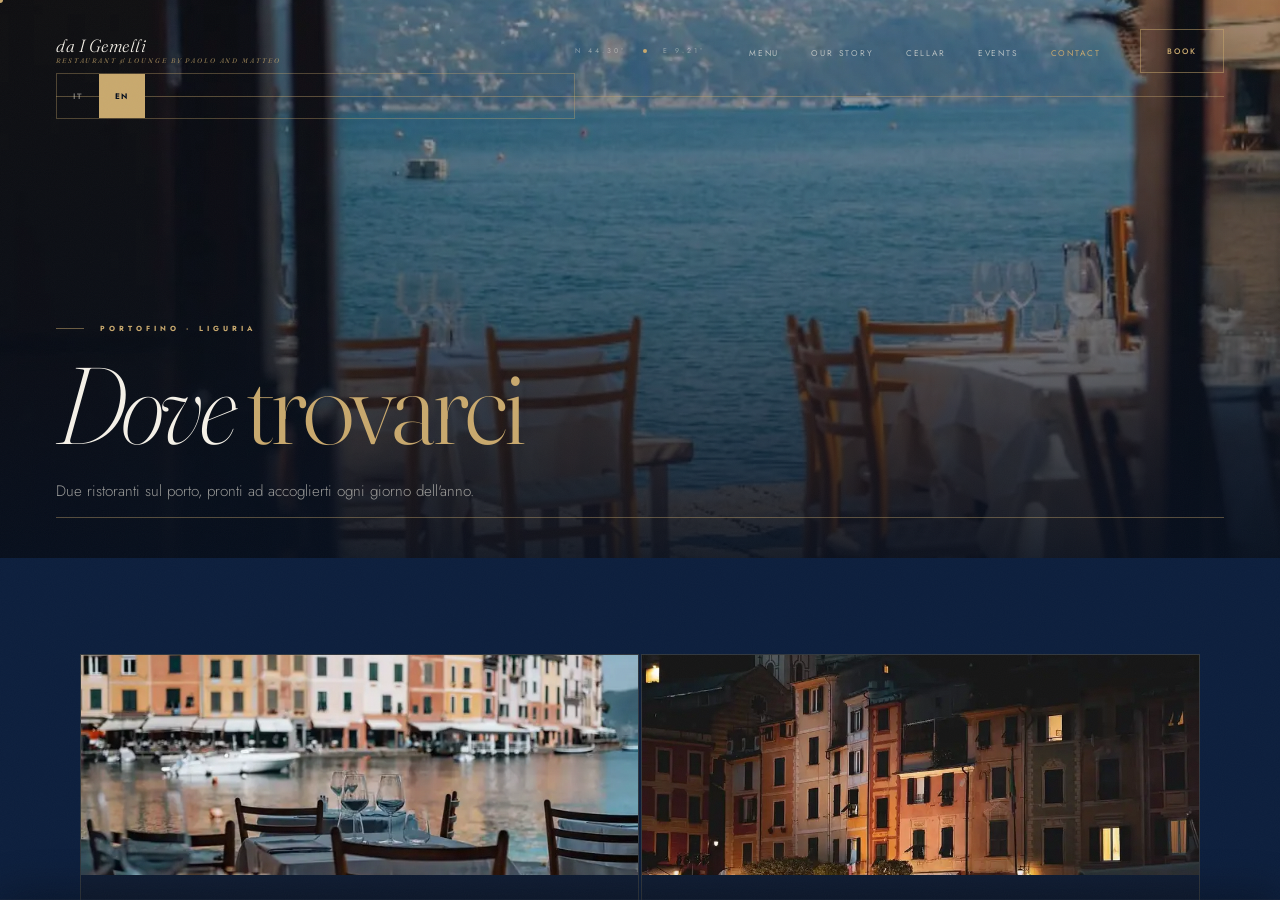
<file: contact.html>
<!DOCTYPE html>
<html lang="en">
<head>
<meta charset="UTF-8"/>
<meta name="viewport" content="width=device-width,initial-scale=1"/>
<meta name="description" content="EN-Dove trovare da I Gemelli a Portofino. Due sedi, orari, telefono, WhatsApp e Google Maps."/>
<meta name="theme-color" content="#07101f"/>
<meta property="og:title" content="Contact & How to Find Us | da I Gemelli · Portofino"/>
<meta property="og:description" content="Dove trovare da I Gemelli a Portofino. Due sedi, orari, telefono, WhatsApp e Google Maps."/>
<title>Contact | Contact & How to Find Us | da I Gemelli · Portofino</title>
<link rel="preconnect" href="https://fonts.googleapis.com"/>
<link rel="preconnect" href="https://fonts.gstatic.com" crossorigin/>
<link rel="preload" as="style" href="https://fonts.googleapis.com/css2?family=Fraunces:ital,opsz,wght@0,9..144,200;0,9..144,300;1,9..144,200;1,9..144,300&family=Jost:wght@300;400;500&display=swap" onload="this.onload=null;this.rel='stylesheet'"/>
<noscript><link rel="stylesheet" href="https://fonts.googleapis.com/css2?family=Fraunces:ital,opsz,wght@0,9..144,200;0,9..144,300;1,9..144,200;1,9..144,300&family=Jost:wght@300;400;500&display=swap"/></noscript>
<link rel="stylesheet" href="../style.css?v=1"/>


<script type="application/ld+json">
{
  "@context":"https://schema.org",
  "@graph":[
    {
      "@type":"Restaurant",
      "@id":"https://daigemelli.com/#molo",
      "name":"da I Gemelli Molo",
      "alternateName":"da I Gemelli",
      "description":"Ristorante di pesce e lounge bar a Portofino dal 1850. Otto generazioni della famiglia Giovannini. Cucina di mare, crudi, oyster bar e cantina vini d'eccellenza.",
      "url":"https://daigemelli.com",
      "telephone":"+390185269089",
      "email":"info@daigemelli.com",
      "image":"https://daigemelli.com/assets/hero.jpg",
      "servesCuisine":["Italian","Seafood","Ligurian","Mediterranean"],
      "priceRange":"€€€€",
      "currenciesAccepted":"EUR",
      "paymentAccepted":"Cash, Credit Card",
      "foundingDate":"1850",
      "address":{
        "@type":"PostalAddress",
        "streetAddress":"Molo Umberto 1-5",
        "addressLocality":"Portofino",
        "addressRegion":"GE",
        "postalCode":"16034",
        "addressCountry":"IT"
      },
      "geo":{
        "@type":"GeoCoordinates",
        "latitude":44.3036,
        "longitude":9.2111
      },
      "openingHoursSpecification":[
        {"@type":"OpeningHoursSpecification","dayOfWeek":["Monday","Wednesday","Thursday","Friday","Saturday","Sunday"],"opens":"12:00","closes":"15:00"},
        {"@type":"OpeningHoursSpecification","dayOfWeek":["Monday","Wednesday","Thursday","Friday","Saturday","Sunday"],"opens":"19:00","closes":"23:00"}
      ],
      "hasMenu":"https://www.daigemelli.com/_files/ugd/67f7ff_ebb62bb31aa44353ab1e8b3e9f1c8681.pdf",
      "sameAs":[
        "https://www.instagram.com/ristorantedaigemelli/",
        "https://www.facebook.com/DaIGemelliPortofino"
      ],
      "parentOrganization":{
        "@type":"Organization",
        "name":"da I Gemelli",
        "foundingDate":"1850",
        "founder":[
          {"@type":"Person","name":"Paolo Giovannini"},
          {"@type":"Person","name":"Matteo Giovannini"}
        ]
      }
    },
    {
      "@type":"Restaurant",
      "@id":"https://daigemelli.com/#marconi",
      "name":"da I Gemelli",
      "description":"Ristorante di pesce e lounge bar a Portofino. Cucina di mare sul porto.",
      "url":"https://daigemelli.com",
      "telephone":"+390185269257",
      "email":"info@daigemelli.com",
      "servesCuisine":["Italian","Seafood","Ligurian"],
      "priceRange":"€€€€",
      "address":{
        "@type":"PostalAddress",
        "streetAddress":"Calata Marconi 7",
        "addressLocality":"Portofino",
        "addressRegion":"GE",
        "postalCode":"16034",
        "addressCountry":"IT"
      },
      "geo":{
        "@type":"GeoCoordinates",
        "latitude":44.3034,
        "longitude":9.2108
      },
      "openingHoursSpecification":[
        {"@type":"OpeningHoursSpecification","dayOfWeek":["Monday","Tuesday","Wednesday","Friday","Saturday","Sunday"],"opens":"12:00","closes":"15:00"},
        {"@type":"OpeningHoursSpecification","dayOfWeek":["Monday","Tuesday","Wednesday","Friday","Saturday","Sunday"],"opens":"19:00","closes":"23:00"}
      ]
    },
    {
      "@type":"WebSite",
      "@id":"https://daigemelli.com/#website",
      "url":"https://daigemelli.com",
      "name":"da I Gemelli · Portofino",
      "inLanguage":["it","en"],
      "description":"Ristorante di pesce e lounge bar a Portofino dal 1850."
    }
  ]
}
</script>
<link rel="alternate" hreflang="en" href="https://daigemelli.com/contatti"/>
<link rel="alternate" hreflang="en" href="https://daigemelli.com/en/contact"/>
<link rel="alternate" hreflang="x-default" href="https://daigemelli.com/contatti"/>
<link rel="icon" type="image/svg+xml" href="../favicon.svg"/>
<link rel="icon" type="image/png" sizes="32x32" href="../favicon-32x32.png"/>
<link rel="icon" type="image/png" sizes="16x16" href="../favicon-16x16.png"/>
<link rel="apple-touch-icon" sizes="180x180" href="../apple-touch-icon.png"/>
<link rel="manifest" href="../site.webmanifest"/>
<meta name="theme-color" content="#07101f"/>
<link rel="canonical" href="https://daigemelli.com/en/contact"/>
</head>
<body class="">
<a class="skip" href="#main">Skip to content</a>

<nav class="nav" aria-label="Principale">
  <a class="nav__brand" href="../index.html" aria-label="da I Gemelli Portofino">
    <div class="nav__brand-name" style="font-family:var(--serif);font-size:1.1rem;font-weight:300;font-style:italic;color:var(--cream);letter-spacing:.03em;font-variation-settings:'opsz' 60">da I Gemelli</div>
    <div class="nav__brand-sub">Restaurant &amp; Lounge by Paolo and Matteo</div>
  </a>
  <div class="nav__center">
    <div class="nav__coord">
      <span>N 44.30°</span><span class="dot"></span><span>E 9.21°</span>
    </div>
  </div>
  <div class="nav__right">
    <ul class="nav__links"><li><a href="menu.html" class="">Menu</a></li><li><a href="our-story.html" class="">Our Story</a></li><li><a href="cellar.html" class="">Cellar</a></li><li><a href="events.html" class="">Events</a></li><li><a href="contact.html" class="active">Contact</a></li></ul>
    <a class="nav__cta" href="https://www.daigemelli.com/prenotazioni" target="_blank" rel="noopener"><span>Book</span></a>
    <button class="burger" aria-label="Menu" aria-expanded="false"><span></span><span></span><span></span></button>
  </div>


<div class="lang-toggle">
      <a href="../index.html" class="lang-btn" hreflang="it">IT</a>
      <span class="lang-btn active">EN</span>
    </div>
</nav>
<div class="mmenu" id="mmenu" role="dialog" aria-modal="true" aria-label="Menu mobile">
  <ul class="mmenu__nav"><li><a href="menu.html">Menu</a></li><li><a href="our-story.html">Our Story</a></li><li><a href="cellar.html">Cellar</a></li><li><a href="events.html">Events</a></li><li><a href="contact.html">Contact</a></li></ul>
    <div class="mmenu__lang">
    <a href="../index.html" class="mmenu__lang-btn">IT</a>
    <span class="mmenu__lang-btn active">EN</span>
  </div>
  <div class="mmenu__cta-wrap">
    <a class="mmenu__cta" href="https://www.daigemelli.com/prenotazioni" target="_blank" rel="noopener">Book a Table</a>
  </div>
  <div class="mmenu__social">
    <a href="https://www.instagram.com/ristorantedaigemelli/" target="_blank" rel="noopener" aria-label="Instagram"><svg viewBox="0 0 24 24" fill="none" stroke="currentColor" stroke-width="1.5" stroke-linecap="round" stroke-linejoin="round"><rect x="3" y="3" width="18" height="18" rx="5"/><path d="M16 11.37A4 4 0 1 1 12.63 8 4 4 0 0 1 16 11.37z"/><circle cx="17.5" cy="6.5" r=".6" fill="currentColor"/></svg></a>
    <a href="https://www.facebook.com/DaIGemelliPortofino" target="_blank" rel="noopener" aria-label="Facebook"><svg viewBox="0 0 24 24" fill="none" stroke="currentColor" stroke-width="1.5" stroke-linecap="round" stroke-linejoin="round"><path d="M18 2h-3a5 5 0 0 0-5 5v3H7v4h3v8h4v-8h3l1-4h-4V7a1 1 0 0 1 1-1h3z"/></svg></a>
  </div>
</div>
<main id="main">
<div class="page-hero">
  <div class="page-hero__bg"><img src="[data-uri]" alt="Terrazza da I Gemelli con vista mare" class="" loading="eager"/></div>
  <div class="page-hero__veil"></div>
  <div class="page-hero__frame-t"></div>
  <div class="page-hero__frame-b"></div>
  <div class="page-hero__content">
    <p class="page-hero__tag"><span class="hline"></span> Portofino · Liguria</p>
    <h1 class="page-hero__h1">Dove <em>trovarci</em></h1>
    <p class="page-hero__sub">Due ristoranti sul porto, pronti ad accoglierti ogni giorno dell'anno.</p>
  </div>
</div>


<!-- Location cards -->
<section style="background:var(--bg1);padding:6rem 0 0">
  <div class="wrap">
    <div class="contatti-locations">
      <div class="c-loc-card reveal">
        <div class="c-loc-card__img"><img src="[data-uri]" alt="Tavoli da I Gemelli Molo" class="" loading="lazy"/></div>
        <div class="c-loc-card__body">
          <p class="c-loc-card__tag">Sede I</p>
          <h2 class="c-loc-card__name">da I Gemelli Molo</h2>
          <address class="c-loc-card__addr">Molo Umberto 1-5 · 16034 Portofino (GE)</address>
          <div class="c-loc-card__info">
            <div class="c-loc-info"><span class="c-loc-info__label">Telefono</span><a href="tel:+390185269089" class="c-loc-info__val">+39 0185 269089</a></div>
            <div class="c-loc-info"><span class="c-loc-info__label">Giorno di chiusura</span><span class="c-loc-info__val" style="color:var(--terra)">Martedì</span></div>
            <div class="c-loc-info"><span class="c-loc-info__label">Pranzo</span><span class="c-loc-info__val">12:00 – 15:00</span></div>
            <div class="c-loc-info"><span class="c-loc-info__label">Cena</span><span class="c-loc-info__val">19:00 – 23:00</span></div>
          </div>
          <a href="https://maps.google.com/?q=Molo+Umberto+1-5+Portofino" target="_blank" rel="noopener" class="c-loc-card__map">Apri in Google Maps →</a>
        </div>
      </div>
      <div class="c-loc-card reveal d1">
        <div class="c-loc-card__img"><img src="[data-uri]" alt="Portofino by night" class="" loading="lazy"/></div>
        <div class="c-loc-card__body">
          <p class="c-loc-card__tag">Sede II</p>
          <h2 class="c-loc-card__name">da I Gemelli</h2>
          <address class="c-loc-card__addr">Calata Marconi 7 · 16034 Portofino (GE)</address>
          <div class="c-loc-card__info">
            <div class="c-loc-info"><span class="c-loc-info__label">Telefono</span><a href="tel:+390185269257" class="c-loc-info__val">+39 0185 269257</a></div>
            <div class="c-loc-info"><span class="c-loc-info__label">Giorno di chiusura</span><span class="c-loc-info__val" style="color:var(--terra)">Giovedì</span></div>
            <div class="c-loc-info"><span class="c-loc-info__label">Pranzo</span><span class="c-loc-info__val">12:00 – 15:00</span></div>
            <div class="c-loc-info"><span class="c-loc-info__label">Cena</span><span class="c-loc-info__val">19:00 – 23:00</span></div>
          </div>
          <a href="https://maps.google.com/?q=Calata+Marconi+7+Portofino" target="_blank" rel="noopener" class="c-loc-card__map">Apri in Google Maps →</a>
        </div>
      </div>
    </div>
  </div>
</section>

<!-- Contact bar -->
<section class="c-contact-bar">
  <div class="wrap">
    <div class="c-contact-bar__grid">
      <div class="c-contact-item reveal">
        <p class="c-contact-item__label">WhatsApp</p>
        <p class="c-contact-item__desc">Prenota, info sul Loft o eventi privati. Risposta entro poche ore.</p>
        <a class="btn btn--wa" href="https://wa.me/393335297759?text=Ciao%2C%20vorrei%20informazioni%20su%20da%20I%20Gemelli" target="_blank" rel="noopener">
          <span><svg viewBox="0 0 24 24" fill="currentColor" aria-hidden="true"><path d="M17.472 14.382c-.297-.149-1.758-.867-2.03-.967-.273-.099-.471-.148-.67.15-.197.297-.767.966-.94 1.164-.173.199-.347.223-.644.075-.297-.15-1.255-.463-2.39-1.475-.883-.788-1.48-1.761-1.653-2.059-.173-.297-.018-.458.13-.606.134-.133.298-.347.446-.52.149-.174.198-.298.298-.497.099-.198.05-.371-.025-.52-.075-.149-.669-1.612-.916-2.207-.242-.579-.487-.5-.669-.51-.173-.008-.371-.01-.57-.01-.198 0-.52.074-.792.372-.272.297-1.04 1.016-1.04 2.479 0 1.462 1.065 2.875 1.213 3.074.149.198 2.096 3.2 5.077 4.487.709.306 1.262.489 1.694.625.712.227 1.36.195 1.871.118.571-.085 1.758-.719 2.006-1.413.248-.694.248-1.289.173-1.413-.074-.124-.272-.198-.57-.347m-5.421 7.403h-.004a9.87 9.87 0 0 1-5.031-1.378l-.361-.214-3.741.982.998-3.648-.235-.374a9.86 9.86 0 0 1-1.51-5.26c.001-5.45 4.436-9.884 9.888-9.884 2.64 0 5.122 1.03 6.988 2.898a9.825 9.825 0 0 1 2.893 6.994c-.003 5.45-4.437 9.884-9.885 9.884m8.413-18.297A11.815 11.815 0 0 0 12.05 0C5.495 0 .16 5.335.157 11.892c0 2.096.547 4.142 1.588 5.945L.057 24l6.305-1.654a11.882 11.882 0 0 0 5.683 1.448h.005c6.554 0 11.89-5.335 11.893-11.893a11.821 11.821 0 0 0-3.48-8.413Z"/></svg> Scrivici</span>
        </a>
        <p style="font-size:.7rem;color:rgba(245,241,232,.3);margin-top:.8rem">+39 333 529 7759</p>
      </div>
      <div class="c-contact-item reveal d1" style="border-left:1px solid var(--line);border-right:1px solid var(--line)">
        <p class="c-contact-item__label">Email</p>
        <p class="c-contact-item__desc">Preventivi eventi, richieste formali e collaborazioni.</p>
        <a href="mailto:info@daigemelli.com" class="btn btn--outline"><span>info@daigemelli.com</span></a>
      </div>
      <div class="c-contact-item reveal d2">
        <p class="c-contact-item__label">Social</p>
        <p class="c-contact-item__desc">Seguici per piatti del giorno, eventi e vita sul porto.</p>
        <div style="display:flex;gap:.8rem;flex-wrap:wrap;margin-top:1.2rem">
          <a href="https://www.instagram.com/ristorantedaigemelli/" target="_blank" rel="noopener" class="c-social-btn"><svg viewBox="0 0 24 24" fill="none" stroke="currentColor" stroke-width="1.5" stroke-linecap="round" stroke-linejoin="round"><rect x="3" y="3" width="18" height="18" rx="5"/><path d="M16 11.37A4 4 0 1 1 12.63 8 4 4 0 0 1 16 11.37z"/><circle cx="17.5" cy="6.5" r=".6" fill="currentColor"/></svg> Instagram</a>
          <a href="https://www.facebook.com/DaIGemelliPortofino" target="_blank" rel="noopener" class="c-social-btn"><svg viewBox="0 0 24 24" fill="none" stroke="currentColor" stroke-width="1.5" stroke-linecap="round" stroke-linejoin="round"><path d="M18 2h-3a5 5 0 0 0-5 5v3H7v4h3v8h4v-8h3l1-4h-4V7a1 1 0 0 1 1-1h3z"/></svg> Facebook</a>
        </div>
      </div>
    </div>
  </div>
</section>

<!-- Come arrivare -->
<section style="background:var(--bg2);padding:6rem 0;border-top:1px solid var(--line)">
  <div class="wrap">
    <p class="sec-tag reveal" style="justify-content:center"><span class="hline"></span> Come arrivare <span class="hline"></span></p>
    <h2 class="sec-h light reveal d1" style="text-align:center;margin-bottom:3rem">Raggiungici a <em>Portofino</em></h2>
    <div class="c-arrive-grid">
      <div class="c-arrive-item reveal"><p class="c-arrive-icon">⚓</p><p class="c-arrive-title">In Barca</p><p class="c-arrive-desc">Il ristorante è a pochi metri dall'approdo del Molo. Banchine per ormeggio disponibili nel porto.</p></div>
      <div class="c-arrive-item reveal d1"><p class="c-arrive-icon">🚗</p><p class="c-arrive-title">In Auto</p><p class="c-arrive-desc">Parcheggio a Santa Margherita Ligure. Da lì navetta o taxi-boat per Portofino (10 min).</p></div>
      <div class="c-arrive-item reveal d2"><p class="c-arrive-icon">🚢</p><p class="c-arrive-title">In Traghetto</p><p class="c-arrive-desc">Battelli da Rapallo, S. Margherita Ligure e Camogli. Arrivo diretto al porto.</p></div>
      <div class="c-arrive-item reveal d3"><p class="c-arrive-icon">🚂</p><p class="c-arrive-title">In Treno</p><p class="c-arrive-desc">Stazione Santa Margherita Ligure (Genova–La Spezia). Bus o taxi fino a Portofino (15 min).</p></div>
    </div>
  </div>
</section>

<div class="map-wrap">
  <iframe src="https://www.google.com/maps?q=Portofino+Molo+Umberto+Ristorante&output=embed&hl=it"
    loading="lazy" referrerpolicy="no-referrer-when-downgrade"
    title="da I Gemelli Portofino" aria-label="Mappa Portofino"></iframe>
</div>


<div class="fullbleed fullbleed--mid">
  <div class="fullbleed__img"><img src="[data-uri]" alt="Tavoli da I Gemelli con vista porto" class="" loading="lazy"/></div>
  <div class="fullbleed__veil" style="background:rgba(7,16,31,.7)"></div>
  <div class="fullbleed__content" style="display:flex;align-items:center;justify-content:center;height:100%;text-align:center">
    <div>
      <p class="sec-h light reveal" style="font-size:clamp(2rem,4.5vw,5rem)"><em>Ci vediamo</em><br/>a Portofino</p>
      <p class="reveal d1" style="margin-top:1.5rem">
        <a class="btn btn--gold" href="https://www.daigemelli.com/prenotazioni" target="_blank" rel="noopener"><span>Prenota il tuo tavolo</span></a>
      </p>
    </div>
  </div>
</div>
</main>
<footer class="footer" aria-label="Footer">
  <div class="wrap">
    <div class="footer__wordmark" aria-hidden="true">da I Gemelli</div>
    <div class="footer__grid">
      <div>
        <p class="footer__brand">da I Gemelli</p>
        <p class="footer__tag">Seafood restaurant and lounge bar on the port of Portofino. Eight generations of the Giovannini family since 1850.</p>
        <div class="footer__social">
          <a href="https://www.instagram.com/ristorantedaigemelli/" target="_blank" rel="noopener" aria-label="Instagram"><svg viewBox="0 0 24 24" fill="none" stroke="currentColor" stroke-width="1.5" stroke-linecap="round" stroke-linejoin="round"><rect x="3" y="3" width="18" height="18" rx="5"/><path d="M16 11.37A4 4 0 1 1 12.63 8 4 4 0 0 1 16 11.37z"/><circle cx="17.5" cy="6.5" r=".6" fill="currentColor"/></svg></a>
          <a href="https://www.facebook.com/DaIGemelliPortofino" target="_blank" rel="noopener" aria-label="Facebook"><svg viewBox="0 0 24 24" fill="none" stroke="currentColor" stroke-width="1.5" stroke-linecap="round" stroke-linejoin="round"><path d="M18 2h-3a5 5 0 0 0-5 5v3H7v4h3v8h4v-8h3l1-4h-4V7a1 1 0 0 1 1-1h3z"/></svg></a>
          <a href="https://wa.me/393335297759?text=Ciao%2C%20vorrei%20informazioni%20su%20da%20I%20Gemelli" target="_blank" rel="noopener" aria-label="WhatsApp" style="background:#25D366;border-color:#25D366;color:#fff"><svg viewBox="0 0 24 24" fill="currentColor" aria-hidden="true"><path d="M17.472 14.382c-.297-.149-1.758-.867-2.03-.967-.273-.099-.471-.148-.67.15-.197.297-.767.966-.94 1.164-.173.199-.347.223-.644.075-.297-.15-1.255-.463-2.39-1.475-.883-.788-1.48-1.761-1.653-2.059-.173-.297-.018-.458.13-.606.134-.133.298-.347.446-.52.149-.174.198-.298.298-.497.099-.198.05-.371-.025-.52-.075-.149-.669-1.612-.916-2.207-.242-.579-.487-.5-.669-.51-.173-.008-.371-.01-.57-.01-.198 0-.52.074-.792.372-.272.297-1.04 1.016-1.04 2.479 0 1.462 1.065 2.875 1.213 3.074.149.198 2.096 3.2 5.077 4.487.709.306 1.262.489 1.694.625.712.227 1.36.195 1.871.118.571-.085 1.758-.719 2.006-1.413.248-.694.248-1.289.173-1.413-.074-.124-.272-.198-.57-.347m-5.421 7.403h-.004a9.87 9.87 0 0 1-5.031-1.378l-.361-.214-3.741.982.998-3.648-.235-.374a9.86 9.86 0 0 1-1.51-5.26c.001-5.45 4.436-9.884 9.888-9.884 2.64 0 5.122 1.03 6.988 2.898a9.825 9.825 0 0 1 2.893 6.994c-.003 5.45-4.437 9.884-9.885 9.884m8.413-18.297A11.815 11.815 0 0 0 12.05 0C5.495 0 .16 5.335.157 11.892c0 2.096.547 4.142 1.588 5.945L.057 24l6.305-1.654a11.882 11.882 0 0 0 5.683 1.448h.005c6.554 0 11.89-5.335 11.893-11.893a11.821 11.821 0 0 0-3.48-8.413Z"/></svg></a>
        </div>
      </div>
      <div class="footer__col">
        <h4>da I Gemelli Molo</h4>
        <address>Molo Umberto 1-5<br/>16034 Portofino (GE)<br/><br/>
          <a href="tel:+390185269089">+39 0185 269089</a><br/>Closed Tuesday
        </address>
      </div>
      <div class="footer__col">
        <h4>da I Gemelli</h4>
        <address>Calata Marconi 7<br/>16034 Portofino (GE)<br/><br/>
          <a href="tel:+390185269257">+39 0185 269257</a><br/>Closed Thursday
        </address>
      </div>
      <div class="footer__col">
        <h4>Orari</h4>
        <p>Lunch: 12:00 – 15:00<br/>Dinner: 19:00 – 23:00</p>
        <h4 style="margin-top:1.5rem">Contact</h4>
        <p><a href="mailto:info@daigemelli.com">info@daigemelli.com</a><br/>
        <a href="https://wa.me/393335297759?text=Ciao%2C%20vorrei%20informazioni%20su%20da%20I%20Gemelli">WhatsApp</a></p>
      </div>
    </div>
    <div class="footer__bottom">
      <p class="footer__copy">&copy; MMXXVI da I Gemelli · Portofino</p>
      <p class="footer__piva">Giovannini Matteo &amp; C. snc · VAT IT00179550991</p>
    </div>
  </div>
</footer>
<a class="wa-float" href="https://wa.me/393335297759?text=Ciao%2C%20vorrei%20informazioni%20su%20da%20I%20Gemelli" target="_blank" rel="noopener" aria-label="WhatsApp"><svg viewBox="0 0 24 24" fill="currentColor" aria-hidden="true"><path d="M17.472 14.382c-.297-.149-1.758-.867-2.03-.967-.273-.099-.471-.148-.67.15-.197.297-.767.966-.94 1.164-.173.199-.347.223-.644.075-.297-.15-1.255-.463-2.39-1.475-.883-.788-1.48-1.761-1.653-2.059-.173-.297-.018-.458.13-.606.134-.133.298-.347.446-.52.149-.174.198-.298.298-.497.099-.198.05-.371-.025-.52-.075-.149-.669-1.612-.916-2.207-.242-.579-.487-.5-.669-.51-.173-.008-.371-.01-.57-.01-.198 0-.52.074-.792.372-.272.297-1.04 1.016-1.04 2.479 0 1.462 1.065 2.875 1.213 3.074.149.198 2.096 3.2 5.077 4.487.709.306 1.262.489 1.694.625.712.227 1.36.195 1.871.118.571-.085 1.758-.719 2.006-1.413.248-.694.248-1.289.173-1.413-.074-.124-.272-.198-.57-.347m-5.421 7.403h-.004a9.87 9.87 0 0 1-5.031-1.378l-.361-.214-3.741.982.998-3.648-.235-.374a9.86 9.86 0 0 1-1.51-5.26c.001-5.45 4.436-9.884 9.888-9.884 2.64 0 5.122 1.03 6.988 2.898a9.825 9.825 0 0 1 2.893 6.994c-.003 5.45-4.437 9.884-9.885 9.884m8.413-18.297A11.815 11.815 0 0 0 12.05 0C5.495 0 .16 5.335.157 11.892c0 2.096.547 4.142 1.588 5.945L.057 24l6.305-1.654a11.882 11.882 0 0 0 5.683 1.448h.005c6.554 0 11.89-5.335 11.893-11.893a11.821 11.821 0 0 0-3.48-8.413Z"/></svg></a>
<script src="../main.js" defer></script>
<a class="mobile-cta-sticky" href="https://www.daigemelli.com/prenotazioni" target="_blank" rel="noopener" aria-label="Book a table">Book a Table</a>
</body>
</html>
</file>
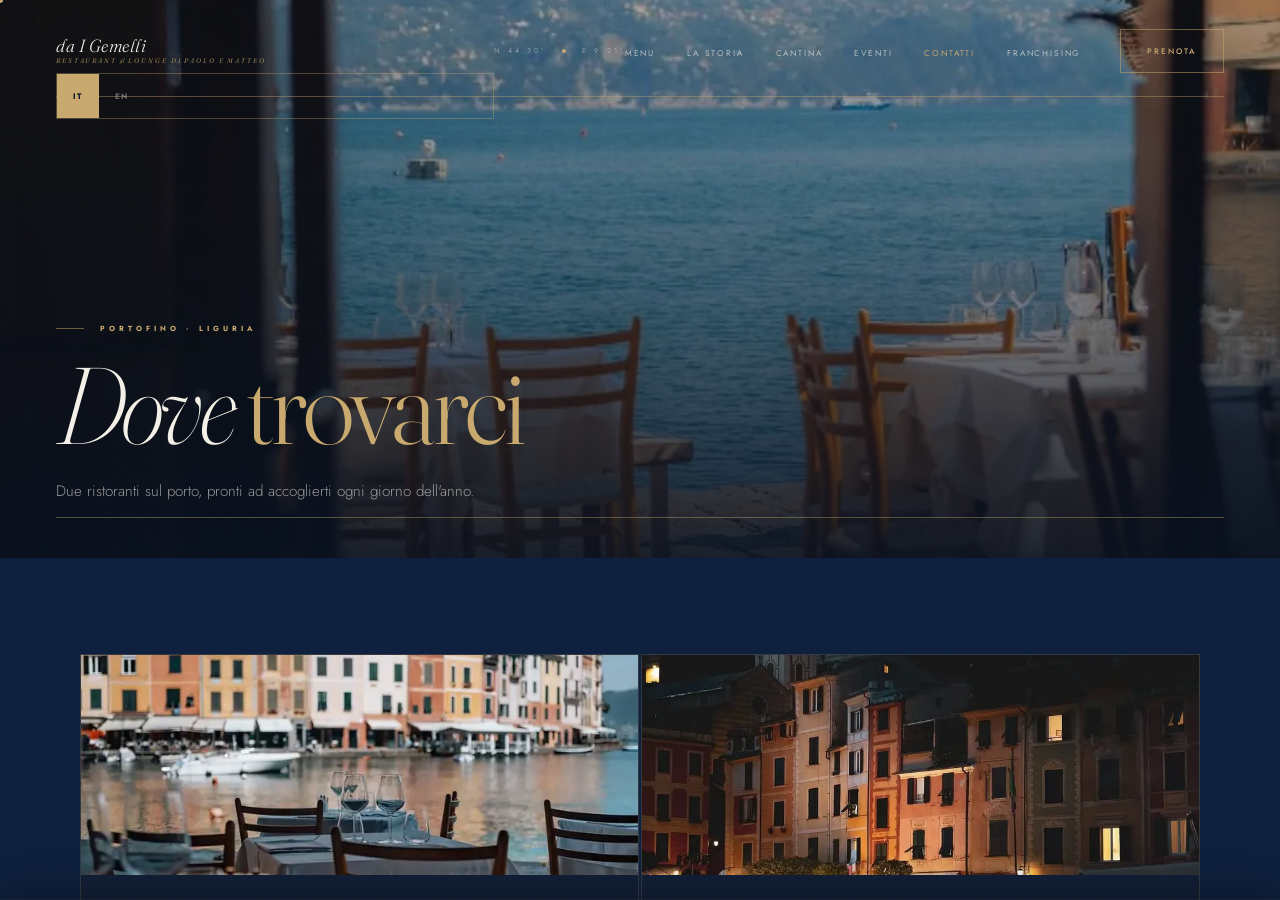
<file: contatti.html>
<!DOCTYPE html>
<html lang="it">
<head>
<meta charset="UTF-8"/>
<meta name="viewport" content="width=device-width,initial-scale=1"/>
<meta name="description" content="Dove trovare da I Gemelli a Portofino. Due sedi, orari, telefono, WhatsApp e Google Maps."/>
<meta name="theme-color" content="#07101f"/>
<meta property="og:title" content="Contatti & Dove Trovarci | da I Gemelli · Portofino"/>
<meta property="og:description" content="Dove trovare da I Gemelli a Portofino. Due sedi, orari, telefono, WhatsApp e Google Maps."/>
<title>Contatti & Dove Trovarci | da I Gemelli · Portofino</title>
<link rel="preconnect" href="https://fonts.googleapis.com"/>
<link rel="preconnect" href="https://fonts.gstatic.com" crossorigin/>
<link rel="preload" as="style" href="https://fonts.googleapis.com/css2?family=Fraunces:ital,opsz,wght@0,9..144,200;0,9..144,300;1,9..144,200;1,9..144,300&family=Jost:wght@300;400;500&display=swap" onload="this.onload=null;this.rel='stylesheet'"/>
<noscript><link rel="stylesheet" href="https://fonts.googleapis.com/css2?family=Fraunces:ital,opsz,wght@0,9..144,200;0,9..144,300;1,9..144,200;1,9..144,300&family=Jost:wght@300;400;500&display=swap"/></noscript>
<link rel="stylesheet" href="style.css?v=1"/>


<script type="application/ld+json">
{
  "@context":"https://schema.org",
  "@graph":[
    {
      "@type":"Restaurant",
      "@id":"https://daigemelli.com/#molo",
      "name":"da I Gemelli Molo",
      "alternateName":"da I Gemelli",
      "description":"Ristorante di pesce e lounge bar a Portofino dal 1850. Otto generazioni della famiglia Giovannini. Cucina di mare, crudi, oyster bar e cantina vini d'eccellenza.",
      "url":"https://daigemelli.com",
      "telephone":"+390185269089",
      "email":"info@daigemelli.com",
      "image":"https://daigemelli.com/assets/hero.jpg",
      "servesCuisine":["Italian","Seafood","Ligurian","Mediterranean"],
      "priceRange":"€€€€",
      "currenciesAccepted":"EUR",
      "paymentAccepted":"Cash, Credit Card",
      "foundingDate":"1850",
      "address":{
        "@type":"PostalAddress",
        "streetAddress":"Molo Umberto 1-5",
        "addressLocality":"Portofino",
        "addressRegion":"GE",
        "postalCode":"16034",
        "addressCountry":"IT"
      },
      "geo":{
        "@type":"GeoCoordinates",
        "latitude":44.3036,
        "longitude":9.2111
      },
      "openingHoursSpecification":[
        {"@type":"OpeningHoursSpecification","dayOfWeek":["Monday","Wednesday","Thursday","Friday","Saturday","Sunday"],"opens":"12:00","closes":"15:00"},
        {"@type":"OpeningHoursSpecification","dayOfWeek":["Monday","Wednesday","Thursday","Friday","Saturday","Sunday"],"opens":"19:00","closes":"23:00"}
      ],
      "hasMenu":"https://www.daigemelli.com/_files/ugd/67f7ff_ebb62bb31aa44353ab1e8b3e9f1c8681.pdf",
      "sameAs":[
        "https://www.instagram.com/ristorantedaigemelli/",
        "https://www.facebook.com/DaIGemelliPortofino"
      ],
      "parentOrganization":{
        "@type":"Organization",
        "name":"da I Gemelli",
        "foundingDate":"1850",
        "founder":[
          {"@type":"Person","name":"Paolo Giovannini"},
          {"@type":"Person","name":"Matteo Giovannini"}
        ]
      }
    },
    {
      "@type":"Restaurant",
      "@id":"https://daigemelli.com/#marconi",
      "name":"da I Gemelli",
      "description":"Ristorante di pesce e lounge bar a Portofino. Cucina di mare sul porto.",
      "url":"https://daigemelli.com",
      "telephone":"+390185269257",
      "email":"info@daigemelli.com",
      "servesCuisine":["Italian","Seafood","Ligurian"],
      "priceRange":"€€€€",
      "address":{
        "@type":"PostalAddress",
        "streetAddress":"Calata Marconi 7",
        "addressLocality":"Portofino",
        "addressRegion":"GE",
        "postalCode":"16034",
        "addressCountry":"IT"
      },
      "geo":{
        "@type":"GeoCoordinates",
        "latitude":44.3034,
        "longitude":9.2108
      },
      "openingHoursSpecification":[
        {"@type":"OpeningHoursSpecification","dayOfWeek":["Monday","Tuesday","Wednesday","Friday","Saturday","Sunday"],"opens":"12:00","closes":"15:00"},
        {"@type":"OpeningHoursSpecification","dayOfWeek":["Monday","Tuesday","Wednesday","Friday","Saturday","Sunday"],"opens":"19:00","closes":"23:00"}
      ]
    },
    {
      "@type":"WebSite",
      "@id":"https://daigemelli.com/#website",
      "url":"https://daigemelli.com",
      "name":"da I Gemelli · Portofino",
      "inLanguage":["it","en"],
      "description":"Ristorante di pesce e lounge bar a Portofino dal 1850."
    }
  ]
}
</script>
<link rel="alternate" hreflang="it" href="https://daigemelli.com/contatti"/>
<link rel="alternate" hreflang="en" href="https://daigemelli.com/en/contact"/>
<link rel="alternate" hreflang="x-default" href="https://daigemelli.com/contatti"/>
<link rel="icon" type="image/svg+xml" href="/favicon.svg"/>
<link rel="icon" type="image/png" sizes="32x32" href="/favicon-32x32.png"/>
<link rel="icon" type="image/png" sizes="16x16" href="/favicon-16x16.png"/>
<link rel="apple-touch-icon" sizes="180x180" href="/apple-touch-icon.png"/>
<link rel="manifest" href="/site.webmanifest"/>
<meta name="theme-color" content="#07101f"/>
<link rel="canonical" href="https://daigemelli.com/contatti"/>
</head>
<body class="">
<a class="skip" href="#main">Salta al contenuto</a>

<nav class="nav" aria-label="Principale">
  <a class="nav__brand" href="index.html" aria-label="da I Gemelli Portofino">
    <div class="nav__brand-name" style="font-family:var(--serif);font-size:1.1rem;font-weight:300;font-style:italic;color:var(--cream);letter-spacing:.03em;font-variation-settings:'opsz' 60">da I Gemelli</div>
    <div class="nav__brand-sub">Restaurant &amp; Lounge di Paolo e Matteo</div>
  </a>
  <div class="nav__center">
    <div class="nav__coord">
      <span>N 44.30°</span><span class="dot"></span><span>E 9.21°</span>
    </div>
  </div>
  <div class="nav__right">
    <ul class="nav__links"><li><a href="menu.html" class="">Menu</a></li><li><a href="storia.html" class="">La Storia</a></li><li><a href="cantina.html" class="">Cantina</a></li><li><a href="eventi.html" class="">Eventi</a></li><li><a href="contatti.html" class="active">Contatti</a></li><li><a href="franchising.html" class="">Franchising</a></li></ul>
    <a class="nav__cta" data-mag href="https://www.daigemelli.com/prenotazioni" target="_blank" rel="noopener"><span>Prenota</span></a>
    <button class="burger" aria-label="Menu" aria-expanded="false"><span></span><span></span><span></span></button>
  </div>


<div class="lang-toggle">
      <span class="lang-btn active">IT</span>
      <a href="en/contact.html" class="lang-btn" hreflang="en">EN</a>
    </div>
</nav>
<div class="mmenu" id="mmenu" role="dialog" aria-modal="true" aria-label="Menu mobile">
  <ul class="mmenu__nav"><li><a href="menu.html">Menu</a></li><li><a href="storia.html">La Storia</a></li><li><a href="cantina.html">Cantina</a></li><li><a href="eventi.html">Eventi</a></li><li><a href="contatti.html">Contatti</a></li>
      <li><a href="franchising.html">Franchising</a></li></ul>
    <div class="mmenu__lang">
    <span class="mmenu__lang-btn active">IT</span>
    <a href="en/index.html" class="mmenu__lang-btn">EN</a>
  </div>
  <div class="mmenu__cta-wrap">
    <a class="mmenu__cta" href="https://www.daigemelli.com/prenotazioni" target="_blank" rel="noopener">Prenota un Tavolo</a>
  </div>
  <div class="mmenu__social">
    <a href="https://www.instagram.com/ristorantedaigemelli/" target="_blank" rel="noopener" aria-label="Instagram"><svg viewBox="0 0 24 24" fill="none" stroke="currentColor" stroke-width="1.5" stroke-linecap="round" stroke-linejoin="round"><rect x="3" y="3" width="18" height="18" rx="5"/><path d="M16 11.37A4 4 0 1 1 12.63 8 4 4 0 0 1 16 11.37z"/><circle cx="17.5" cy="6.5" r=".6" fill="currentColor"/></svg></a>
    <a href="https://www.facebook.com/DaIGemelliPortofino" target="_blank" rel="noopener" aria-label="Facebook"><svg viewBox="0 0 24 24" fill="none" stroke="currentColor" stroke-width="1.5" stroke-linecap="round" stroke-linejoin="round"><path d="M18 2h-3a5 5 0 0 0-5 5v3H7v4h3v8h4v-8h3l1-4h-4V7a1 1 0 0 1 1-1h3z"/></svg></a>
  </div>
</div>
<main id="main">
<div class="page-hero">
  <div class="page-hero__bg"><img src="[data-uri]" alt="Terrazza da I Gemelli con vista mare" class="" loading="eager"/></div>
  <div class="page-hero__veil"></div>
  <div class="page-hero__frame-t"></div>
  <div class="page-hero__frame-b"></div>
  <div class="page-hero__content">
    <p class="page-hero__tag"><span class="hline"></span> Portofino · Liguria</p>
    <h1 class="page-hero__h1">Dove <em>trovarci</em></h1>
    <p class="page-hero__sub">Due ristoranti sul porto, pronti ad accoglierti ogni giorno dell'anno.</p>
  </div>
</div>


<!-- Location cards -->
<section style="background:var(--bg1);padding:6rem 0 0">
  <div class="wrap">
    <div class="contatti-locations">
      <div class="c-loc-card reveal">
        <div class="c-loc-card__img"><img src="[data-uri]" alt="Tavoli da I Gemelli Molo" class="" loading="lazy"/></div>
        <div class="c-loc-card__body">
          <p class="c-loc-card__tag">Sede I</p>
          <h2 class="c-loc-card__name">da I Gemelli Molo</h2>
          <address class="c-loc-card__addr">Molo Umberto 1-5 · 16034 Portofino (GE)</address>
          <div class="c-loc-card__info">
            <div class="c-loc-info"><span class="c-loc-info__label">Telefono</span><a href="tel:+390185269089" class="c-loc-info__val">+39 0185 269089</a></div>
            <div class="c-loc-info"><span class="c-loc-info__label">Giorno di chiusura</span><span class="c-loc-info__val" style="color:var(--terra)">Martedì</span></div>
            <div class="c-loc-info"><span class="c-loc-info__label">Pranzo</span><span class="c-loc-info__val">12:00 – 15:00</span></div>
            <div class="c-loc-info"><span class="c-loc-info__label">Cena</span><span class="c-loc-info__val">19:00 – 23:00</span></div>
          </div>
          <a href="https://maps.google.com/?q=Molo+Umberto+1-5+Portofino" target="_blank" rel="noopener" class="c-loc-card__map">Apri in Google Maps →</a>
        </div>
      </div>
      <div class="c-loc-card reveal d1">
        <div class="c-loc-card__img"><img src="[data-uri]" alt="Portofino di notte" class="" loading="lazy"/></div>
        <div class="c-loc-card__body">
          <p class="c-loc-card__tag">Sede II</p>
          <h2 class="c-loc-card__name">da I Gemelli</h2>
          <address class="c-loc-card__addr">Calata Marconi 7 · 16034 Portofino (GE)</address>
          <div class="c-loc-card__info">
            <div class="c-loc-info"><span class="c-loc-info__label">Telefono</span><a href="tel:+390185269257" class="c-loc-info__val">+39 0185 269257</a></div>
            <div class="c-loc-info"><span class="c-loc-info__label">Giorno di chiusura</span><span class="c-loc-info__val" style="color:var(--terra)">Giovedì</span></div>
            <div class="c-loc-info"><span class="c-loc-info__label">Pranzo</span><span class="c-loc-info__val">12:00 – 15:00</span></div>
            <div class="c-loc-info"><span class="c-loc-info__label">Cena</span><span class="c-loc-info__val">19:00 – 23:00</span></div>
          </div>
          <a href="https://maps.google.com/?q=Calata+Marconi+7+Portofino" target="_blank" rel="noopener" class="c-loc-card__map">Apri in Google Maps →</a>
        </div>
      </div>
    </div>
  </div>
</section>

<!-- Contact bar -->
<section class="c-contact-bar">
  <div class="wrap">
    <div class="c-contact-bar__grid">
      <div class="c-contact-item reveal">
        <p class="c-contact-item__label">WhatsApp</p>
        <p class="c-contact-item__desc">Prenota, info sul Loft o eventi privati. Risposta entro poche ore.</p>
        <a class="btn btn--wa" href="https://wa.me/393335297759?text=Ciao%2C%20vorrei%20informazioni%20su%20da%20I%20Gemelli" target="_blank" rel="noopener">
          <span><svg viewBox="0 0 24 24" fill="currentColor" aria-hidden="true"><path d="M17.472 14.382c-.297-.149-1.758-.867-2.03-.967-.273-.099-.471-.148-.67.15-.197.297-.767.966-.94 1.164-.173.199-.347.223-.644.075-.297-.15-1.255-.463-2.39-1.475-.883-.788-1.48-1.761-1.653-2.059-.173-.297-.018-.458.13-.606.134-.133.298-.347.446-.52.149-.174.198-.298.298-.497.099-.198.05-.371-.025-.52-.075-.149-.669-1.612-.916-2.207-.242-.579-.487-.5-.669-.51-.173-.008-.371-.01-.57-.01-.198 0-.52.074-.792.372-.272.297-1.04 1.016-1.04 2.479 0 1.462 1.065 2.875 1.213 3.074.149.198 2.096 3.2 5.077 4.487.709.306 1.262.489 1.694.625.712.227 1.36.195 1.871.118.571-.085 1.758-.719 2.006-1.413.248-.694.248-1.289.173-1.413-.074-.124-.272-.198-.57-.347m-5.421 7.403h-.004a9.87 9.87 0 0 1-5.031-1.378l-.361-.214-3.741.982.998-3.648-.235-.374a9.86 9.86 0 0 1-1.51-5.26c.001-5.45 4.436-9.884 9.888-9.884 2.64 0 5.122 1.03 6.988 2.898a9.825 9.825 0 0 1 2.893 6.994c-.003 5.45-4.437 9.884-9.885 9.884m8.413-18.297A11.815 11.815 0 0 0 12.05 0C5.495 0 .16 5.335.157 11.892c0 2.096.547 4.142 1.588 5.945L.057 24l6.305-1.654a11.882 11.882 0 0 0 5.683 1.448h.005c6.554 0 11.89-5.335 11.893-11.893a11.821 11.821 0 0 0-3.48-8.413Z"/></svg> Scrivici</span>
        </a>
        <p style="font-size:.7rem;color:rgba(245,241,232,.3);margin-top:.8rem">+39 333 529 7759</p>
      </div>
      <div class="c-contact-item reveal d1" style="border-left:1px solid var(--line);border-right:1px solid var(--line)">
        <p class="c-contact-item__label">Email</p>
        <p class="c-contact-item__desc">Preventivi eventi, richieste formali e collaborazioni.</p>
        <a href="mailto:info@daigemelli.com" class="btn btn--outline" data-mag><span>info@daigemelli.com</span></a>
      </div>
      <div class="c-contact-item reveal d2">
        <p class="c-contact-item__label">Social</p>
        <p class="c-contact-item__desc">Seguici per piatti del giorno, eventi e vita sul porto.</p>
        <div style="display:flex;gap:.8rem;flex-wrap:wrap;margin-top:1.2rem">
          <a href="https://www.instagram.com/ristorantedaigemelli/" target="_blank" rel="noopener" class="c-social-btn"><svg viewBox="0 0 24 24" fill="none" stroke="currentColor" stroke-width="1.5" stroke-linecap="round" stroke-linejoin="round"><rect x="3" y="3" width="18" height="18" rx="5"/><path d="M16 11.37A4 4 0 1 1 12.63 8 4 4 0 0 1 16 11.37z"/><circle cx="17.5" cy="6.5" r=".6" fill="currentColor"/></svg> Instagram</a>
          <a href="https://www.facebook.com/DaIGemelliPortofino" target="_blank" rel="noopener" class="c-social-btn"><svg viewBox="0 0 24 24" fill="none" stroke="currentColor" stroke-width="1.5" stroke-linecap="round" stroke-linejoin="round"><path d="M18 2h-3a5 5 0 0 0-5 5v3H7v4h3v8h4v-8h3l1-4h-4V7a1 1 0 0 1 1-1h3z"/></svg> Facebook</a>
        </div>
      </div>
    </div>
  </div>
</section>

<!-- Come arrivare -->
<section style="background:var(--bg2);padding:6rem 0;border-top:1px solid var(--line)">
  <div class="wrap">
    <p class="sec-tag reveal" style="justify-content:center"><span class="hline"></span> Come arrivare <span class="hline"></span></p>
    <h2 class="sec-h light reveal d1" style="text-align:center;margin-bottom:3rem">Raggiungici a <em>Portofino</em></h2>
    <div class="c-arrive-grid">
      <div class="c-arrive-item reveal"><p class="c-arrive-icon">⚓</p><p class="c-arrive-title">In Barca</p><p class="c-arrive-desc">Il ristorante è a pochi metri dall'approdo del Molo. Banchine per ormeggio disponibili nel porto.</p></div>
      <div class="c-arrive-item reveal d1"><p class="c-arrive-icon">🚗</p><p class="c-arrive-title">In Auto</p><p class="c-arrive-desc">Parcheggio a Santa Margherita Ligure. Da lì navetta o taxi-boat per Portofino (10 min).</p></div>
      <div class="c-arrive-item reveal d2"><p class="c-arrive-icon">🚢</p><p class="c-arrive-title">In Traghetto</p><p class="c-arrive-desc">Battelli da Rapallo, S. Margherita Ligure e Camogli. Arrivo diretto al porto.</p></div>
      <div class="c-arrive-item reveal d3"><p class="c-arrive-icon">🚂</p><p class="c-arrive-title">In Treno</p><p class="c-arrive-desc">Stazione Santa Margherita Ligure (Genova–La Spezia). Bus o taxi fino a Portofino (15 min).</p></div>
    </div>
  </div>
</section>

<div class="map-wrap">
  <iframe src="https://www.google.com/maps?q=Portofino+Molo+Umberto+Ristorante&output=embed&hl=it"
    loading="lazy" referrerpolicy="no-referrer-when-downgrade"
    title="da I Gemelli Portofino" aria-label="Mappa Portofino"></iframe>
</div>


<div class="fullbleed fullbleed--mid">
  <div class="fullbleed__img"><img src="[data-uri]" alt="Tavoli da I Gemelli con vista porto" class="" loading="lazy"/></div>
  <div class="fullbleed__veil" style="background:rgba(7,16,31,.7)"></div>
  <div class="fullbleed__content" style="display:flex;align-items:center;justify-content:center;height:100%;text-align:center">
    <div>
      <p class="sec-h light reveal" style="font-size:clamp(2rem,4.5vw,5rem)"><em>Ci vediamo</em><br/>a Portofino</p>
      <p class="reveal d1" style="margin-top:1.5rem">
        <a class="btn btn--gold" data-mag href="https://www.daigemelli.com/prenotazioni" target="_blank" rel="noopener"><span>Prenota il tuo tavolo</span></a>
      </p>
    </div>
  </div>
</div>
</main>
<footer class="footer" aria-label="Footer">
  <div class="wrap">
    <div class="footer__wordmark" aria-hidden="true">da I Gemelli</div>
    <div class="footer__grid">
      <div>
        <p class="footer__brand">da I Gemelli</p>
        <p class="footer__tag">Ristorante di pesce e lounge bar sul porto di Portofino. Otto generazioni della famiglia Giovannini dal 1850.</p>
        <div class="footer__social">
          <a href="https://www.instagram.com/ristorantedaigemelli/" target="_blank" rel="noopener" aria-label="Instagram"><svg viewBox="0 0 24 24" fill="none" stroke="currentColor" stroke-width="1.5" stroke-linecap="round" stroke-linejoin="round"><rect x="3" y="3" width="18" height="18" rx="5"/><path d="M16 11.37A4 4 0 1 1 12.63 8 4 4 0 0 1 16 11.37z"/><circle cx="17.5" cy="6.5" r=".6" fill="currentColor"/></svg></a>
          <a href="https://www.facebook.com/DaIGemelliPortofino" target="_blank" rel="noopener" aria-label="Facebook"><svg viewBox="0 0 24 24" fill="none" stroke="currentColor" stroke-width="1.5" stroke-linecap="round" stroke-linejoin="round"><path d="M18 2h-3a5 5 0 0 0-5 5v3H7v4h3v8h4v-8h3l1-4h-4V7a1 1 0 0 1 1-1h3z"/></svg></a>
          <a href="https://wa.me/393335297759?text=Ciao%2C%20vorrei%20informazioni%20su%20da%20I%20Gemelli" target="_blank" rel="noopener" aria-label="WhatsApp" style="background:#25D366;border-color:#25D366;color:#fff"><svg viewBox="0 0 24 24" fill="currentColor" aria-hidden="true"><path d="M17.472 14.382c-.297-.149-1.758-.867-2.03-.967-.273-.099-.471-.148-.67.15-.197.297-.767.966-.94 1.164-.173.199-.347.223-.644.075-.297-.15-1.255-.463-2.39-1.475-.883-.788-1.48-1.761-1.653-2.059-.173-.297-.018-.458.13-.606.134-.133.298-.347.446-.52.149-.174.198-.298.298-.497.099-.198.05-.371-.025-.52-.075-.149-.669-1.612-.916-2.207-.242-.579-.487-.5-.669-.51-.173-.008-.371-.01-.57-.01-.198 0-.52.074-.792.372-.272.297-1.04 1.016-1.04 2.479 0 1.462 1.065 2.875 1.213 3.074.149.198 2.096 3.2 5.077 4.487.709.306 1.262.489 1.694.625.712.227 1.36.195 1.871.118.571-.085 1.758-.719 2.006-1.413.248-.694.248-1.289.173-1.413-.074-.124-.272-.198-.57-.347m-5.421 7.403h-.004a9.87 9.87 0 0 1-5.031-1.378l-.361-.214-3.741.982.998-3.648-.235-.374a9.86 9.86 0 0 1-1.51-5.26c.001-5.45 4.436-9.884 9.888-9.884 2.64 0 5.122 1.03 6.988 2.898a9.825 9.825 0 0 1 2.893 6.994c-.003 5.45-4.437 9.884-9.885 9.884m8.413-18.297A11.815 11.815 0 0 0 12.05 0C5.495 0 .16 5.335.157 11.892c0 2.096.547 4.142 1.588 5.945L.057 24l6.305-1.654a11.882 11.882 0 0 0 5.683 1.448h.005c6.554 0 11.89-5.335 11.893-11.893a11.821 11.821 0 0 0-3.48-8.413Z"/></svg></a>
        </div>
      </div>
      <div class="footer__col">
        <h4>da I Gemelli Molo</h4>
        <address>Molo Umberto 1-5<br/>16034 Portofino (GE)<br/><br/>
          <a href="tel:+390185269089">+39 0185 269089</a><br/>Chiuso il Martedì
        </address>
      </div>
      <div class="footer__col">
        <h4>da I Gemelli</h4>
        <address>Calata Marconi 7<br/>16034 Portofino (GE)<br/><br/>
          <a href="tel:+390185269257">+39 0185 269257</a><br/>Chiuso il Giovedì
        </address>
      </div>
      <div class="footer__col">
        <h4>Orari</h4>
        <p>Pranzo: 12:00 – 15:00<br/>Cena: 19:00 – 23:00</p>
        <h4 style="margin-top:1.5rem">Contatti</h4>
        <p><a href="mailto:info@daigemelli.com">info@daigemelli.com</a><br/>
        <a href="https://wa.me/393335297759?text=Ciao%2C%20vorrei%20informazioni%20su%20da%20I%20Gemelli">WhatsApp</a></p>
      </div>
    </div>
    <div class="footer__bottom">
      <p class="footer__copy">&copy; MMXXVI da I Gemelli · Portofino</p>
      <p class="footer__piva">Giovannini Matteo &amp; C. snc · P.IVA 00179550991</p>
    </div>
  </div>
</footer>
<a class="wa-float" href="https://wa.me/393335297759?text=Ciao%2C%20vorrei%20informazioni%20su%20da%20I%20Gemelli" target="_blank" rel="noopener" aria-label="WhatsApp"><svg viewBox="0 0 24 24" fill="currentColor" aria-hidden="true"><path d="M17.472 14.382c-.297-.149-1.758-.867-2.03-.967-.273-.099-.471-.148-.67.15-.197.297-.767.966-.94 1.164-.173.199-.347.223-.644.075-.297-.15-1.255-.463-2.39-1.475-.883-.788-1.48-1.761-1.653-2.059-.173-.297-.018-.458.13-.606.134-.133.298-.347.446-.52.149-.174.198-.298.298-.497.099-.198.05-.371-.025-.52-.075-.149-.669-1.612-.916-2.207-.242-.579-.487-.5-.669-.51-.173-.008-.371-.01-.57-.01-.198 0-.52.074-.792.372-.272.297-1.04 1.016-1.04 2.479 0 1.462 1.065 2.875 1.213 3.074.149.198 2.096 3.2 5.077 4.487.709.306 1.262.489 1.694.625.712.227 1.36.195 1.871.118.571-.085 1.758-.719 2.006-1.413.248-.694.248-1.289.173-1.413-.074-.124-.272-.198-.57-.347m-5.421 7.403h-.004a9.87 9.87 0 0 1-5.031-1.378l-.361-.214-3.741.982.998-3.648-.235-.374a9.86 9.86 0 0 1-1.51-5.26c.001-5.45 4.436-9.884 9.888-9.884 2.64 0 5.122 1.03 6.988 2.898a9.825 9.825 0 0 1 2.893 6.994c-.003 5.45-4.437 9.884-9.885 9.884m8.413-18.297A11.815 11.815 0 0 0 12.05 0C5.495 0 .16 5.335.157 11.892c0 2.096.547 4.142 1.588 5.945L.057 24l6.305-1.654a11.882 11.882 0 0 0 5.683 1.448h.005c6.554 0 11.89-5.335 11.893-11.893a11.821 11.821 0 0 0-3.48-8.413Z"/></svg></a>
<script src="main.js" defer></script>
<a class="mobile-cta-sticky" href="https://www.daigemelli.com/prenotazioni" target="_blank" rel="noopener" aria-label="Prenota un tavolo">Prenota un Tavolo</a>
</body>
</html>
</file>
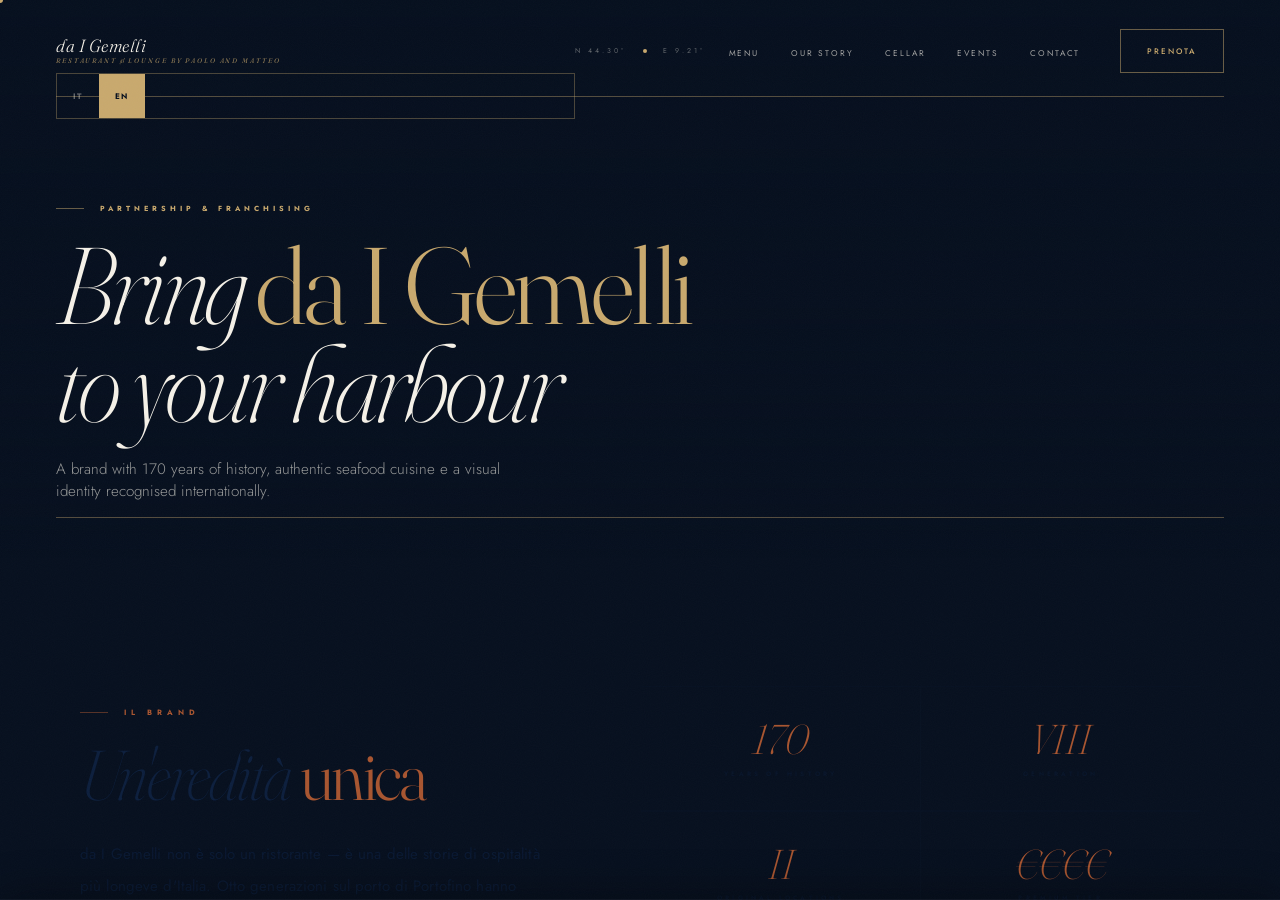
<file: franchising.html>
<!DOCTYPE html>
<html lang="en">
<head>
<meta charset="UTF-8"/>
<meta name="viewport" content="width=device-width,initial-scale=1"/>
<meta name="description" content="Partnership e franchising da I Gemelli: porta 170 anni di storia gastronomica di Portofino in nuove destinazioni di eccellenza."/>
<link rel="alternate" hreflang="en" href="https://daigemelli.com/franchising"/>
<title>Franchising | da I Gemelli · Portofino</title>
<link rel="preconnect" href="https://fonts.googleapis.com"/>
<link rel="preconnect" href="https://fonts.gstatic.com" crossorigin/>
<link rel="preload" as="style" href="https://fonts.googleapis.com/css2?family=Fraunces:ital,opsz,wght@0,9..144,200;0,9..144,300;1,9..144,200;1,9..144,300&family=Jost:wght@300;400;500;700&display=swap" onload="this.onload=null;this.rel='stylesheet'"/>
<noscript><link rel="stylesheet" href="https://fonts.googleapis.com/css2?family=Fraunces:ital,opsz,wght@0,9..144,200;1,9..144,200;1,9..144,300&family=Jost:wght@400;500;700&display=swap"/></noscript>
<link rel="stylesheet" href="../style.css?v=1"/>
<script type="application/ld+json">{"@context":"https://schema.org","@type":"WebPage","name":"Franchising da I Gemelli · Portofino","url":"https://daigemelli.com/franchising","description":"Partnership e franchising con da I Gemelli: porta l'autenticità di Portofino in nuove destinazioni di eccellenza."}</script>
<link rel="icon" type="image/svg+xml" href="/favicon.svg"/>
<link rel="icon" type="image/png" sizes="32x32" href="/favicon-32x32.png"/>
<link rel="icon" type="image/png" sizes="16x16" href="/favicon-16x16.png"/>
<link rel="apple-touch-icon" sizes="180x180" href="/apple-touch-icon.png"/>
<link rel="manifest" href="/site.webmanifest"/>
<meta name="theme-color" content="#07101f"/>
<link rel="canonical" href="https://daigemelli.com/franchising"/>
</head>
<body>
<nav class="nav" aria-label="Principale">
  <a class="nav__brand" href="../index.html" aria-label="da I Gemelli Portofino">
    <div style="font-family:var(--serif);font-size:1.1rem;font-weight:300;font-style:italic;color:var(--cream);letter-spacing:.03em;font-variation-settings:'opsz' 60">da I Gemelli</div>
    <div style="font-size:.42rem;font-weight:400;letter-spacing:.28em;text-transform:uppercase;color:rgba(201,169,110,.75);margin-top:.25rem">Restaurant &amp; Lounge by Paolo and Matteo</div>
  </a>
  <div class="nav__center">
    <div class="nav__coord" style="font-size:.44rem;letter-spacing:.44em;color:rgba(245,241,232,.38);display:flex;align-items:center;gap:1rem;justify-content:center">
      <span>N 44.30°</span><span style="width:4px;height:4px;border-radius:50%;background:var(--gold)"></span><span>E 9.21°</span>
    </div>
  </div>
  <div class="nav__right">
    <ul class="nav__links">
      <li><a href="menu.html">Menu</a></li>
      <li><a href="our-story.html">Our Story</a></li>
      <li><a href="cellar.html">Cellar</a></li>
      
      <li><a href="events.html">Events</a></li>
      <li><a href="contact.html">Contact</a></li>
    </ul>
    
    <a class="nav__cta" data-mag href="https://www.daigemelli.com/prenotazioni" target="_blank" rel="noopener"><span>Prenota</span></a>
    <button class="burger" aria-label="Menu" aria-expanded="false"><span></span><span></span><span></span></button>
  </div>
<div class="lang-toggle"><a href="../index.html" class="lang-btn" hreflang="it">IT</a><span class="lang-btn active">EN</span></div>
</nav>

<main id="main">

<div class="page-hero franc-hero">
  <div class="page-hero__bg" style="background:linear-gradient(135deg,var(--deep) 0%,var(--bg1) 60%,var(--bg3) 100%)"></div>
  <div class="page-hero__veil"></div>
  <div class="page-hero__frame-t"></div>
  <div class="page-hero__frame-b"></div>
  <div class="page-hero__content">
    <p class="page-hero__tag"><span class="hline"></span> Partnership &amp; Franchising</p>
    <h1 class="page-hero__h1">Bring <em>da I Gemelli</em><br/>to your harbour</h1>
    <p class="page-hero__sub">A brand with 170 years of history, authentic seafood cuisine e a visual identity recognised internationally.</p>
  </div>
</div>

<section class="franc-intro">
  <div class="wrap">
    <div class="split" style="grid-template-columns:1fr 1.2fr;gap:6rem;align-items:center">
      <div class="reveal">
        <p class="sec-tag terra"><span class="hline"></span> Il Brand</p>
        <h2 class="sec-h dark">Un'eredità<em class="t"> unica</em></h2>
        <p class="sec-body dark">da I Gemelli non è solo un ristorante — è una delle storie di ospitalità più longeve d'Italia. Otto generazioni sul porto di Portofino hanno costruito un brand riconosciuto da una clientela internazionale esigente: viaggiatori, appassionati di gastronomia, amanti del Mediterraneo.</p>
        <p class="sec-body dark" style="margin-top:1rem">La nostra proposta di franchising permette a partner selezionati di portare questa eredità in nuove destinazioni d'eccellenza, mantenendo intatti i valori fondanti: autenticità, qualità della materia prima, servizio raffinato.</p>
      </div>
      <div class="reveal d1">
        <div class="stats-row" style="border-color:rgba(13,31,61,.12)">
          <div class="stat" style="border-color:rgba(13,31,61,.12)">
            <p class="stat__n" style="color:var(--terra)">170</p>
            <p class="stat__l" style="color:rgba(13,31,61,.4)">Years of history</p>
          </div>
          <div class="stat" style="border-color:rgba(13,31,61,.12)">
            <p class="stat__n" style="color:var(--terra)">VIII</p>
            <p class="stat__l" style="color:rgba(13,31,61,.4)">Generation</p>
          </div>
        </div>
        <div class="stats-row" style="border-color:rgba(13,31,61,.12);margin-top:0">
          <div class="stat" style="border-color:rgba(13,31,61,.12)">
            <p class="stat__n" style="color:var(--terra)">II</p>
            <p class="stat__l" style="color:rgba(13,31,61,.4)">Original locations</p>
          </div>
          <div class="stat" style="border-color:rgba(13,31,61,.12)">
            <p class="stat__n" style="color:var(--terra)">€€€€</p>
            <p class="stat__l" style="color:rgba(13,31,61,.4)">Premium tier</p>
          </div>
        </div>
        <p class="pull-quote" style="border-color:var(--terra);color:var(--ink);margin-top:2rem">"L'autenticità non si replica — si tramanda. Cerchiamo partner che condividano questa filosofia."</p>
        <p style="font-size:.6rem;color:rgba(13,31,61,.35);font-style:italic">— Paolo &amp; Matteo Giovannini</p>
      </div>
    </div>
  </div>
</section>

<section class="franc-cards">
  <div class="wrap">
    <p class="sec-tag reveal" style="justify-content:center"><span class="hline"></span> What we offer <span class="hline"></span></p>
    <h2 class="sec-h light reveal d1" style="text-align:center;margin-bottom:.5rem">The <em>complete</em> package</h2>
    <div class="franc-grid">
      <div class="franc-card reveal">
        <p class="franc-card__n">I</p>
        <p class="franc-card__title">Brand &amp; Identity</p>
        <p class="franc-card__desc">Licence to use the da I Gemelli brand, complete visual identity manual, artistic direction and design supervision.</p>
      </div>
      <div class="franc-card reveal d1">
        <p class="franc-card__n">II</p>
        <p class="franc-card__title">Recipes &amp; Know-how</p>
        <p class="franc-card__desc">Access to the Giovannini family recipe archive, chef training in Portofino, selection and qualification of local suppliers.</p>
      </div>
      <div class="franc-card reveal d2">
        <p class="franc-card__n">III</p>
        <p class="franc-card__title">Staff Training</p>
        <p class="franc-card__desc">Comprehensive training programme for front and back of house. Service standards, wine cellar management, brand hospitality protocols.</p>
      </div>
      <div class="franc-card reveal">
        <p class="franc-card__n">IV</p>
        <p class="franc-card__title">Operational Support</p>
        <p class="franc-card__desc">Continuous support during the first six months of opening. Periodic visits by Paolo or Matteo to maintain quality standards.</p>
      </div>
      <div class="franc-card reveal d1">
        <p class="franc-card__n">V</p>
        <p class="franc-card__title">Cellar &amp; Suppliers</p>
        <p class="franc-card__desc">Access to the preferred supplier network: cantina vini, produttori di pesce fresco certificato, olio ligure DOP, pasta artigianale.</p>
      </div>
      <div class="franc-card reveal d2">
        <p class="franc-card__n">VI</p>
        <p class="franc-card__title">Marketing &amp; PR</p>
        <p class="franc-card__desc">Inclusion on the official website, support for local communications, access to photographic materials and the complete brand kit.</p>
      </div>
    </div>
  </div>
</section>

<section class="franc-process">
  <div class="wrap">
    <p class="sec-tag reveal" style="justify-content:center"><span class="hline"></span> How to begin <span class="hline"></span></p>
    <h2 class="sec-h light reveal d1" style="text-align:center;margin-bottom:1rem">The <em>process</em></h2>
    <div class="franc-steps">
      <div class="franc-step reveal">
        <p class="franc-step__n">01</p>
        <p class="franc-step__title">Application</p>
        <p class="franc-step__desc">Send a confidential presentation: location concept, target city, hospitality experience.</p>
      </div>
      <div class="franc-step reveal d1">
        <p class="franc-step__n">02</p>
        <p class="franc-step__title">Assessment</p>
        <p class="franc-step__desc">Paolo and Matteo review the application. First confidential meeting in Portofino or at the proposed location.</p>
      </div>
      <div class="franc-step reveal d2">
        <p class="franc-step__n">03</p>
        <p class="franc-step__title">Agreement</p>
        <p class="franc-step__desc">Defining the terms of partnership, exclusivity area, agreement duration and development plan.</p>
      </div>
      <div class="franc-step reveal d3">
        <p class="franc-step__n">04</p>
        <p class="franc-step__title">Opening</p>
        <p class="franc-step__desc">Staff training in Portofino, design and setup supervision, support during opening and first months.</p>
      </div>
    </div>
  </div>
</section>

<section class="franc-cta">
  <div class="wrap">
    <p class="sec-tag reveal" style="justify-content:center"><span class="hline"></span> Contatto riservato <span class="hline"></span></p>
    <h2 class="sec-h light reveal d1" style="margin-bottom:1.5rem">Get in touch <em>confidentially</em></h2>
    <p class="sec-body light reveal d2" style="text-align:center;max-width:52ch;margin:0 auto 2.5rem">Le candidature sono valutate con la massima riservatezza. Accettiamo un numero limitato di partner per garantire la qualità del brand.</p>
    <div class="reveal d3" style="display:flex;gap:1rem;justify-content:center;flex-wrap:wrap">
      <a class="btn btn--gold" data-mag href="mailto:info@daigemelli.com?subject=Franchising%20da%20I%20Gemelli"><span>Scrivi via email</span></a>
      <a class="btn btn--wa" href="https://wa.me/393335297759?text=Ciao%2C%20vorrei%20informazioni%20su%20da%20I%20Gemelli&text=Ciao%2C%20vorrei%20informazioni%20riservate%20sul%20franchising%20da%20I%20Gemelli" target="_blank" rel="noopener"><span><svg viewBox="0 0 24 24" fill="currentColor" aria-hidden="true"><path d="M17.472 14.382c-.297-.149-1.758-.867-2.03-.967-.273-.099-.471-.148-.67.15-.197.297-.767.966-.94 1.164-.173.199-.347.223-.644.075-.297-.15-1.255-.463-2.39-1.475-.883-.788-1.48-1.761-1.653-2.059-.173-.297-.018-.458.13-.606.134-.133.298-.347.446-.52.149-.174.198-.298.298-.497.099-.198.05-.371-.025-.52-.075-.149-.669-1.612-.916-2.207-.242-.579-.487-.5-.669-.51-.173-.008-.371-.01-.57-.01-.198 0-.52.074-.792.372-.272.297-1.04 1.016-1.04 2.479 0 1.462 1.065 2.875 1.213 3.074.149.198 2.096 3.2 5.077 4.487.709.306 1.262.489 1.694.625.712.227 1.36.195 1.871.118.571-.085 1.758-.719 2.006-1.413.248-.694.248-1.289.173-1.413-.074-.124-.272-.198-.57-.347m-5.421 7.403h-.004a9.87 9.87 0 0 1-5.031-1.378l-.361-.214-3.741.982.998-3.648-.235-.374a9.86 9.86 0 0 1-1.51-5.26c.001-5.45 4.436-9.884 9.888-9.884 2.64 0 5.122 1.03 6.988 2.898a9.825 9.825 0 0 1 2.893 6.994c-.003 5.45-4.437 9.884-9.885 9.884m8.413-18.297A11.815 11.815 0 0 0 12.05 0C5.495 0 .16 5.335.157 11.892c0 2.096.547 4.142 1.588 5.945L.057 24l6.305-1.654a11.882 11.882 0 0 0 5.683 1.448h.005c6.554 0 11.89-5.335 11.893-11.893a11.821 11.821 0 0 0-3.48-8.413Z"/></svg> WhatsApp riservato</span></a>
    </div>
    <p class="franc-disclaimer reveal d4">da I Gemelli reserves the right to select partners based on quality criteria, brand value alignment and location potential. Not all applications are accepted.</p>
  </div>
</section>

</main>

<footer class="footer" aria-label="Footer">
  <div class="wrap">
    <div class="footer__wordmark" aria-hidden="true">da I Gemelli</div>
    <div class="footer__grid">
      <div>
        <p class="footer__brand">da I Gemelli</p>
        <p class="footer__tag">Seafood restaurant and lounge bar on the port of Portofino. Eight generations of the Giovannini family since 1850.</p>
      </div>
      <div class="footer__col"><h4>Contact</h4><address>
        <a href="tel:+390185269089">+39 0185 269089</a><br/>
        <a href="mailto:info@daigemelli.com">info@daigemelli.com</a>
      </address></div>
      <div class="footer__col"><h4>Pagine</h4><p>
        <a href="../index.html">Home</a><br/>
        <a href="menu.html">Il Menu</a><br/>
        <a href="cellar.html">Cellar</a><br/>
        <a href="events.html">Private Events</a>
      </p></div>
      <div class="footer__col"><h4>Legal</h4><p>
        Giovannini Matteo &amp; C. snc<br/>P.IVA 00179550991<br/>
        16034 Portofino (GE)
      </p></div>
    </div>
    <div class="footer__bottom">
      <p class="footer__copy">&copy; MMXXVI da I Gemelli · Portofino</p>
      <p class="footer__piva">Edizione MMXXVI</p>
    </div>
  </div>
</footer>

<a class="wa-float" href="https://wa.me/393335297759?text=Ciao%2C%20vorrei%20informazioni%20su%20da%20I%20Gemelli" target="_blank" rel="noopener" aria-label="WhatsApp"><svg viewBox="0 0 24 24" fill="currentColor" aria-hidden="true"><path d="M17.472 14.382c-.297-.149-1.758-.867-2.03-.967-.273-.099-.471-.148-.67.15-.197.297-.767.966-.94 1.164-.173.199-.347.223-.644.075-.297-.15-1.255-.463-2.39-1.475-.883-.788-1.48-1.761-1.653-2.059-.173-.297-.018-.458.13-.606.134-.133.298-.347.446-.52.149-.174.198-.298.298-.497.099-.198.05-.371-.025-.52-.075-.149-.669-1.612-.916-2.207-.242-.579-.487-.5-.669-.51-.173-.008-.371-.01-.57-.01-.198 0-.52.074-.792.372-.272.297-1.04 1.016-1.04 2.479 0 1.462 1.065 2.875 1.213 3.074.149.198 2.096 3.2 5.077 4.487.709.306 1.262.489 1.694.625.712.227 1.36.195 1.871.118.571-.085 1.758-.719 2.006-1.413.248-.694.248-1.289.173-1.413-.074-.124-.272-.198-.57-.347m-5.421 7.403h-.004a9.87 9.87 0 0 1-5.031-1.378l-.361-.214-3.741.982.998-3.648-.235-.374a9.86 9.86 0 0 1-1.51-5.26c.001-5.45 4.436-9.884 9.888-9.884 2.64 0 5.122 1.03 6.988 2.898a9.825 9.825 0 0 1 2.893 6.994c-.003 5.45-4.437 9.884-9.885 9.884m8.413-18.297A11.815 11.815 0 0 0 12.05 0C5.495 0 .16 5.335.157 11.892c0 2.096.547 4.142 1.588 5.945L.057 24l6.305-1.654a11.882 11.882 0 0 0 5.683 1.448h.005c6.554 0 11.89-5.335 11.893-11.893a11.821 11.821 0 0 0-3.48-8.413Z"/></svg></a>
<script src="../main.js" defer></script>
<a class="mobile-cta-sticky" href="https://www.daigemelli.com/prenotazioni" target="_blank" rel="noopener" aria-label="Prenota un tavolo">Book a Table</a>
</body>
</html>
</file>
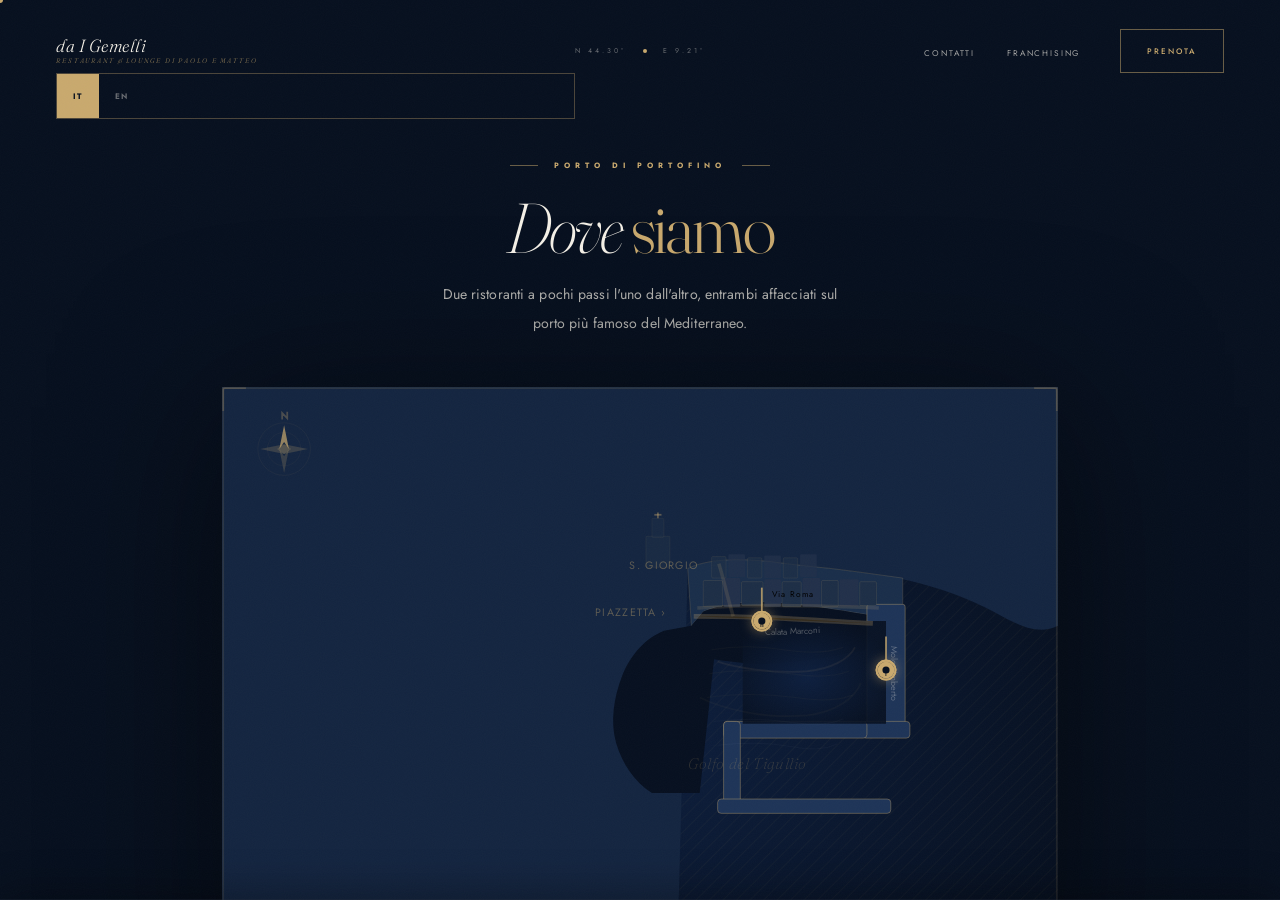
<file: mappa.html>
<!DOCTYPE html>
<html lang="it">
<head>
<meta charset="UTF-8"/>
<meta name="viewport" content="width=device-width,initial-scale=1"/>
<title>Come trovarci — da I Gemelli · Portofino</title>
<meta name="description" content="Mappa interattiva di Portofino con la posizione dei due ristoranti da I Gemelli sul porto."/>
<link rel="preconnect" href="https://fonts.googleapis.com"/>
<link rel="preconnect" href="https://fonts.gstatic.com" crossorigin/>
<link rel="preload" as="style" href="https://fonts.googleapis.com/css2?family=Fraunces:ital,opsz,wght@0,9..144,200;1,9..144,200;1,9..144,300&family=Jost:wght@400;500&display=swap" onload="this.onload=null;this.rel='stylesheet'"/>
<noscript><link rel="stylesheet" href="https://fonts.googleapis.com/css2?family=Fraunces:ital,opsz,wght@0,9..144,200;1,9..144,200;1,9..144,300&family=Jost:wght@400;500&display=swap"/></noscript>
<link rel="stylesheet" href="style.css?v=1"/>
<style>
/* Map page */
.map-page{background:var(--bg);min-height:100svh;padding-top:5rem}
.map-page__hero{padding:5rem 0 3rem;text-align:center}
.map-wrapper{
  max-width:900px;margin:0 auto;padding:0 2rem 6rem;
}
/* SVG Container */
.porto-map{
  width:100%;max-width:860px;margin:0 auto;
  position:relative;overflow:visible;
  filter:drop-shadow(0 20px 80px rgba(0,0,0,.5));
}
.porto-map svg{width:100%;height:auto;display:block}

/* Map elements */
.map-water{fill:#071020}
.map-sea{fill:#0a1830}
.map-land{fill:#142540}
.map-quay{fill:#1a2e4a;stroke:#c9a96e;stroke-width:.5;stroke-opacity:.3}
.map-molo{fill:#1e3458;stroke:#c9a96e;stroke-width:.8;stroke-opacity:.4}
.map-building{fill:#1d2e46;stroke:#c9a96e;stroke-width:.4;stroke-opacity:.25}
.map-building--warm{fill:#22304a}
.map-road{stroke:rgba(201,169,110,.15);stroke-width:3;fill:none}
.map-road--main{stroke:rgba(201,169,110,.25);stroke-width:4}
.map-contour{fill:none;stroke:rgba(201,169,110,.08);stroke-width:1.5}
.map-label{
  font-family:'Jost',sans-serif;font-size:9px;font-weight:400;
  letter-spacing:.12em;text-transform:uppercase;
  fill:rgba(201,169,110,.4);
}
.map-label--sm{font-size:7px;letter-spacing:.1em}
.map-label--street{font-size:7.5px;fill:rgba(245,241,232,.3)}
.map-water-label{
  font-family:'Fraunces',serif;font-size:13px;font-weight:200;
  font-style:italic;fill:rgba(201,169,110,.2);letter-spacing:.04em;
}
.map-compass{fill:none;stroke:rgba(201,169,110,.3);stroke-width:.8}
.map-compass text{font-size:7px;fill:rgba(201,169,110,.5);font-family:'Jost',sans-serif;font-weight:500;letter-spacing:.1em}

/* Restaurant pins */
.pin-group{cursor:pointer}
.pin-pulse{
  fill:none;stroke:var(--gold);stroke-width:1.5;
  transform-origin:center;transform-box:fill-box;
  animation:pinPulse 2.5s ease-out infinite;
}
.pin-pulse:nth-child(2){animation-delay:.6s}
@keyframes pinPulse{
  0%{r:8;opacity:.6}100%{r:22;opacity:0}
}
.pin-dot{
  fill:var(--gold);
  filter:drop-shadow(0 0 6px rgba(201,169,110,.8));
  transition:r .3s;
}
.pin-group:hover .pin-dot{r:9}
.pin-group:hover .pin-pulse{stroke:var(--gold2)}

/* Tooltip card */
.map-tooltip{
  position:absolute;
  background:var(--bg1);
  border:1px solid var(--line);
  padding:1.4rem 1.6rem;
  pointer-events:none;
  opacity:0;transform:translateY(6px);
  transition:opacity .3s,transform .3s;
  width:240px;z-index:10;
  box-shadow:0 12px 40px rgba(0,0,0,.4);
}
.map-tooltip.visible{opacity:1;transform:none}
.map-tooltip__name{
  font-family:'Fraunces',serif;font-size:1.1rem;font-weight:200;
  font-style:italic;color:var(--cream);margin-bottom:.5rem;
  font-variation-settings:"opsz" 60;
}
.map-tooltip__addr{font-size:.7rem;color:rgba(245,241,232,.55);line-height:1.8;margin-bottom:.8rem}
.map-tooltip__tel{font-size:.75rem;color:var(--gold);display:block;margin-bottom:.4rem}
.map-tooltip__closed{font-size:.44rem;font-weight:500;letter-spacing:.3em;text-transform:uppercase;color:var(--terra)}
.map-tooltip__tag{font-size:.42rem;font-weight:500;letter-spacing:.38em;text-transform:uppercase;color:var(--gold);margin-bottom:.5rem}

/* Legend */
.map-legend{
  display:flex;gap:2.5rem;justify-content:center;flex-wrap:wrap;
  margin-top:2rem;padding-top:1.5rem;border-top:1px solid var(--line);
}
.map-legend-item{display:flex;align-items:center;gap:.7rem;
  font-size:.5rem;font-weight:500;letter-spacing:.28em;text-transform:uppercase;
  color:rgba(245,241,232,.6)}
.map-legend-dot{width:10px;height:10px;border-radius:50%;background:var(--gold);
  box-shadow:0 0 8px rgba(201,169,110,.5)}

/* CTA buttons below map */
.map-actions{display:flex;gap:1rem;justify-content:center;flex-wrap:wrap;margin-top:3rem}

@media(max-width:640px){
  .map-tooltip{width:200px;padding:1rem 1.2rem}
  .map-page__hero{padding:4rem 0 2rem}
  .map-wrapper{padding:0 1rem 4rem}
}
</style>
<link rel="icon" type="image/svg+xml" href="/favicon.svg"/>
<link rel="icon" type="image/png" sizes="32x32" href="/favicon-32x32.png"/>
<link rel="icon" type="image/png" sizes="16x16" href="/favicon-16x16.png"/>
<link rel="apple-touch-icon" sizes="180x180" href="/apple-touch-icon.png"/>
<link rel="manifest" href="/site.webmanifest"/>
<meta name="theme-color" content="#07101f"/>
<link rel="canonical" href="https://daigemelli.com/mappa"/>
</head>
<body>
<nav class="nav">
  <a class="nav__brand" href="index.html" aria-label="da I Gemelli Portofino" style="font-family:var(--serif);font-size:1.1rem;font-weight:300;font-style:italic;color:var(--cream);font-variation-settings:'opsz' 60">
    da I Gemelli
    <div style="font-size:.42rem;letter-spacing:.28em;text-transform:uppercase;color:rgba(201,169,110,.75);margin-top:.25rem">Restaurant &amp; Lounge di Paolo e Matteo</div>
  </a>
  <div class="nav__center">
    <div class="nav__coord" style="font-size:.44rem;letter-spacing:.44em;color:rgba(245,241,232,.4);display:flex;align-items:center;gap:1rem;justify-content:center">
      <span>N 44.30°</span><span class="dot" style="width:4px;height:4px;border-radius:50%;background:var(--gold);flex-shrink:0"></span><span>E 9.21°</span>
    </div>
  </div>
  <div class="nav__right">
    <ul class="nav__links">
      <li><a href="contatti.html">Contatti</a></li>
      <li><a href="franchising.html">Franchising</a></li>
    </ul>
    <a class="nav__cta" data-mag href="https://www.daigemelli.com/prenotazioni" target="_blank" rel="noopener"><span>Prenota</span></a>
    <button class="burger" aria-label="Menu"><span></span><span></span><span></span></button>
  </div>
<div class="lang-toggle">
      <span class="lang-btn active">IT</span>
      <a href="en/index.html" class="lang-btn" hreflang="en">EN</a>
    </div>
</nav>

<main class="map-page" id="main">
  <div class="map-page__hero">
    <p class="sec-tag reveal" style="justify-content:center"><span class="hline"></span> Porto di Portofino <span class="hline"></span></p>
    <h1 class="sec-h light reveal d1">Dove <em>siamo</em></h1>
    <p class="sec-body light reveal d2" style="text-align:center;max-width:50ch;margin:1rem auto 0;font-size:.88rem">
      Due ristoranti a pochi passi l'uno dall'altro, entrambi affacciati sul porto più famoso del Mediterraneo.
    </p>
  </div>

  <div class="map-wrapper">
    <!-- Tooltip 1 -->
    <div class="map-tooltip" id="tt1" role="tooltip">
      <p class="map-tooltip__tag">Sede I</p>
      <p class="map-tooltip__name">da I Gemelli Molo</p>
      <p class="map-tooltip__addr">Molo Umberto 1-5<br/>16034 Portofino (GE)</p>
      <a href="tel:+390185269089" class="map-tooltip__tel">+39 0185 269089</a>
      <p class="map-tooltip__closed">Chiuso il Martedì</p>
    </div>
    <!-- Tooltip 2 -->
    <div class="map-tooltip" id="tt2" role="tooltip">
      <p class="map-tooltip__tag">Sede II</p>
      <p class="map-tooltip__name">da I Gemelli</p>
      <p class="map-tooltip__addr">Calata Marconi 7<br/>16034 Portofino (GE)</p>
      <a href="tel:+390185269257" class="map-tooltip__tel">+39 0185 269257</a>
      <p class="map-tooltip__closed">Chiuso il Giovedì</p>
    </div>

    <!-- ══════════ SVG MAP ══════════ -->
    <div class="porto-map">
      <svg viewBox="0 0 700 520" xmlns="http://www.w3.org/2000/svg"
           role="img" aria-label="Mappa del porto di Portofino con i due ristoranti da I Gemelli">

        <defs>
          <!-- Water gradient -->
          <radialGradient id="waterGrad" cx="45%" cy="55%" r="60%">
            <stop offset="0%" stop-color="#0e2040"/>
            <stop offset="100%" stop-color="#071020"/>
          </radialGradient>
          <!-- Land gradient -->
          <linearGradient id="landGrad" x1="0" y1="0" x2="0" y2="1">
            <stop offset="0%" stop-color="#182f4d"/>
            <stop offset="100%" stop-color="#0f2035"/>
          </linearGradient>
          <!-- Pin glow filter -->
          <filter id="pinGlow" x="-50%" y="-50%" width="200%" height="200%">
            <feGaussianBlur stdDeviation="3" result="blur"/>
            <feComposite in="SourceGraphic" in2="blur" operator="over"/>
          </filter>
          <!-- Subtle inner shadow on water -->
          <filter id="innerShadow">
            <feGaussianBlur stdDeviation="4"/>
          </filter>
          <!-- Gold line pattern -->
          <pattern id="hatchGold" patternUnits="userSpaceOnUse" width="8" height="8" patternTransform="rotate(45)">
            <line x1="0" y1="0" x2="0" y2="8" stroke="rgba(201,169,110,0.06)" stroke-width="1"/>
          </pattern>
        </defs>

        <!-- ── Sea background ── -->
        <rect width="700" height="520" fill="url(#waterGrad)"/>
        <!-- Hatch overlay on sea -->
        <rect width="700" height="520" fill="url(#hatchGold)"/>

        <!-- ── Portofino peninsula / land mass ── -->
        <!-- Main land mass (simplified Portofino promontory shape) -->
        <path class="map-land" d="
          M0,0 L700,0 L700,200
          C680,210 660,195 640,185
          C620,175 600,168 575,162
          C555,158 535,155 510,152
          C490,150 472,148 458,146
          C445,145 432,144 420,145
          C408,146 398,148 390,152
          L380,520 L0,520 Z
        "/>

        <!-- ── Harbor quay / waterfront (Calata Marconi area) ── -->
        <path class="map-quay" d="
          M390,152 C398,148 408,146 420,145
          C432,144 445,145 458,146
          C472,148 490,150 510,152
          C535,155 555,158 570,160
          L570,195 C548,192 525,188 505,185
          C482,182 462,180 445,180
          C428,181 415,183 403,188
          L393,200 Z
        "/>

        <!-- ── The harbor bay water ── -->
        <path class="map-water" d="
          M393,200 L403,188 C415,183 428,181 445,180
          C462,180 482,182 505,185
          C525,188 548,192 570,195
          L570,210 C558,215 540,220 520,224
          C500,228 478,230 458,232
          C440,232 425,230 412,228
          L400,340 L360,340
          C345,330 335,315 330,298
          C325,280 328,260 335,242
          C342,224 355,210 370,204
          Z
        " fill="url(#waterGrad)"/>

        <!-- ── Molo Umberto (the pier) ── -->
        <!-- Pier base (land connection) -->
        <rect class="map-molo" x="540" y="182" width="32" height="110" rx="2"/>
        <!-- Pier extension going south -->
        <rect class="map-molo" x="536" y="280" width="40" height="14" rx="3"/>
        <!-- Pier arm going west -->
        <rect class="map-molo" x="420" y="280" width="120" height="14" rx="3"/>
        <!-- Pier arm going south from west end -->
        <rect class="map-molo" x="420" y="280" width="14" height="70" rx="3"/>
        <!-- Pier cap -->
        <rect class="map-molo" x="415" y="345" width="145" height="12" rx="3"/>
        <!-- Inner harbor water (between molo arms) -->
        <path fill="url(#waterGrad)" d="M436,196 L556,196 L556,282 L436,282 Z" opacity=".9"/>

        <!-- ── Waterfront buildings (Piazzetta area — north shore) ── -->
        <!-- Row of colorful facades along Calata Marconi -->
        <rect class="map-building" x="403" y="162" width="16" height="22" rx="1"/>
        <rect class="map-building--warm" x="420" y="160" width="14" height="24" rx="1"/>
        <rect class="map-building" x="435" y="163" width="18" height="20" rx="1"/>
        <rect class="map-building--warm" x="454" y="161" width="14" height="23" rx="1"/>
        <rect class="map-building" x="469" y="163" width="16" height="21" rx="1"/>
        <rect class="map-building--warm" x="486" y="160" width="15" height="24" rx="1"/>
        <rect class="map-building" x="502" y="162" width="14" height="22" rx="1"/>
        <rect class="map-building--warm" x="517" y="161" width="16" height="23" rx="1"/>
        <rect class="map-building" x="534" y="163" width="14" height="20" rx="1"/>
        <!-- Second row back -->
        <rect class="map-building" x="410" y="142" width="12" height="18" rx="1" opacity=".7"/>
        <rect class="map-building--warm" x="424" y="140" width="14" height="19" rx="1" opacity=".7"/>
        <rect class="map-building" x="440" y="143" width="12" height="17" rx="1" opacity=".7"/>
        <rect class="map-building--warm" x="454" y="141" width="14" height="19" rx="1" opacity=".7"/>
        <rect class="map-building" x="470" y="143" width="12" height="17" rx="1" opacity=".7"/>
        <rect class="map-building--warm" x="484" y="140" width="14" height="19" rx="1" opacity=".7"/>

        <!-- Chiesa di San Giorgio (on the hill, schematized) -->
        <rect class="map-building" x="355" y="125" width="20" height="26" rx="1" opacity=".6"/>
        <!-- Bell tower -->
        <rect class="map-building" x="360" y="110" width="10" height="16" rx="1" opacity=".5"/>
        <!-- Church cross -->
        <line x1="365" y1="105" x2="365" y2="110" stroke="rgba(201,169,110,0.4)" stroke-width="1.5"/>
        <line x1="362" y1="107" x2="368" y2="107" stroke="rgba(201,169,110,0.4)" stroke-width="1.5"/>

        <!-- ── Roads ── -->
        <!-- Calata Marconi (main waterfront) -->
        <path class="map-road--main" d="M395,192 C410,192 430,192 455,193 C480,194 510,196 545,198"/>
        <!-- Via Roma (behind buildings) -->
        <path class="map-road" d="M398,185 C415,184 440,183 465,183 C490,183 520,184 550,185"/>
        <!-- Salita to piazzetta -->
        <path class="map-road" d="M428,192 C426,185 424,178 422,170 C420,162 418,154 416,148"/>

        <!-- ── Sea depth contour lines ── -->
        <path class="map-contour" d="M415,230 C430,235 460,240 490,238 C510,236 525,228 530,218"/>
        <path class="map-contour" d="M400,260 C420,270 455,278 490,275 C515,272 530,260 535,248" opacity=".5"/>

        <!-- ── Water shimmer ── -->
        <path fill="none" stroke="rgba(201,169,110,.04)" stroke-width="1"
              d="M410,220 Q440,215 470,220 Q500,225 520,218"/>
        <path fill="none" stroke="rgba(201,169,110,.04)" stroke-width="1"
              d="M408,240 Q440,235 475,240 Q505,245 525,238"/>
        <path fill="none" stroke="rgba(201,169,110,.04)" stroke-width="1"
              d="M406,260 Q440,255 480,260 Q510,265 528,258"/>
        <path fill="none" stroke="rgba(245,241,232,.03)" stroke-width=".8"
              d="M412,280 Q445,276 478,281 Q505,285 520,278"/>
        <path fill="none" stroke="rgba(245,241,232,.03)" stroke-width=".8"
              d="M415,300 Q448,296 476,301 Q500,306 515,299"/>

        <!-- ── Labels ── -->
        <!-- Water label -->
        <text class="map-water-label" x="440" y="320" text-anchor="middle">Golfo del Tigullio</text>
        <!-- Calata Marconi -->
        <text class="map-label--street" x="478" y="207" text-anchor="middle"
              transform="rotate(-2,478,207)">Calata Marconi</text>
        <!-- Molo Umberto -->
        <text class="map-label--street" x="560" y="240" text-anchor="middle"
              transform="rotate(90,560,240)">Molo Umberto</text>
        <!-- Via Roma -->
        <text class="map-label--sm" x="478" y="176" text-anchor="middle">Via Roma</text>
        <!-- Piazzetta direction -->
        <text class="map-label" x="372" y="192" text-anchor="end" font-size="7">Piazzetta ›</text>
        <!-- Church label -->
        <text class="map-label" x="370" y="152" text-anchor="middle" font-size="6.5">S. Giorgio</text>

        <!-- ── Compass rose ── -->
        <g transform="translate(52,52)">
          <circle r="22" class="map-compass" stroke-opacity=".2"/>
          <circle r="14" class="map-compass" stroke-opacity=".15"/>
          <!-- N arrow -->
          <path d="M0,-20 L-4,0 L0,-6 L4,0 Z" fill="rgba(201,169,110,.7)"/>
          <path d="M0,20 L-4,0 L0,6 L4,0 Z" fill="rgba(201,169,110,.2)"/>
          <path d="M-20,0 L0,-4 L6,0 L0,4 Z" fill="rgba(201,169,110,.2)"/>
          <path d="M20,0 L0,-4 L-6,0 L0,4 Z" fill="rgba(201,169,110,.2)"/>
          <text class="map-compass" text-anchor="middle" y="-25" font-size="8" fill="rgba(201,169,110,.8)" stroke="none">N</text>
        </g>

        <!-- ── Scale bar ── -->
        <g transform="translate(580,472)">
          <line x1="0" y1="0" x2="80" y2="0" stroke="rgba(201,169,110,.3)" stroke-width="1"/>
          <line x1="0" y1="-4" x2="0" y2="4" stroke="rgba(201,169,110,.3)" stroke-width="1"/>
          <line x1="80" y1="-4" x2="80" y2="4" stroke="rgba(201,169,110,.3)" stroke-width="1"/>
          <text x="40" y="-8" text-anchor="middle" class="map-label" font-size="6">100 m</text>
        </g>

        <!-- ══════════ RESTAURANT PINS ══════════ -->

        <!-- PIN 1: da I Gemelli Molo (Molo Umberto 1-5) -->
        <!-- Position: at the connection of the molo to land, ~(556, 240) -->
        <g class="pin-group" id="pin1" role="button" aria-label="da I Gemelli Molo — Molo Umberto 1-5"
           tabindex="0" transform="translate(556,237)">
          <!-- Pulse rings -->
          <circle class="pin-pulse" r="8"/>
          <circle class="pin-pulse" r="8" style="animation-delay:.6s"/>
          <!-- Stem -->
          <line x1="0" y1="-6" x2="0" y2="-28" stroke="var(--gold)" stroke-width="1.5" opacity=".8"/>
          <!-- Dot -->
          <circle class="pin-dot" r="7" filter="url(#pinGlow)"/>
          <!-- Inner dot -->
          <circle r="3" fill="var(--bg)"/>
          <!-- Number label -->
          <text y="5" text-anchor="middle" font-size="5.5" font-weight="500"
                fill="var(--bg)" font-family="'Jost',sans-serif">I</text>
        </g>

        <!-- PIN 2: da I Gemelli Calata Marconi 7 -->
        <!-- Position: on the waterfront promenade ~(452,196) -->
        <g class="pin-group" id="pin2" role="button" aria-label="da I Gemelli — Calata Marconi 7"
           tabindex="0" transform="translate(452,196)">
          <!-- Pulse rings -->
          <circle class="pin-pulse" r="8" style="animation-delay:.4s"/>
          <circle class="pin-pulse" r="8" style="animation-delay:1s"/>
          <!-- Stem -->
          <line x1="0" y1="-6" x2="0" y2="-28" stroke="var(--gold)" stroke-width="1.5" opacity=".8"/>
          <!-- Dot -->
          <circle class="pin-dot" r="7" filter="url(#pinGlow)"/>
          <!-- Inner dot -->
          <circle r="3" fill="var(--bg)"/>
          <!-- Number label -->
          <text y="5" text-anchor="middle" font-size="5.5" font-weight="500"
                fill="var(--bg)" font-family="'Jost',sans-serif">II</text>
        </g>

        <!-- ── Border frame ── -->
        <rect x="1" y="1" width="698" height="518" rx="2"
              fill="none" stroke="rgba(201,169,110,.12)" stroke-width="1.5"/>
        <!-- Corner markers -->
        <path d="M1,20 L1,1 L20,1" fill="none" stroke="rgba(201,169,110,.25)" stroke-width="1.5"/>
        <path d="M680,1 L699,1 L699,20" fill="none" stroke="rgba(201,169,110,.25)" stroke-width="1.5"/>
        <path d="M1,500 L1,519 L20,519" fill="none" stroke="rgba(201,169,110,.25)" stroke-width="1.5"/>
        <path d="M680,519 L699,519 L699,500" fill="none" stroke="rgba(201,169,110,.25)" stroke-width="1.5"/>
      </svg>
    </div><!-- .porto-map -->

    <!-- Legend -->
    <div class="map-legend">
      <div class="map-legend-item">
        <span class="map-legend-dot"></span>
        I — da I Gemelli Molo · Molo Umberto 1-5
      </div>
      <div class="map-legend-item">
        <span class="map-legend-dot"></span>
        II — da I Gemelli · Calata Marconi 7
      </div>
    </div>

    <!-- CTA -->
    <div class="map-actions">
      <a class="btn btn--gold" data-mag href="https://maps.google.com/?q=da+I+Gemelli+Portofino+Molo+Umberto" target="_blank" rel="noopener">
        <span>Apri Molo in Maps</span>
      </a>
      <a class="btn btn--outline" data-mag href="https://maps.google.com/?q=Calata+Marconi+7+Portofino" target="_blank" rel="noopener">
        <span>Apri Calata Marconi</span>
      </a>
      <a class="btn btn--wa" href="https://wa.me/393335297759" target="_blank" rel="noopener">
        <span>Scrivi su WhatsApp</span>
      </a>
    </div>
  </div><!-- .map-wrapper -->
</main>

<script src="main.js" defer></script>
<script>
// Tooltip interaction
const pins = [
  {pin:'pin1', tt:'tt1'},
  {pin:'pin2', tt:'tt2'},
];

function showTooltip(pinEl, ttEl){
  const svg = document.querySelector('.porto-map svg');
  const svgRect = svg.getBoundingClientRect();
  const wrapper = document.querySelector('.map-wrapper');
  const wRect = wrapper.getBoundingClientRect();

  const pt = svg.createSVGPoint();
  const ctm = pinEl.getScreenCTM();
  const tx = parseFloat(pinEl.getAttribute('transform').split('translate(')[1]);
  const ty = parseFloat(pinEl.getAttribute('transform').split(',')[1]);
  pt.x = tx; pt.y = ty;
  const screenPt = pt.matrixTransform(ctm);

  const relX = screenPt.x - wRect.left;
  const relY = screenPt.y - wRect.top;

  ttEl.style.left = Math.min(relX - 20, wRect.width - 260) + 'px';
  ttEl.style.top  = (relY - ttEl.offsetHeight - 50) + 'px';
  ttEl.classList.add('visible');
}

pins.forEach(({pin, tt}) => {
  const pinEl = document.getElementById(pin);
  const ttEl  = document.getElementById(tt);
  if(!pinEl || !ttEl) return;

  pinEl.addEventListener('mouseenter', () => showTooltip(pinEl, ttEl));
  pinEl.addEventListener('focus',      () => showTooltip(pinEl, ttEl));
  pinEl.addEventListener('mouseleave', () => ttEl.classList.remove('visible'));
  pinEl.addEventListener('blur',       () => ttEl.classList.remove('visible'));
  pinEl.addEventListener('click', () => ttEl.classList.toggle('visible'));
});

// Close tooltips on outside click
document.addEventListener('click', e => {
  if(!e.target.closest('.pin-group')){
    document.querySelectorAll('.map-tooltip').forEach(t => t.classList.remove('visible'));
  }
});
</script>
<a class="mobile-cta-sticky" href="https://www.daigemelli.com/prenotazioni" target="_blank" rel="noopener" aria-label="Prenota un tavolo">Prenota un Tavolo</a>
</body>
</html>
</file>
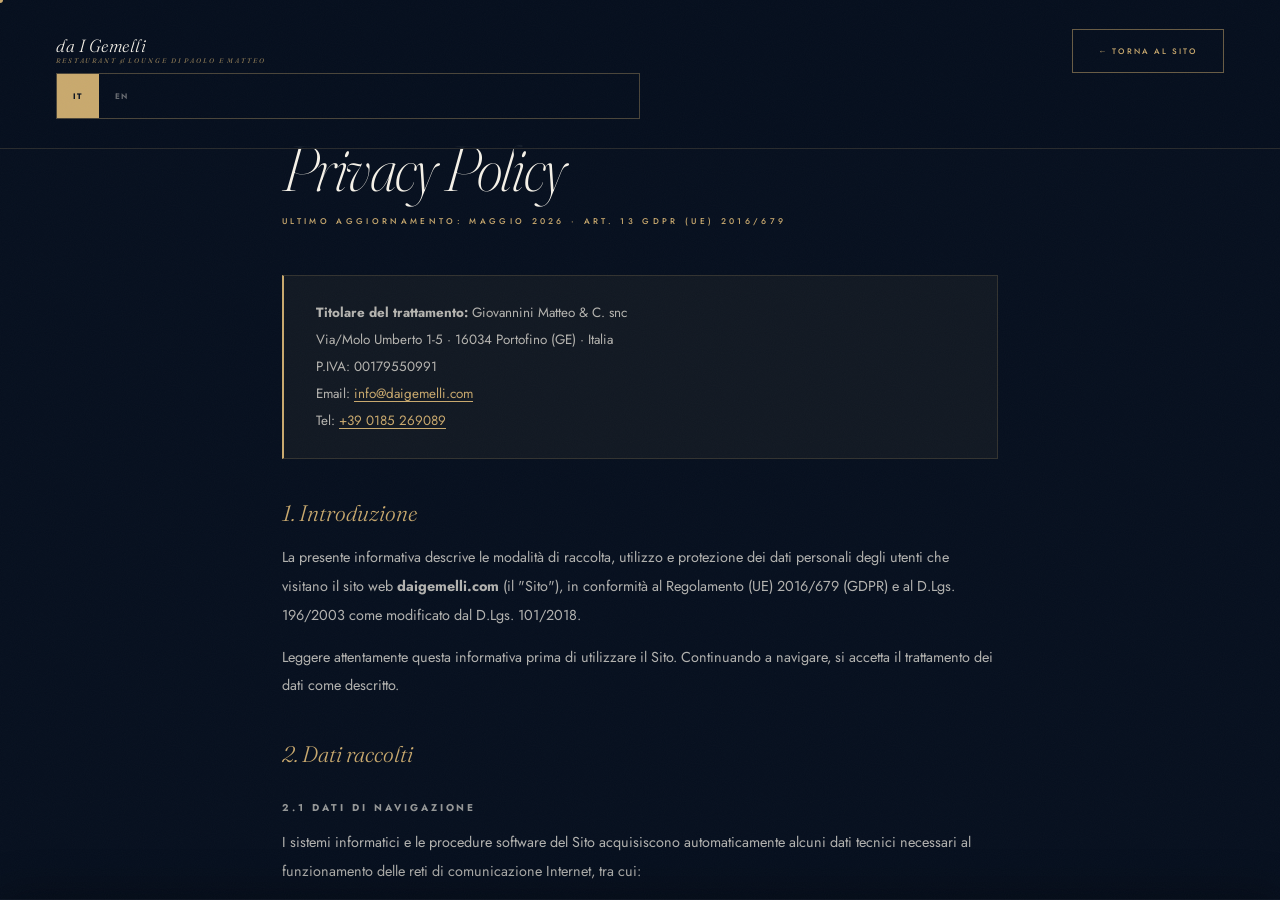
<file: privacy.html>
<!DOCTYPE html>
<html lang="it">
<head>
<meta charset="UTF-8"/>
<meta name="viewport" content="width=device-width,initial-scale=1"/>
<meta name="description" content="Informativa sulla privacy e sul trattamento dei dati personali del sito daigemelli.com — Giovannini Matteo & C. snc · Portofino"/>
<meta name="robots" content="noindex"/>
<title>Privacy Policy | da I Gemelli · Portofino</title>
<link rel="icon" type="image/svg+xml" href="/favicon.svg"/>
<link rel="icon" type="image/png" sizes="32x32" href="/favicon-32x32.png"/>
<link rel="apple-touch-icon" sizes="180x180" href="/apple-touch-icon.png"/>
<link rel="manifest" href="/site.webmanifest"/>
<meta name="theme-color" content="#07101f"/>
<link rel="preconnect" href="https://fonts.googleapis.com"/>
<link rel="preconnect" href="https://fonts.gstatic.com" crossorigin/>
<link rel="preload" as="style" href="https://fonts.googleapis.com/css2?family=Fraunces:ital,opsz,wght@0,9..144,200;1,9..144,200;1,9..144,300&family=Jost:wght@400;500;700&display=swap" onload="this.onload=null;this.rel='stylesheet'"/>
<noscript><link rel="stylesheet" href="https://fonts.googleapis.com/css2?family=Fraunces:ital,opsz,wght@1,9..144,200;1,9..144,300&family=Jost:wght@400;500&display=swap"/></noscript>
<link rel="stylesheet" href="style.css?v=1"/>
<style>
.privacy-page{max-width:780px;margin:0 auto;padding:8rem 2rem 6rem;color:var(--cream)}
.privacy-page h1{font-family:var(--serif);font-size:clamp(2.5rem,5vw,4rem);font-weight:200;
  font-style:italic;color:var(--cream);letter-spacing:-.025em;
  font-variation-settings:"opsz" 144;margin-bottom:.5rem}
.privacy-page .update{font-size:.52rem;font-weight:500;letter-spacing:.4em;
  text-transform:uppercase;color:var(--gold);margin-bottom:3rem;display:block}
.privacy-page h2{font-family:var(--serif);font-size:1.4rem;font-weight:300;font-style:italic;
  color:var(--gold);margin:2.5rem 0 1rem;font-variation-settings:"opsz" 60}
.privacy-page h3{font-size:.62rem;font-weight:700;letter-spacing:.3em;text-transform:uppercase;
  color:rgba(245,241,232,.6);margin:2rem 0 .8rem}
.privacy-page p,.privacy-page li{font-size:.9rem;line-height:2;
  color:rgba(245,241,232,.72);margin-bottom:.8rem}
.privacy-page ul{padding-left:1.5rem;margin-bottom:1rem}
.privacy-page li{margin-bottom:.4rem}
.privacy-page a{color:var(--gold);text-decoration:underline;
  text-underline-offset:3px;transition:color .3s}
.privacy-page a:hover{color:var(--gold-bright)}
.privacy-page .box{background:rgba(201,169,110,.06);border:1px solid var(--line);
  padding:1.5rem 2rem;margin:2rem 0;border-left:2px solid var(--gold)}
.privacy-page .box p{margin:0;font-size:.84rem}
hr{border:none;border-top:1px solid var(--line);margin:2.5rem 0}
</style>
<link rel="canonical" href="https://daigemelli.com/privacy"/>
</head>
<body style="background:var(--bg)">
<nav class="nav" style="border-bottom:1px solid var(--line);background:rgba(7,16,31,.95)">
  <a class="nav__brand" href="index.html" aria-label="da I Gemelli Portofino">
    <div style="font-family:var(--serif);font-size:1.1rem;font-weight:300;font-style:italic;color:var(--cream);letter-spacing:.03em;font-variation-settings:'opsz' 60">da I Gemelli</div>
    <div style="font-size:.42rem;font-weight:400;letter-spacing:.28em;text-transform:uppercase;color:rgba(201,169,110,.75);margin-top:.25rem">Restaurant &amp; Lounge di Paolo e Matteo</div>
  </a>
  <div></div>
  <div class="nav__right">
    <a class="nav__cta" data-mag href="index.html"><span>← Torna al sito</span></a>
  </div>
<div class="lang-toggle">
      <span class="lang-btn active">IT</span>
      <a href="en/index.html" class="lang-btn" hreflang="en">EN</a>
    </div>
</nav>

<main id="main">
<div class="privacy-page">

  <h1>Privacy Policy</h1>
  <span class="update">Ultimo aggiornamento: Maggio 2026 · Art. 13 GDPR (UE) 2016/679</span>

  <div class="box">
    <p><strong>Titolare del trattamento:</strong> Giovannini Matteo &amp; C. snc<br/>
    Via/Molo Umberto 1-5 · 16034 Portofino (GE) · Italia<br/>
    P.IVA: 00179550991<br/>
    Email: <a href="mailto:info@daigemelli.com">info@daigemelli.com</a><br/>
    Tel: <a href="tel:+390185269089">+39 0185 269089</a></p>
  </div>

  <h2>1. Introduzione</h2>
  <p>La presente informativa descrive le modalità di raccolta, utilizzo e protezione dei dati personali degli utenti che visitano il sito web <strong>daigemelli.com</strong> (il "Sito"), in conformità al Regolamento (UE) 2016/679 (GDPR) e al D.Lgs. 196/2003 come modificato dal D.Lgs. 101/2018.</p>
  <p>Leggere attentamente questa informativa prima di utilizzare il Sito. Continuando a navigare, si accetta il trattamento dei dati come descritto.</p>

  <h2>2. Dati raccolti</h2>
  <h3>2.1 Dati di navigazione</h3>
  <p>I sistemi informatici e le procedure software del Sito acquisiscono automaticamente alcuni dati tecnici necessari al funzionamento delle reti di comunicazione Internet, tra cui:</p>
  <ul>
    <li>Indirizzi IP o nomi a dominio dei dispositivi utilizzati</li>
    <li>URI (Uniform Resource Identifier) delle risorse richieste</li>
    <li>Orario della richiesta</li>
    <li>Metodo di invio della richiesta al server</li>
    <li>Dimensione del file ottenuto in risposta</li>
    <li>Codice numerico indicante lo stato della risposta del server</li>
    <li>Paese di provenienza, browser e sistema operativo</li>
  </ul>
  <p>Questi dati, necessari per la fruizione dei servizi web, sono conservati per il tempo strettamente necessario e non vengono utilizzati per identificare gli utenti.</p>

  <h3>2.2 Dati forniti volontariamente dall'utente</h3>
  <p>La trasmissione volontaria di dati personali attraverso il Sito (compilazione di form, invio di email, contatto via WhatsApp) comporta la raccolta dei dati forniti dall'utente, che saranno utilizzati esclusivamente per rispondere alla richiesta.</p>

  <h2>3. Finalità e basi giuridiche del trattamento</h2>
  <p>I dati personali sono trattati per le seguenti finalità:</p>
  <ul>
    <li><strong>Gestione delle prenotazioni</strong> — su base contrattuale (Art. 6(1)(b) GDPR): elaborazione e conferma delle prenotazioni di tavoli o eventi privati.</li>
    <li><strong>Risposta alle richieste di contatto</strong> — su base di legittimo interesse (Art. 6(1)(f) GDPR): rispondere a richieste di informazioni pervenute via email o WhatsApp.</li>
    <li><strong>Obblighi legali</strong> — su base di obbligo legale (Art. 6(1)(c) GDPR): adempimento di obblighi fiscali, contabili e amministrativi previsti dalla legge italiana.</li>
    <li><strong>Cookie tecnici</strong> — su base di legittimo interesse (Art. 6(1)(f) GDPR): garantire il corretto funzionamento del Sito.</li>
    <li><strong>Cookie analitici e di marketing</strong> — su base di consenso (Art. 6(1)(a) GDPR): analisi statistica delle visite, solo previo consenso esplicito dell'utente.</li>
  </ul>

  <h2>4. Cookie</h2>
  <p>Il Sito utilizza i seguenti tipi di cookie:</p>
  <h3>Cookie tecnici (sempre attivi)</h3>
  <p>Necessari per il funzionamento del Sito. Non richiedono consenso. Tra questi: cookie di sessione, preferenze lingua, consenso cookie (chiave <code>dg_cookie</code> in localStorage).</p>
  <h3>Cookie analitici (solo previo consenso)</h3>
  <p>Utilizzati per raccogliere informazioni aggregate sul comportamento degli utenti al fine di migliorare il Sito. Attivati solo se l'utente clicca "Accetta tutto" nel banner cookie.</p>
  <p>L'utente può in qualsiasi momento modificare le proprie preferenze eliminando i cookie dal browser o attraverso le impostazioni del Sito. Per informazioni sulla gestione dei cookie: <a href="https://www.garanteprivacy.it" target="_blank" rel="noopener">garanteprivacy.it</a>.</p>

  <h2>5. Conservazione dei dati</h2>
  <p>I dati sono conservati per il tempo strettamente necessario alle finalità per cui sono stati raccolti:</p>
  <ul>
    <li><strong>Dati di navigazione</strong>: max 30 giorni, salvo necessità investigative</li>
    <li><strong>Dati di contatto e prenotazione</strong>: max 2 anni dalla data dell'ultimo contatto</li>
    <li><strong>Dati fiscali e contabili</strong>: 10 anni, come previsto dalla normativa italiana</li>
  </ul>

  <h2>6. Condivisione dei dati con terze parti</h2>
  <p>I dati personali non vengono venduti né ceduti a terzi per finalità commerciali. Possono essere condivisi esclusivamente con:</p>
  <ul>
    <li><strong>Fornitori di servizi tecnici</strong>: hosting web (Vercel Inc.), gestione del dominio</li>
    <li><strong>Autorità competenti</strong>: su richiesta legittima delle autorità giudiziarie o di pubblica sicurezza</li>
    <li><strong>Servizi di prenotazione</strong>: la piattaforma di prenotazione online utilizzata dal Sito (soggetti a propria privacy policy)</li>
  </ul>
  <p>Vercel Inc. (USA) tratta dati ai sensi delle Standard Contractual Clauses approvate dalla Commissione Europea.</p>

  <h2>7. Diritti dell'interessato</h2>
  <p>Ai sensi degli artt. 15-22 GDPR, l'utente ha il diritto di:</p>
  <ul>
    <li><strong>Accesso</strong>: ottenere conferma del trattamento e copia dei dati (Art. 15)</li>
    <li><strong>Rettifica</strong>: richiedere la correzione di dati inesatti (Art. 16)</li>
    <li><strong>Cancellazione</strong>: richiedere la cancellazione dei dati ("diritto all'oblio") (Art. 17)</li>
    <li><strong>Limitazione</strong>: richiedere la limitazione del trattamento (Art. 18)</li>
    <li><strong>Portabilità</strong>: ricevere i propri dati in formato strutturato (Art. 20)</li>
    <li><strong>Opposizione</strong>: opporsi al trattamento basato su legittimo interesse (Art. 21)</li>
    <li><strong>Revoca del consenso</strong>: revocare in qualsiasi momento il consenso prestato (Art. 7)</li>
  </ul>
  <p>Per esercitare i propri diritti o per qualsiasi domanda relativa al trattamento dei dati personali, contattare il Titolare:</p>
  <div class="box">
    <p>📧 <a href="mailto:info@daigemelli.com">info@daigemelli.com</a><br/>
    📞 <a href="tel:+390185269089">+39 0185 269089</a><br/>
    📮 Giovannini Matteo &amp; C. snc · Molo Umberto 1-5 · 16034 Portofino (GE)</p>
  </div>
  <p>In caso di risposta insoddisfacente o di violazione del GDPR, l'utente ha il diritto di proporre reclamo al Garante per la Protezione dei Dati Personali:</p>
  <p><a href="https://www.garanteprivacy.it" target="_blank" rel="noopener">www.garanteprivacy.it</a> · Piazza di Monte Citorio 121, 00186 Roma</p>

  <h2>8. Sicurezza dei dati</h2>
  <p>Il Titolare adotta misure tecniche e organizzative adeguate a proteggere i dati personali da accessi non autorizzati, perdita, distruzione o divulgazione. Il Sito utilizza connessioni cifrate (HTTPS/TLS) per tutti i trasferimenti di dati.</p>

  <h2>9. Minori</h2>
  <p>Il Sito non è destinato a minori di 16 anni. Non viene raccolto alcun dato personale relativo a minori di propria iniziativa.</p>

  <h2>10. Modifiche alla presente informativa</h2>
  <p>Il Titolare si riserva il diritto di modificare la presente informativa in qualsiasi momento, dando adeguata pubblicità attraverso il Sito. Si invita a consultare regolarmente questa pagina. Le modifiche entrano in vigore dalla data di pubblicazione.</p>

  <hr/>
  <p style="font-size:.72rem;color:rgba(245,241,232,.3);text-align:center">
    Giovannini Matteo &amp; C. snc · P.IVA 00179550991 · 16034 Portofino (GE)<br/>
    Ultima revisione: Maggio 2026
  </p>

</div>
</main>
<script src="main.js" defer></script>
</body>
</html>
</file>
<file: style.css>
/* ═══════════════ LOADER SOFISTICATO ═══════════════ */
.loader{
  position:fixed;inset:0;z-index:10000;
  background:var(--bg);
  display:flex;align-items:center;justify-content:center;
  overflow:hidden;
}
/* Grain sul loader */
.loader::before{
  content:'';position:absolute;inset:-50%;z-index:1;pointer-events:none;
  opacity:.04;background-size:180px;
  background-image:url("data:image/svg+xml,%3Csvg viewBox='0 0 200 200' xmlns='http://www.w3.org/2000/svg'%3E%3Cfilter id='n'%3E%3CfeTurbulence type='fractalNoise' baseFrequency='.85' numOctaves='3' stitchTiles='stitch'/%3E%3C/filter%3E%3Crect width='100%25' height='100%25' filter='url(%23n)'/%3E%3C/svg%3E");
}
/* Pannelli split */
.loader__panel{
  position:absolute;left:0;right:0;z-index:4;background:var(--bg);
  transition:transform 1s var(--ease2);
}
.loader__panel--t{top:0;height:51%}
.loader__panel--b{bottom:0;height:51%}
.loader.done .loader__panel--t{transform:translateY(-100%)}
.loader.done .loader__panel--b{transform:translateY(100%)}
.loader.gone{display:none!important}
/* Scan line verticale */
.loader__scan{
  position:absolute;left:50%;top:0;z-index:2;
  width:1px;height:0;
  background:linear-gradient(to bottom,transparent,var(--gold),transparent);
  animation:scanDown .5s ease .05s forwards;
  pointer-events:none;
}
@keyframes scanDown{to{height:100vh}}
/* Costellazione sfondo */
.loader__const{
  position:absolute;color:rgba(201,169,110,.07);
  width:clamp(180px,28vw,320px);z-index:2;
  pointer-events:none;
  animation:fadeIn 1.2s ease .4s both;
}
/* Contenuto centrale */
.loader__content{
  position:relative;z-index:3;
  display:flex;flex-direction:column;
  align-items:center;text-align:center;
}
/* Testo principale — "da I" */
.loader__da{
  font-family:var(--serif);
  font-size:clamp(4rem,10vw,11rem);
  font-weight:200;font-style:italic;color:var(--cream);
  letter-spacing:-.025em;font-variation-settings:"opsz" 144;
  line-height:.88;margin-bottom:.6rem;
  clip-path:inset(0 0 105% 0);
  animation:lRevealUp .75s var(--ease) .85s forwards;
}
/* Linea centrale orizzontale */
.loader__hline{
  width:200px;height:1px;
  background:linear-gradient(to right,transparent,var(--gold),transparent);
  transform:scaleX(0);transform-origin:center;
  animation:lLineExp .7s var(--ease) .55s forwards;
}
/* Testo principale — "Gemelli" */
.loader__gem{
  font-family:var(--serif);
  font-size:clamp(4rem,10vw,11rem);
  font-weight:200;font-style:italic;color:var(--cream);
  letter-spacing:-.025em;font-variation-settings:"opsz" 144;
  line-height:.88;margin-top:.6rem;
  clip-path:inset(105% 0 0 0);
  animation:lRevealDown .75s var(--ease) 1.1s forwards;
}
/* Tag sotto */
.loader__tag{
  font-size:.46rem;font-weight:500;letter-spacing:.44em;
  text-transform:uppercase;color:var(--gold);
  margin-top:1.6rem;
  opacity:0;animation:fadeIn .7s ease 1.55s forwards;
}
/* Coordinate */
.loader__coord-ldr{
  font-size:.44rem;font-weight:400;letter-spacing:.44em;
  color:rgba(201,169,110,.4);margin-top:.5rem;
  opacity:0;animation:fadeIn .7s ease 1.8s forwards;
}
/* Linea decorativa finale che si espande prima dello split */
.loader__bar{
  position:absolute;bottom:0;left:50%;
  width:0;height:2px;background:var(--gold);opacity:.4;
  transform:translateX(-50%);
  animation:lBarExp .6s var(--ease) 2s forwards;
}
@keyframes lRevealUp{to{clip-path:inset(0 0 0 0)}}
@keyframes lRevealDown{to{clip-path:inset(0 0 0 0)}}
@keyframes lLineExp{to{transform:scaleX(1)}}
@keyframes lBarExp{to{width:100%}}


/* ── Reset ── */
*,*::before,*::after{box-sizing:border-box;margin:0;padding:0}
:root{
  --bg:#07101f;
  --bg1:#0d1f3d;
  --bg2:#111e35;
  --bg3:#162542;
  --cream:#f5f1e8;
  --cream2:#e8e2d0;
  --gold:#c9a96e;           /* standard — accenti, bordi */
  --gold-bright:#e8d49a;    /* hover, highlight, testo enfatizzato */
  --gold-deep:#8a6a30;      /* testo su sfondi chiari */
  --gold-whisper:rgba(201,169,110,.06); /* numeri grafici, texture */
  --gold-soft:rgba(201,169,110,.22);    /* bordi sottili, linee */
  /* backward compat */
  --gold2:#e8d49a;
  --gold3:#8a6a30;
  --terra:#a85530;
  --line:rgba(201,169,110,.18);
  --ease:cubic-bezier(.19,1,.22,1);
  --ease2:cubic-bezier(.86,0,.07,1);
  --serif:'Fraunces',Georgia,serif;
  --sans:'Jost',sans-serif;
}
html{font-size:16px;scroll-behavior:smooth;-webkit-text-size-adjust:100%}
body{background:var(--bg);color:var(--cream);font-family:var(--sans);font-weight:400;
  overflow-x:hidden;-webkit-font-smoothing:antialiased}
body.locked{overflow:hidden;height:100vh}
img{display:block;width:100%;height:100%;object-fit:cover}
a{text-decoration:none;color:inherit}
button{font-family:inherit;background:none;border:none;color:inherit;padding:0;cursor:pointer}
address{font-style:normal}
ul{list-style:none}
::selection{background:var(--gold);color:var(--bg)}

/* ── Grain ── */
body::before{content:'';position:fixed;inset:-50%;z-index:9000;pointer-events:none;
  opacity:.025;background-size:180px;
  background-image:url("data:image/svg+xml,%3Csvg viewBox='0 0 200 200' xmlns='http://www.w3.org/2000/svg'%3E%3Cfilter id='n'%3E%3CfeTurbulence type='fractalNoise' baseFrequency='.85' numOctaves='3' stitchTiles='stitch'/%3E%3C/filter%3E%3Crect width='100%25' height='100%25' filter='url(%23n)'/%3E%3C/svg%3E");
  animation:grain 9s steps(6) infinite}
@keyframes grain{0%,100%{transform:translate(0,0)}20%{transform:translate(-3%,-2%)}
  40%{transform:translate(3%,-4%)}60%{transform:translate(-2%,5%)}80%{transform:translate(4%,2%)}}

/* ── Skip / SR-only ── */
.skip{position:absolute;left:-9999px;top:-9999px;background:var(--gold);color:var(--bg);
  padding:.9rem 1.4rem;font-size:.54rem;font-weight:500;letter-spacing:.3em;
  text-transform:uppercase;z-index:99999}
.skip:focus{position:fixed;left:1rem;top:1rem}
.sr-only{position:absolute;width:1px;height:1px;padding:0;margin:-1px;
  overflow:hidden;clip:rect(0,0,0,0);white-space:nowrap;border:0}

/* ── Utility ── */
.hline{display:inline-block;width:28px;height:1px;background:currentColor;opacity:.5;vertical-align:middle}
.wrap{max-width:1280px;margin:0 auto;padding:0 5rem}
@media(max-width:860px){.wrap{padding:0 2rem}}
@media(max-width:540px){.wrap{padding:0 1.4rem}}
:focus{outline:none}
:focus-visible{outline:2px solid var(--gold2);outline-offset:4px}

/* ── Progress ── */
.prog{position:fixed;top:0;left:0;width:100%;height:2px;background:var(--gold);
  z-index:5000;transform:scaleX(0);transform-origin:left;transition:transform .1s linear}

/* ═══════════════ NAV ═══════════════ */
.nav{
  position:fixed;top:0;left:0;right:0;z-index:400;
  display:grid;grid-template-columns:1fr auto 1fr;align-items:center;
  padding:1.8rem 3.5rem;
  transition:background .6s var(--ease),padding .4s var(--ease),
    border-color .6s,backdrop-filter .6s;
  border-bottom:1px solid transparent;
}
.nav.scrolled{
  background:rgba(7,16,31,.9);padding:1rem 3.5rem;
  backdrop-filter:blur(24px) saturate(140%);
  -webkit-backdrop-filter:blur(24px) saturate(140%);
  border-bottom-color:var(--line);
}
.nav__brand{
  font-family:var(--serif);font-size:1.1rem;font-weight:300;font-style:italic;
  color:var(--cream);letter-spacing:.03em;font-variation-settings:"opsz" 60;
  line-height:1;
}
.nav__brand-sub{
  font-size:.42rem;font-weight:400;letter-spacing:.28em;text-transform:uppercase;
  color:rgba(201,169,110,.75);margin-top:.25rem;
  transition:opacity .3s,font-size .3s;overflow:hidden;
}
.nav.scrolled .nav__brand-sub{font-size:.36rem;opacity:.6}
.nav__center{text-align:center}
.nav__coord{
  font-size:.44rem;font-weight:400;letter-spacing:.44em;
  color:rgba(245,241,232,.45);display:flex;align-items:center;gap:1rem;
  justify-content:center;white-space:nowrap;
}
.nav__coord .dot{width:4px;height:4px;border-radius:50%;background:var(--gold);flex-shrink:0}
.nav.scrolled .nav__coord{opacity:0;pointer-events:none}
.nav__right{display:flex;align-items:center;justify-content:flex-end;gap:2.5rem}
.nav__links{display:flex;gap:2rem}
.nav__links a{
  position:relative;font-size:.52rem;font-weight:400;letter-spacing:.22em;
  text-transform:uppercase;padding-bottom:3px;white-space:nowrap;
  /* Wipe gold da sinistra a destra */
  background:linear-gradient(90deg,var(--gold) 50%,rgba(245,241,232,.65) 50%);
  background-size:200% 100%;background-position:100% 0;
  -webkit-background-clip:text;background-clip:text;
  -webkit-text-fill-color:transparent;
  transition:background-position .5s var(--ease);
}
.nav__links a:hover,.nav__links a.active{background-position:0 0}
/* Underline rimosso — il colore è già il segnale */
.nav__links a::after{display:none}
.nav__cta{
  position:relative;overflow:hidden;display:inline-flex;align-items:center;
  font-size:.5rem;font-weight:500;letter-spacing:.26em;text-transform:uppercase;
  color:var(--gold);padding:.8rem 1.6rem;border:1px solid rgba(201,169,110,.5);
  transition:color .4s,border-color .4s;min-height:44px;white-space:nowrap;
}
.nav__cta::before{content:'';position:absolute;inset:0;background:var(--gold);
  transform:translateY(101%);transition:transform .4s var(--ease)}
.nav__cta>span{position:relative;z-index:1}
.nav__cta:hover{color:var(--bg);border-color:var(--gold)}
.nav__cta:hover::before{transform:translateY(0)}
/* Burger */
.burger{display:none;flex-direction:column;justify-content:center;align-items:flex-end;
  gap:6px;width:36px;height:36px;position:relative;z-index:450}
.burger span{display:block;height:1px;background:var(--cream);
  transition:transform .4s var(--ease),width .4s,background .3s}
.burger span:nth-child(1){width:26px}
.burger span:nth-child(2){width:16px}
.burger span:nth-child(3){width:26px}
.burger.open span{background:var(--gold)}
.burger.open span:nth-child(1){transform:translateY(7px) rotate(45deg)}
.burger.open span:nth-child(2){transform:scaleX(0);opacity:0}
.burger.open span:nth-child(3){transform:translateY(-7px) rotate(-45deg)}
/* Mobile menu */
.mmenu{position:fixed;inset:0;z-index:380;background:var(--bg);
  display:flex;align-items:center;justify-content:center;flex-direction:column;gap:0;
  opacity:0;pointer-events:none;transition:opacity .4s var(--ease);
  overflow-y:auto;-webkit-overflow-scrolling:touch;padding:5rem 0 3rem}
.mmenu.open{opacity:1;pointer-events:auto}
.mmenu__nav{list-style:none;text-align:center;display:flex;flex-direction:column;gap:1.5rem}
.mmenu__nav li{opacity:0;transform:translateY(12px);transition:opacity .5s var(--ease),transform .5s var(--ease)}
.mmenu.open .mmenu__nav li{opacity:1;transform:none}
.mmenu.open .mmenu__nav li:nth-child(1){transition-delay:.08s}
.mmenu.open .mmenu__nav li:nth-child(2){transition-delay:.14s}
.mmenu.open .mmenu__nav li:nth-child(3){transition-delay:.20s}
.mmenu.open .mmenu__nav li:nth-child(4){transition-delay:.26s}
.mmenu.open .mmenu__nav li:nth-child(5){transition-delay:.32s}
.mmenu.open .mmenu__nav li:nth-child(6){transition-delay:.38s}
.mmenu__nav a{font-family:var(--serif);font-size:2.6rem;font-weight:200;font-style:italic;
  color:var(--cream);letter-spacing:-.02em;font-variation-settings:"opsz" 144;
  transition:color .3s;display:block;padding:.3rem 1.5rem}
.mmenu__nav a:hover{color:var(--gold)}
.mmenu__cta-wrap{margin-top:2.5rem;opacity:0;transition:opacity .5s .42s}
.mmenu.open .mmenu__cta-wrap{opacity:1}
.mmenu__cta{display:inline-flex;align-items:center;font-size:.54rem;font-weight:500;
  letter-spacing:.28em;text-transform:uppercase;color:var(--bg);
  background:var(--gold);padding:1.1rem 2.5rem;min-height:44px}
.mmenu__social{display:flex;gap:.7rem;margin-top:1.8rem;opacity:0;transition:opacity .5s .5s;justify-content:center}
.mmenu.open .mmenu__social{opacity:1}
.mmenu__social a{display:inline-flex;align-items:center;justify-content:center;
  width:44px;height:44px;border:1px solid rgba(201,169,110,.3);border-radius:50%;
  color:rgba(245,241,232,.6);transition:color .3s,border-color .3s}
.mmenu__social a:hover{color:var(--gold);border-color:var(--gold)}
.mmenu__social svg{width:16px;height:16px}

/* ═══════════════ HOME HERO ═══════════════ */
.hero{position:relative;width:100%;height:100svh;min-height:680px;overflow:hidden}
.hero__bg{position:absolute;inset:-4%;transform:scale(1.1);will-change:transform;
  animation:hZoom 24s var(--ease) forwards}
.hero__veil{position:absolute;inset:0;
  background:linear-gradient(160deg,rgba(7,16,31,.7) 0%,rgba(7,16,31,.25) 50%,rgba(7,16,31,.6) 100%),
    linear-gradient(to bottom,rgba(7,16,31,.6) 0%,transparent 30%,transparent 65%,rgba(7,16,31,.75) 100%)}
.hero__frame-t,.hero__frame-b{
  position:absolute;left:4%;right:4%;height:1px;background:var(--gold);
  opacity:.45;transform:scaleX(0)}
.hero__frame-t{top:5.5rem;animation:lineX 1.6s var(--ease) 2s forwards;transform-origin:left}
.hero__frame-b{bottom:2.8rem;animation:lineX 1.6s var(--ease) 2.2s forwards;transform-origin:right}
.hero__words{position:absolute;inset:0;z-index:2;pointer-events:none}
.word{position:absolute;font-family:var(--serif);font-weight:200;font-style:italic;
  line-height:.85;letter-spacing:-.025em;font-variation-settings:"opsz" 144;user-select:none}
.word--da{top:24vh;left:8vw;font-size:clamp(5rem,14vw,17rem)}
.word--gem{bottom:20vh;right:6vw;font-size:clamp(5rem,14vw,17rem)}
.ltr{display:inline-block;position:relative;line-height:1}
.ltr-s,.ltr-f{display:inline-block;line-height:1}
.ltr-s{color:transparent;-webkit-text-stroke:.5px rgba(201,169,110,.7)}
.ltr-f{position:absolute;top:0;left:0;color:var(--cream);
  clip-path:inset(0 0 100% 0);animation:fillT 1.1s var(--ease) forwards;
  animation-delay:calc(2.3s + var(--i)*.07s)}
.word--gem .ltr-f{clip-path:inset(100% 0 0 0);animation:fillB 1.1s var(--ease) forwards;
  animation-delay:calc(2.9s + var(--i)*.07s)}
.word .ltr{opacity:0;animation:sIn .5s var(--ease) forwards;
  animation-delay:calc(2.1s + var(--i)*.07s)}
.word--gem .ltr{animation-delay:calc(2.7s + var(--i)*.07s)}
@keyframes fillT{to{clip-path:inset(0 0 0 0)}}
@keyframes fillB{from{clip-path:inset(100% 0 0 0)}to{clip-path:inset(0 0 0 0)}}
@keyframes sIn{from{opacity:0}to{opacity:1}}
.sp{display:inline-block;width:.32em}
/* Constellation */
.hero__const{position:absolute;left:50%;top:50%;transform:translate(-50%,-50%);
  width:clamp(80px,6vw,120px);color:var(--gold);z-index:2;pointer-events:none;
  opacity:0;animation:fadeIn 1.4s var(--ease) 4s forwards}
.cst-line{stroke-dasharray:60;stroke-dashoffset:60;animation:drawL .9s var(--ease) forwards}
.cst-star{opacity:0;animation:sPop .5s var(--ease) forwards;
  animation-delay:calc(2.7s + var(--s)*.06s)}
.cst-lbl{font-family:var(--sans);font-size:5px;font-weight:400;letter-spacing:.5em;
  fill:var(--gold);opacity:0;animation:fadeIn .7s var(--ease) 3.8s forwards}
@keyframes drawL{to{stroke-dashoffset:0}}
@keyframes sPop{0%{opacity:0;transform:scale(0)}60%{opacity:1;transform:scale(1.4)}100%{opacity:1;transform:scale(1)}}
/* Scroll indicator */
.hero__scroll{position:absolute;bottom:5rem;left:50%;transform:translateX(-50%);
  display:flex;flex-direction:column;align-items:center;gap:.6rem;z-index:3;
  opacity:0;animation:fadeIn .8s var(--ease) 4.5s forwards}
.hero__scroll-bar{width:1px;height:36px;background:linear-gradient(to bottom,var(--gold),transparent)}
.hero__scroll-bar::after{content:'';display:block;width:100%;height:40%;
  background:var(--cream);animation:sDown 2s ease-in-out infinite}
@keyframes sDown{0%{transform:translateY(-100%)}100%{transform:translateY(250%)}}
.hero__scroll-lbl{font-size:.42rem;letter-spacing:.38em;text-transform:uppercase;
  color:rgba(201,169,110,.65)}

/* ═══════════════ PAGE HERO (inner pages) ═══════════════ */
.page-hero{position:relative;height:62vh;min-height:420px;display:flex;
  align-items:flex-end;overflow:hidden}
.page-hero__bg{position:absolute;inset:0}
.page-hero__bg img{transition:transform 14s var(--ease)}
.page-hero:hover .page-hero__bg img{transform:scale(1.04)}
.page-hero__veil{position:absolute;inset:0;
  background:linear-gradient(to top,rgba(7,16,31,.92) 0%,rgba(7,16,31,.55) 45%,rgba(7,16,31,.3) 100%)}
.page-hero__frame-t,.page-hero__frame-b{
  position:absolute;left:3.5rem;right:3.5rem;height:1px;
  background:var(--gold);opacity:.4;z-index:2;
  transform:scaleX(0);animation:lineX .9s var(--ease) .3s forwards}
.page-hero__frame-t{top:6rem;transform-origin:left}
.page-hero__frame-b{bottom:2.5rem;transform-origin:right}
.page-hero__content{position:relative;z-index:3;padding:0 3.5rem 3.5rem;width:100%}
.page-hero__tag{font-size:.48rem;font-weight:500;letter-spacing:.65em;text-transform:uppercase;
  color:var(--gold);margin-bottom:1.4rem;display:flex;align-items:center;gap:1rem;
  opacity:0;animation:fadeUp .7s var(--ease) .4s forwards}
.page-hero__h1{font-family:var(--serif);font-size:clamp(3.5rem,8.5vw,10rem);font-weight:200;
  font-style:italic;color:var(--cream);letter-spacing:-.035em;line-height:.9;
  font-variation-settings:"opsz" 144;
  opacity:0;animation:fadeUp .9s var(--ease) .55s forwards}
.page-hero__h1 em{color:var(--gold);font-style:normal}
.page-hero__sub{font-size:.95rem;font-weight:300;color:rgba(245,241,232,.6);
  margin-top:1.6rem;max-width:52ch;
  opacity:0;animation:fadeUp .8s var(--ease) .7s forwards}
@media(max-width:640px){
  .page-hero{height:52vh;min-height:360px}
  .page-hero__content{padding:0 1.4rem 2.5rem}
  .page-hero__frame-t,.page-hero__frame-b{left:1.4rem;right:1.4rem}
  .page-hero__frame-t{top:4.5rem}
  .page-hero__h1{font-size:clamp(2.8rem,11vw,5rem)}
}

/* ═══════════════ SHARED COMPONENTS ═══════════════ */
/* Full-bleed image with text overlay */
.fullbleed{position:relative;overflow:hidden}
.fullbleed__img{position:absolute;inset:0;transition:transform 1.8s var(--ease)}
.fullbleed:hover .fullbleed__img{transform:scale(1.04)}
.fullbleed__veil{position:absolute;inset:0}
.fullbleed__content{position:relative;z-index:2}
/* Heights */
.fullbleed--tall{height:680px}
.fullbleed--mid{height:520px}
.fullbleed--short{height:380px}
@media(max-width:640px){
  .fullbleed--tall{height:420px}
  .fullbleed--mid{height:340px}
  .fullbleed--short{height:280px}
}

/* Split panel */
.split{display:grid;grid-template-columns:1fr 1fr}
.split--img-right{} /* default */
.split--img-left .split__img{order:-1}
.split__img{position:relative;overflow:hidden;min-height:560px}
.split__img img{transition:transform 1.4s var(--ease)}
.split__img:hover img{transform:scale(1.04)}
.split__content{display:flex;flex-direction:column;justify-content:center;
  padding:6rem 5rem}
@media(max-width:860px){
  .split{grid-template-columns:1fr;grid-template-rows:380px auto}
  .split--img-left .split__img{order:0}
  .split__content{padding:4rem 2rem}
}

/* Section header */
.sec-head{margin-bottom:4rem}
.sec-tag{font-size:.48rem;font-weight:500;letter-spacing:.65em;text-transform:uppercase;
  color:var(--gold);margin-bottom:1.4rem;display:flex;align-items:center;gap:1rem}
.sec-tag.terra{color:var(--terra)}
.sec-h{font-family:var(--serif);font-size:clamp(2.8rem,5.5vw,7.5rem);font-weight:200;
  font-style:italic;letter-spacing:-.03em;font-variation-settings:"opsz" 144;
  line-height:1.0}
.sec-h.light{color:var(--cream)}.sec-h.dark{color:var(--bg1)}
.sec-h em{font-style:normal;color:var(--gold)}.sec-h em.t{color:var(--terra)}
.sec-body{font-size:.94rem;line-height:2.1;margin-top:1.8rem;letter-spacing:.008em}
.sec-body.light{color:rgba(245,241,232,.72)}.sec-body.dark{color:rgba(13,31,61,.65)}

/* Quote panel */
.quote-panel{text-align:center;padding:7rem 0}
.quote-panel blockquote{font-family:var(--serif);font-size:clamp(1.8rem,3.5vw,3.5rem);
  font-weight:200;font-style:italic;color:var(--cream);letter-spacing:-.02em;
  font-variation-settings:"opsz" 144;max-width:840px;margin:0 auto;line-height:1.25}
.quote-panel blockquote::before{content:'C';color:var(--gold);margin-right:.1em}
.quote-panel cite{display:block;font-family:var(--sans);font-size:.48rem;font-style:normal;
  font-weight:500;letter-spacing:.45em;text-transform:uppercase;color:var(--gold);
  margin-top:2rem;display:flex;align-items:center;justify-content:center;gap:1rem}

/* Buttons */
.btn{display:inline-flex;align-items:center;gap:.8rem;font-size:.54rem;font-weight:500;
  letter-spacing:.28em;text-transform:uppercase;padding:1.1rem 2.4rem;min-height:44px;
  position:relative;overflow:hidden;transition:color .4s}
.btn>span{position:relative;z-index:1}
.btn::before{content:'';position:absolute;inset:0;transform:translateY(101%);
  transition:transform .4s var(--ease)}
.btn:hover::before{transform:translateY(0)}
.btn--gold{color:var(--bg);background:var(--gold);border:1px solid var(--gold)}
.btn--gold::before{background:var(--gold2)}
.btn--outline{color:var(--gold);border:1px solid rgba(201,169,110,.5)}
.btn--outline::before{background:var(--gold)}
.btn--outline:hover{color:var(--bg)}
.btn--terra{color:#fff;background:var(--terra);border:1px solid var(--terra)}
.btn--terra::before{background:#c4662a}
.btn--wa{color:#fff;background:#25D366;border:1px solid #25D366}
.btn--wa::before{background:#1ebe5b}
.btn-link{display:inline-flex;align-items:center;gap:.8rem;font-size:.54rem;
  font-weight:500;letter-spacing:.3em;text-transform:uppercase;color:var(--gold);
  border-bottom:1px solid rgba(201,169,110,.3);padding-bottom:.3rem;min-height:44px;
  transition:gap .35s var(--ease),border-color .3s,color .3s}
.btn-link:hover{gap:1.5rem;border-color:var(--gold2);color:var(--gold2)}

/* Reveal */
.reveal{opacity:0;transform:translateY(2rem);transition:opacity .9s var(--ease),transform .9s var(--ease)}
.reveal.visible{opacity:1;transform:none}
.reveal-img{opacity:0;transform:scale(1.04);transition:opacity 1.2s var(--ease),transform 1.2s var(--ease)}
.reveal-img.visible{opacity:1;transform:scale(1)}
.d1{transition-delay:.12s}.d2{transition-delay:.24s}.d3{transition-delay:.36s}.d4{transition-delay:.48s}

/* Stats row */
.stats-row{display:flex;gap:0;border-top:1px solid var(--line);border-bottom:1px solid var(--line)}
.stat{flex:1;padding:2rem 1.5rem;border-right:1px solid var(--line);text-align:center}
.stat:last-child{border-right:none}
.stat__n{font-family:var(--serif);font-size:2.6rem;font-weight:200;font-style:italic;
  color:var(--gold);line-height:1;font-variation-settings:"opsz" 144}
.stat__l{font-size:.44rem;font-weight:500;letter-spacing:.34em;text-transform:uppercase;
  color:rgba(245,241,232,.45);margin-top:.5rem}

/* WA float */
.wa-float{position:fixed;bottom:2rem;right:2rem;z-index:4000;
  width:56px;height:56px;border-radius:50%;background:#25D366;
  display:flex;align-items:center;justify-content:center;
  box-shadow:0 6px 24px rgba(0,0,0,.3);
  transition:transform .3s,box-shadow .3s;
  animation:waBeat 3s ease-in-out infinite}
.wa-float:hover{transform:scale(1.1);box-shadow:0 10px 32px rgba(37,211,102,.4)}
.wa-float svg{width:26px;height:26px}
@keyframes waBeat{0%,100%{box-shadow:0 6px 24px rgba(0,0,0,.3)}
  50%{box-shadow:0 6px 24px rgba(0,0,0,.3),0 0 0 9px rgba(37,211,102,.1)}}

/* Keyframes */
@keyframes lineX{to{transform:scaleX(1)}}
@keyframes hZoom{from{transform:scale(1.1)}to{transform:scale(1.02)}}
@keyframes fadeIn{from{opacity:0}to{opacity:1}}
@keyframes fadeUp{from{opacity:0;transform:translateY(1rem)}to{opacity:1;transform:none}}

/* ═══════════════ FOOTER ═══════════════ */
.footer{background:var(--bg);padding:6rem 0 2rem;border-top:1px solid var(--line)}
.footer__wordmark{font-family:var(--serif);font-size:clamp(4rem,12vw,12rem);font-weight:200;
  font-style:italic;color:transparent;-webkit-text-stroke:1px rgba(201,169,110,.18);
  line-height:.85;text-align:center;margin-bottom:4rem;letter-spacing:-.04em;
  font-variation-settings:"opsz" 144;overflow:hidden}
.footer__grid{display:grid;grid-template-columns:1.5fr 1fr 1fr 1fr;gap:3rem;
  padding-top:3rem;border-top:1px solid rgba(245,241,232,.05)}
.footer__brand{font-family:var(--serif);font-size:1.3rem;font-weight:300;
  font-style:italic;color:var(--cream);margin-bottom:.6rem;font-variation-settings:"opsz" 60}
.footer__tag{font-size:.76rem;line-height:1.9;color:rgba(245,241,232,.48);max-width:30ch}
.footer__social{display:flex;gap:.65rem;margin-top:1.6rem}
.footer__social a{display:inline-flex;align-items:center;justify-content:center;
  width:44px;height:44px;border:1px solid rgba(201,169,110,.2);border-radius:50%;
  color:rgba(245,241,232,.55);transition:color .3s,border-color .3s,background .3s}
.footer__social a:hover{color:var(--gold2);border-color:var(--gold2);background:rgba(201,169,110,.06)}
.footer__social svg{width:16px;height:16px}
.footer__col h4{font-size:.44rem;font-weight:500;letter-spacing:.44em;text-transform:uppercase;
  color:var(--gold);margin-bottom:1.4rem}
.footer__col p,.footer__col address{font-size:.78rem;line-height:2.1;color:rgba(245,241,232,.55)}
.footer__col a{transition:color .3s;display:inline-flex;align-items:center;min-height:44px}
.footer__col a:hover{color:var(--gold)}
.footer__bottom{display:flex;justify-content:space-between;align-items:center;
  flex-wrap:wrap;gap:1rem;padding-top:2rem;margin-top:3rem;
  border-top:1px solid rgba(245,241,232,.05)}
.footer__copy,.footer__piva{font-size:.44rem;letter-spacing:.18em;color:rgba(245,241,232,.18)}
@media(max-width:860px){.footer__grid{grid-template-columns:1fr 1fr}}
@media(max-width:540px){.footer__grid{grid-template-columns:1fr}
  .footer__bottom{flex-direction:column;text-align:center}}

/* ═══════════════ HOME SPECIFIC ═══════════════ */
/* Opening cinematic strip */
.opening-strip{position:relative;height:70vh;min-height:500px;overflow:hidden}
.opening-strip__img{position:absolute;inset:0}
.opening-strip__veil{position:absolute;inset:0;
  background:linear-gradient(to right,rgba(7,16,31,.85) 0%,rgba(7,16,31,.4) 60%,rgba(7,16,31,.5) 100%),
    linear-gradient(to bottom,rgba(7,16,31,.3) 0%,transparent 50%,rgba(7,16,31,.4) 100%)}
.opening-strip__content{position:absolute;inset:0;display:flex;align-items:center;padding:0 7rem}
.opening-strip__inner{max-width:680px}
.opening-strip__quote{font-family:var(--serif);font-size:clamp(2rem,4vw,4.5rem);
  font-weight:200;font-style:italic;color:var(--cream);letter-spacing:-.02em;
  font-variation-settings:"opsz" 144;line-height:1.2;margin-bottom:2rem}
.opening-strip__quote em{color:var(--gold);font-style:normal}
.opening-strip__attr{font-size:.48rem;font-weight:500;letter-spacing:.45em;
  text-transform:uppercase;color:var(--gold);display:flex;align-items:center;gap:1rem}
@media(max-width:640px){
  .opening-strip__content{padding:0 1.4rem}
  .opening-strip__quote{font-size:clamp(1.8rem,8vw,2.8rem)}
}

/* Gateways */
.gateways__grid{display:grid;grid-template-columns:repeat(2,1fr)}
.gateway{position:relative;overflow:hidden;min-height:480px;padding:3.5rem;
  display:flex;flex-direction:column;justify-content:flex-end;
  border-right:1px solid var(--line)}
.gateway:last-child{border-right:none}
.gateway__bg{position:absolute;inset:0;transition:transform 1.2s var(--ease)}
.gateway:hover .gateway__bg{transform:scale(1.06)}
.gateway__veil{position:absolute;inset:0;
  background:linear-gradient(to top,rgba(7,16,31,.95) 0%,rgba(7,16,31,.5) 60%,rgba(7,16,31,.15) 100%);
  transition:background .5s}
.gateway:hover .gateway__veil{background:linear-gradient(to top,rgba(7,16,31,.92) 0%,rgba(7,16,31,.4) 60%,rgba(7,16,31,.1) 100%)}
.gateway__content{position:relative;z-index:2}
.gateway__tag{font-size:.44rem;font-weight:500;letter-spacing:.44em;text-transform:uppercase;
  color:var(--gold);margin-bottom:1rem}
.gateway__title{font-family:var(--serif);font-size:clamp(2rem,3.5vw,3.6rem);
  font-weight:200;font-style:italic;color:var(--cream);margin-bottom:1rem;
  font-variation-settings:"opsz" 60;line-height:1.1}
.gateway__desc{font-size:.82rem;color:rgba(245,241,232,.6);line-height:1.85;
  margin-bottom:2rem;max-width:26ch}
.gateway__link{display:inline-flex;align-items:center;gap:.7rem;font-size:.5rem;
  font-weight:500;letter-spacing:.3em;text-transform:uppercase;color:var(--gold);
  border-bottom:1px solid rgba(201,169,110,.3);padding-bottom:.25rem;min-height:44px;
  transition:gap .35s var(--ease),color .3s,border-color .3s}
.gateway:hover .gateway__link{gap:1.2rem;color:var(--gold2);border-color:var(--gold2)}
@media(max-width:860px){.gateways__grid{grid-template-columns:1fr}
  .gateway{border-right:none;border-bottom:1px solid var(--line);min-height:320px}}

/* Food grid (home gallery) */
.food-grid{display:grid;grid-template-columns:1.3fr 1fr 1fr 1fr;
  grid-template-rows:260px 260px;gap:2px;background:var(--bg)}
.food-item{position:relative;overflow:hidden;background:var(--bg1)}
.food-item--tall{grid-row:span 2}
.food-item img{transition:transform 1.4s var(--ease),filter .8s}
.food-item:hover img{transform:scale(1.08);filter:brightness(.9)}
.food-item__caption{position:absolute;bottom:1rem;left:1.2rem;right:1.2rem;
  font-size:.44rem;font-weight:500;letter-spacing:.32em;text-transform:uppercase;
  color:rgba(245,241,232,.8);opacity:0;transform:translateY(4px);
  transition:opacity .4s,transform .4s}
.food-item:hover .food-item__caption{opacity:1;transform:none}
@media(max-width:860px){
  .food-grid{grid-template-columns:1fr 1fr;grid-template-rows:220px 220px 220px}
  .food-item--tall{grid-row:span 1}
}
@media(max-width:540px){
  .food-grid{grid-template-columns:1fr;grid-template-rows:repeat(5,200px)}
}

/* Home Storia split */
.home-storia{background:var(--bg1)}
.home-storia .split__content{background:var(--bg1);padding:7rem 5rem}
.home-storia .split__img{min-height:640px}
@media(max-width:540px){.home-storia .split__content{padding:4rem 1.4rem}}

/* Home Sedi */
.home-sedi{background:var(--cream);padding:8rem 0;color:var(--bg)}
.sedi-grid{display:grid;grid-template-columns:1fr 1fr;gap:2px;margin-top:4rem}
.sedi-card{background:var(--cream2);padding:3.5rem;
  border:1px solid rgba(13,31,61,.1);transition:border-color .3s,box-shadow .4s;
  position:relative;overflow:hidden}
.sedi-card:hover{border-color:var(--terra);box-shadow:0 12px 50px rgba(168,85,48,.1)}
.sedi-card__pin{width:8px;height:8px;border-radius:50%;background:var(--terra);
  margin-bottom:1.8rem;position:relative}
.sedi-card__pin::before{content:'';position:absolute;border:1px solid var(--terra);
  border-radius:50%;top:50%;left:50%;transform:translate(-50%,-50%);
  width:22px;height:22px;animation:ping 2.5s ease-out infinite;opacity:.4}
.sedi-card__name{font-family:var(--serif);font-size:2rem;font-weight:300;
  font-style:italic;color:var(--bg1);margin-bottom:1rem;font-variation-settings:"opsz" 60}
.sedi-card__addr{font-size:.82rem;line-height:1.9;color:rgba(13,31,61,.55);margin-bottom:1.4rem}
.sedi-card__tel{display:inline-flex;align-items:center;min-height:44px;
  font-family:var(--serif);font-size:1.2rem;font-style:italic;font-weight:300;
  color:var(--terra);border-bottom:1px solid transparent;transition:border-color .3s}
.sedi-card__tel:hover{border-color:var(--terra)}
.sedi-card__closed{display:block;font-size:.44rem;font-weight:500;letter-spacing:.36em;
  text-transform:uppercase;color:rgba(13,31,61,.35);margin-top:.7rem}
.sedi-card__hours{font-size:.72rem;color:rgba(13,31,61,.5);margin-top:1.4rem;
  display:flex;align-items:center;gap:.8rem}
.sedi-card__hours::before{content:'';width:16px;height:1px;background:var(--terra);flex-shrink:0}
@keyframes ping{0%{transform:translate(-50%,-50%) scale(.4);opacity:.5}
  100%{transform:translate(-50%,-50%) scale(1.8);opacity:0}}
@media(max-width:640px){.sedi-grid{grid-template-columns:1fr}.sedi-card{padding:2rem 1.4rem}
  .home-sedi{padding:5rem 0}}

/* ═══════════════ MENU PAGE ═══════════════ */
.menu-intro{background:var(--cream);color:var(--bg1);padding:7rem 0 5rem;text-align:center}
.menu-intro__body{font-size:.94rem;line-height:2;color:rgba(13,31,61,.65);
  max-width:62ch;margin:1.8rem auto 0}
.menu-downloads{background:var(--bg1);padding:6rem 0}
.dl-grid{display:grid;grid-template-columns:1fr 1fr;gap:2px;max-width:900px;margin:3rem auto 0}
.dl-card{background:var(--bg2);padding:3.5rem;border:1px solid var(--line);
  transition:border-color .4s;position:relative;overflow:hidden}
.dl-card:hover{border-color:rgba(201,169,110,.5)}
.dl-card::before{content:'';position:absolute;top:0;left:0;width:2px;height:0;
  background:var(--gold);transition:height .5s var(--ease)}
.dl-card:hover::before{height:100%}
.dl-card__n{font-family:var(--serif);font-size:3.5rem;font-weight:200;font-style:italic;
  color:rgba(201,169,110,.08);line-height:1;font-variation-settings:"opsz" 144;margin-bottom:-.5rem}
.dl-card__name{font-family:var(--serif);font-size:1.8rem;font-weight:300;
  font-style:italic;color:var(--cream);font-variation-settings:"opsz" 60;margin-bottom:.8rem}
.dl-card__addr{font-size:.78rem;color:rgba(245,241,232,.48);line-height:1.8;margin-bottom:.5rem}
.dl-card__chiuso{font-size:.44rem;font-weight:500;letter-spacing:.36em;
  text-transform:uppercase;color:var(--terra);margin-bottom:2rem}
.dl-btn{display:inline-flex;align-items:center;gap:.7rem;font-size:.52rem;
  font-weight:500;letter-spacing:.28em;text-transform:uppercase;color:var(--bg);
  background:var(--gold);padding:.9rem 1.8rem;min-height:44px;transition:background .3s}
.dl-btn:hover{background:var(--gold2)}
/* Food photo strip between categories */
.food-strip{display:grid;grid-template-columns:repeat(3,1fr);height:380px;gap:2px}
.food-strip__item{overflow:hidden;position:relative}
.food-strip__item img{transition:transform 1.2s var(--ease)}
.food-strip__item:hover img{transform:scale(1.06)}
.food-strip__caption{position:absolute;bottom:1rem;left:1.2rem;font-size:.44rem;
  font-weight:500;letter-spacing:.32em;text-transform:uppercase;color:rgba(245,241,232,.8)}
/* Category list */
.cat-section{background:var(--bg);padding:7rem 0}
.cat-item{padding:3rem 0;border-bottom:1px solid var(--line);display:grid;
  grid-template-columns:220px 1fr;gap:4rem;align-items:start}
.cat-item:last-child{border-bottom:none}
.cat-label{font-family:var(--serif);font-size:1.5rem;font-weight:200;font-style:italic;
  color:var(--gold);line-height:1.2;font-variation-settings:"opsz" 60}
.cat-dishes{display:grid;grid-template-columns:1fr 1fr;gap:1.5rem 4rem}
.dish__name{font-size:.9rem;font-weight:400;color:var(--cream);margin-bottom:.35rem}
.dish__desc{font-size:.78rem;color:rgba(245,241,232,.5);line-height:1.8}
.menu-note-bar{background:var(--bg2);padding:3.5rem 0;text-align:center}
.menu-note-bar p{font-family:var(--serif);font-size:1.1rem;font-weight:200;font-style:italic;
  color:rgba(245,241,232,.55);max-width:58ch;margin:0 auto;font-variation-settings:"opsz" 60}
@media(max-width:860px){.dl-grid,.cat-item{grid-template-columns:1fr}
  .cat-dishes{grid-template-columns:1fr}}
@media(max-width:640px){.food-strip{grid-template-columns:1fr;height:auto}
  .food-strip__item{height:220px}}

/* ═══════════════ STORIA PAGE ═══════════════ */
.storia-intro{background:var(--cream);color:var(--bg1);padding:8rem 0}
.storia-intro .split__img{min-height:580px}
.storia-intro .split__content{background:var(--cream);padding:6rem 5rem}
.storia-timeline{background:var(--bg);padding:8rem 0}
.timeline{max-width:760px;margin:4rem auto 0;position:relative;padding:0 2rem}
.timeline::before{content:'';position:absolute;left:2rem;top:8px;bottom:8px;
  width:1px;background:linear-gradient(to bottom,transparent,var(--gold) 8%,var(--gold) 92%,transparent)}
.tl-item{position:relative;padding-left:3.5rem;margin-bottom:3.5rem}
.tl-item:last-child{margin-bottom:0}
.tl-dot{position:absolute;left:-.35rem;top:.45rem;width:8px;height:8px;
  border-radius:50%;background:var(--gold);border:2px solid var(--bg)}
.tl-year{font-family:var(--serif);font-size:1.6rem;font-weight:200;font-style:italic;
  color:var(--gold);line-height:1;margin-bottom:.6rem;font-variation-settings:"opsz" 60}
.tl-text{font-size:.88rem;line-height:2;color:rgba(245,241,232,.7);max-width:52ch}
.storia-team{background:var(--bg2);padding:8rem 0}
.team-grid{display:grid;grid-template-columns:1fr 1fr;gap:2px;margin-top:4rem}
.team-card{background:var(--bg1);padding:3.5rem;border:1px solid var(--line);transition:border-color .3s}
.team-card:hover{border-color:rgba(201,169,110,.4)}
.team-card__name{font-family:var(--serif);font-size:2rem;font-weight:200;font-style:italic;
  color:var(--cream);margin-bottom:.6rem;font-variation-settings:"opsz" 60}
.team-card__role{font-size:.46rem;font-weight:500;letter-spacing:.38em;text-transform:uppercase;
  color:var(--gold);margin-bottom:1.4rem}
.team-card__bio{font-size:.86rem;line-height:2;color:rgba(245,241,232,.65)}
@media(max-width:860px){
  .storia-intro .split__content{padding:4rem 2rem}
  .team-grid{grid-template-columns:1fr}
}

/* ═══════════════ CANTINA PAGE ═══════════════ */
.cantina-stats-wrap{background:var(--bg2);padding:7rem 0}
.cantina-stat-grid{display:grid;grid-template-columns:repeat(3,1fr);
  gap:0;border:1px solid var(--line);max-width:720px;margin:3rem auto 0}
.cantina-stat{padding:3rem;text-align:center;border-right:1px solid var(--line)}
.cantina-stat:last-child{border-right:none}
.cantina-stat__n{font-family:var(--serif);font-size:3rem;font-weight:200;font-style:italic;
  color:var(--gold);line-height:1;font-variation-settings:"opsz" 144}
.cantina-stat__l{font-size:.44rem;font-weight:500;letter-spacing:.38em;
  text-transform:uppercase;color:rgba(245,241,232,.45);margin-top:.6rem}
.cantina-list{background:var(--bg);padding:7rem 0}
.wine-row{display:grid;grid-template-columns:220px 1fr;gap:4rem;
  border-bottom:1px solid var(--line);padding:3rem 0;align-items:start}
.wine-row:last-child{border-bottom:none}
.wine-type{font-family:var(--serif);font-size:1.4rem;font-weight:200;font-style:italic;
  color:var(--gold);font-variation-settings:"opsz" 60}
.wine-grid{display:grid;grid-template-columns:1fr 1fr;gap:1rem 3rem}
.wine__name{font-size:.86rem;font-weight:400;color:var(--cream)}
.wine__origin{font-size:.74rem;color:rgba(245,241,232,.45)}
@media(max-width:640px){.wine-row{grid-template-columns:1fr;gap:1.5rem}
  .wine-grid{grid-template-columns:1fr}
  .cantina-stat-grid{grid-template-columns:1fr}}

/* ═══════════════ LOFT PAGE ═══════════════ */
.loft-features{background:var(--bg2);padding:7rem 0}
.feat-grid{display:grid;grid-template-columns:repeat(3,1fr);gap:2px}
.feat-card{background:var(--bg1);padding:3rem;border-bottom:2px solid transparent;transition:border-color .4s}
.feat-card:hover{border-color:var(--gold)}
.feat-card__n{font-family:var(--serif);font-size:2.8rem;font-weight:200;font-style:italic;
  color:var(--gold);line-height:1;margin-bottom:1rem;font-variation-settings:"opsz" 60}
.feat-card__title{font-size:.72rem;font-weight:500;letter-spacing:.22em;
  text-transform:uppercase;color:var(--cream);margin-bottom:.8rem}
.feat-card__desc{font-size:.82rem;line-height:1.9;color:rgba(245,241,232,.58)}
.loft-cta{background:var(--bg);padding:7rem 0;text-align:center}
@media(max-width:640px){.feat-grid{grid-template-columns:1fr}}

/* ═══════════════ EVENTI PAGE ═══════════════ */
.eventi-cards{background:var(--bg1);padding:7rem 0}
.event-grid{display:grid;grid-template-columns:repeat(3,1fr);gap:2px}
.event-card{background:var(--bg2);padding:3.5rem;border:1px solid transparent;transition:border-color .4s}
.event-card:hover{border-color:rgba(201,169,110,.4)}
.event-card__icon{font-family:var(--serif);font-size:2.2rem;font-weight:200;
  font-style:italic;color:var(--terra);margin-bottom:1.2rem;font-variation-settings:"opsz" 60}
.event-card__name{font-size:.72rem;font-weight:500;letter-spacing:.28em;
  text-transform:uppercase;color:var(--cream);margin-bottom:1rem}
.event-card__desc{font-size:.84rem;line-height:1.9;color:rgba(245,241,232,.58)}
.event-process{background:var(--bg);padding:8rem 0}
.process-grid{display:grid;grid-template-columns:repeat(3,1fr);gap:4rem;
  max-width:900px;margin:4rem auto 0}
.step{text-align:center}
.step__n{font-family:var(--serif);font-size:4.5rem;font-weight:200;font-style:italic;
  color:rgba(201,169,110,.15);line-height:1;font-variation-settings:"opsz" 144;margin-bottom:1rem}
.step__title{font-size:.7rem;font-weight:500;letter-spacing:.32em;text-transform:uppercase;
  color:var(--gold);margin-bottom:.8rem}
.step__desc{font-size:.84rem;line-height:1.85;color:rgba(245,241,232,.6)}
@media(max-width:640px){.event-grid,.process-grid{grid-template-columns:1fr}}


/* ═══════════════ CONTATTI V2 ═══════════════ */
.contatti-locations{display:grid;grid-template-columns:1fr 1fr;gap:2px}
.c-loc-card{background:var(--bg2);overflow:hidden;border:1px solid var(--line);
  transition:border-color .4s}
.c-loc-card:hover{border-color:rgba(201,169,110,.4)}
.c-loc-card__img{height:220px;overflow:hidden}
.c-loc-card__img img{transition:transform 1.2s var(--ease)}
.c-loc-card:hover .c-loc-card__img img{transform:scale(1.05)}
.c-loc-card__body{padding:2.5rem}
.c-loc-card__tag{font-size:.44rem;font-weight:500;letter-spacing:.44em;text-transform:uppercase;
  color:var(--gold);margin-bottom:.8rem}
.c-loc-card__name{font-family:var(--serif);font-size:1.8rem;font-weight:200;font-style:italic;
  color:var(--cream);margin-bottom:.8rem;font-variation-settings:"opsz" 60}
.c-loc-card__addr{font-size:.78rem;color:rgba(245,241,232,.5);margin-bottom:1.5rem}
.c-loc-card__info{display:flex;flex-direction:column;gap:.65rem;margin-bottom:1.8rem}
.c-loc-info{display:flex;justify-content:space-between;align-items:center;
  padding:.55rem 0;border-bottom:1px solid rgba(245,241,232,.06)}
.c-loc-info__label{font-size:.54rem;color:rgba(245,241,232,.4);font-weight:400}
.c-loc-info__val{font-size:.8rem;color:var(--cream);font-weight:400;text-align:right;transition:color .3s}
a.c-loc-info__val:hover{color:var(--gold)}
.c-loc-card__map{display:inline-flex;align-items:center;font-size:.5rem;font-weight:500;
  letter-spacing:.28em;text-transform:uppercase;color:var(--gold);
  border-bottom:1px solid rgba(201,169,110,.3);padding-bottom:.2rem;
  min-height:44px;transition:gap .3s,border-color .3s}
.c-loc-card__map:hover{border-color:var(--gold)}
/* Contact bar */
.c-contact-bar{background:var(--bg1);padding:5rem 0;border-top:1px solid var(--line)}
.c-contact-bar__grid{display:grid;grid-template-columns:repeat(3,1fr)}
.c-contact-item{padding:3rem;text-align:center}
.c-contact-item__label{font-size:.46rem;font-weight:500;letter-spacing:.44em;
  text-transform:uppercase;color:var(--gold);margin-bottom:1rem}
.c-contact-item__desc{font-size:.82rem;color:rgba(245,241,232,.55);line-height:1.8;margin-bottom:1.5rem;max-width:26ch;margin-left:auto;margin-right:auto}
.c-social-btn{display:inline-flex;align-items:center;gap:.5rem;font-size:.5rem;font-weight:500;
  letter-spacing:.24em;text-transform:uppercase;padding:.75rem 1.2rem;
  border:1px solid rgba(201,169,110,.3);color:rgba(245,241,232,.7);
  min-height:44px;transition:color .3s,border-color .3s}
.c-social-btn:hover{color:var(--gold);border-color:var(--gold)}
.c-social-btn svg{width:14px;height:14px}
/* Come arrivare */
.c-arrive-grid{display:grid;grid-template-columns:repeat(4,1fr);gap:2rem;max-width:1100px;margin:0 auto}
.c-arrive-item{text-align:center;padding:2rem 1rem}
.c-arrive-icon{font-size:2rem;margin-bottom:1rem;display:block}
.c-arrive-title{font-size:.7rem;font-weight:500;letter-spacing:.24em;text-transform:uppercase;
  color:var(--gold);margin-bottom:.8rem}
.c-arrive-desc{font-size:.8rem;line-height:1.8;color:rgba(245,241,232,.55)}
@media(max-width:860px){
  .contatti-locations{grid-template-columns:1fr}
  .c-contact-bar__grid{grid-template-columns:1fr}
  .c-contact-item{border-bottom:1px solid var(--line);padding:2.5rem 1.4rem}
  .c-contact-item:last-child{border-bottom:none}
  .c-contact-item[style*="border-left"]{border-left:none!important;border-right:none!important}
  .c-arrive-grid{grid-template-columns:1fr 1fr;gap:1.5rem}
}
@media(max-width:540px){
  .c-arrive-grid{grid-template-columns:1fr 1fr}
  .c-loc-card__body{padding:1.8rem 1.4rem}
}

/* ═══════════════ CONTATTI PAGE ═══════════════ */
.map-wrap{height:480px;filter:saturate(.4) brightness(.72)}
.map-wrap iframe{width:100%;height:100%;border:0}
.contatti-info{background:var(--bg1);padding:7rem 0}
.contatti-grid{display:grid;grid-template-columns:repeat(3,1fr);gap:4rem}
.cb__label{font-size:.46rem;font-weight:500;letter-spacing:.44em;text-transform:uppercase;
  color:var(--gold);margin-bottom:1.4rem}
.cb__name{font-family:var(--serif);font-size:1.6rem;font-weight:300;font-style:italic;
  color:var(--cream);margin-bottom:.8rem;font-variation-settings:"opsz" 60}
.cb__addr{font-size:.82rem;line-height:2;color:rgba(245,241,232,.58)}
.cb__tel{display:inline-flex;align-items:center;min-height:44px;
  font-family:var(--serif);font-size:1.15rem;font-style:italic;color:var(--gold);
  margin-top:.8rem;transition:color .3s}
.cb__tel:hover{color:var(--gold2)}
.cb__closed{display:block;font-size:.44rem;font-weight:500;letter-spacing:.36em;
  text-transform:uppercase;color:rgba(245,241,232,.28);margin-top:.5rem}
.cb__orari{margin-top:1rem;font-size:.8rem;line-height:2;color:rgba(245,241,232,.5)}
.contatti-wa{background:var(--bg2);padding:6rem 0;text-align:center;border-top:1px solid var(--line)}
.contatti-email{display:inline-flex;align-items:center;font-size:.82rem;
  color:rgba(245,241,232,.45);min-height:44px;margin-top:1rem;transition:color .3s}
.contatti-email:hover{color:var(--gold)}
@media(max-width:860px){.contatti-grid{grid-template-columns:1fr;gap:3rem}
  .map-wrap{height:320px}}

/* ═══════════════ NAV RESPONSIVE ═══════════════ */
@media(max-width:1100px){.nav{padding:1.6rem 2.5rem}.nav.scrolled{padding:.9rem 2.5rem}}
@media(max-width:900px){.nav__links,.nav__cta{display:none}.burger{display:flex}}
@media(max-width:640px){
  .nav{grid-template-columns:1fr auto;padding:1rem 1.4rem}
  .nav.scrolled{padding:.8rem 1.4rem}
  .nav__center{display:none}
  .nav__right{gap:.5rem}
  .hero__frame-t{top:4rem}.hero__coord{display:none}
  .word--da{top:28vh;left:6vw;font-size:clamp(4rem,16vw,7rem)}
  .word--gem{bottom:25vh;right:5vw;font-size:clamp(4rem,16vw,7rem)}
  .hero__const{width:70px}
  /* Tendina mobile scrollabile */
  .mmenu{align-items:flex-start;padding:4.5rem 1.8rem 3rem;justify-content:flex-start}
  .mmenu__nav a{font-size:2rem;padding:.25rem 0}
  /* Opening strip */
  .opening-strip__content{padding:0 1.4rem}
  .opening-strip__quote{font-size:clamp(2rem,4.5vw,4.5rem)}
  /* Gateways */
  .gateways__grid{grid-template-columns:1fr}
  .gateway{border-right:none;border-bottom:1px solid var(--line);min-height:260px;padding:2rem 1.4rem}
  /* Food grid home */
  .food-grid{grid-template-columns:1fr 1fr;grid-template-rows:repeat(3,170px)}
  .food-item--tall{grid-row:span 1}
  /* Split panels — stack on mobile */
  .split{display:flex!important;flex-direction:column}
  .split__img{width:100%;height:300px!important;min-height:0!important;flex-shrink:0}
  .split--img-left .split__img,.split--img-right .split__img{order:0}
  .split__content{width:100%;padding:3rem 1.4rem!important;order:1}
  /* Fullbleed */
  .fullbleed__content{padding:0 1.4rem!important}
  .fullbleed--mid{height:280px}
  .fullbleed--tall{height:340px}
  /* Sedi */
  .sedi-grid{grid-template-columns:1fr}.sedi-card{padding:2rem 1.4rem}.home-sedi{padding:5rem 0}
  /* Page hero */
  .page-hero{height:48vh;min-height:300px}
  .page-hero__content{padding:0 1.4rem 2.5rem}
  .page-hero__frame-t,.page-hero__frame-b{left:1.4rem;right:1.4rem}
  .page-hero__frame-t{top:4.5rem}
  .page-hero__h1{font-size:clamp(2.4rem,10vw,4rem)}
  /* Menu page */
  .food-strip{grid-template-columns:1fr;height:auto}
  .food-strip__item{height:210px}
  .dl-grid{grid-template-columns:1fr}
  .cat-item{display:block;padding:2rem 0}
  .cat-label{margin-bottom:1.2rem;font-size:1.2rem}
  .cat-dishes{grid-template-columns:1fr;gap:1rem}
  .cat-section{padding:5rem 0}
  /* Cantina */
  .cantina-stat-grid{grid-template-columns:1fr 1fr}
  .cantina-stat{border-right:1px solid var(--line)}
  .cantina-stat:nth-child(2){border-right:none}
  .wine-row{display:block;padding:2rem 0}
  .wine-type{margin-bottom:1.2rem;display:block}
  .wine-grid{grid-template-columns:1fr}
  /* Loft */
  .feat-grid{grid-template-columns:1fr}
  .loft-cta{padding:5rem 0}
  /* Storia */
  .timeline{padding:0 .5rem}
  .team-grid{grid-template-columns:1fr}.storia-team{padding:5rem 0}
  /* Eventi */
  .event-grid{grid-template-columns:1fr}
  .process-grid{grid-template-columns:1fr;gap:2rem}
  /* Contatti */
  .contatti-grid{grid-template-columns:1fr;gap:2.5rem}
  .map-wrap{height:280px}
  .contatti-info{padding:4rem 0}
  /* Footer */
  .footer__grid{grid-template-columns:1fr}
  .footer__bottom{flex-direction:column;text-align:center}
  .footer__wordmark{font-size:clamp(3rem,12vw,6rem)}
}
@media(max-width:380px){
  .word--da{font-size:clamp(3rem,16vw,4.5rem);top:25vh}
  .word--gem{font-size:clamp(3rem,16vw,4.5rem);bottom:22vh}
  .page-hero__h1{font-size:clamp(2rem,9vw,3rem)}
  .opening-strip__quote{font-size:clamp(1.4rem,6.5vw,2rem)}
}
@media(prefers-reduced-motion:reduce){
  *,*::before,*::after{animation-duration:.01ms!important;transition-duration:.01ms!important}
}

/* ── v15: menu mobile centrato ── */
@media(max-width:900px){
  .mmenu{align-items:center!important;text-align:center!important}
  .mmenu__nav{text-align:center!important;align-items:center}
  .mmenu__nav a{text-align:center!important;width:100%;display:block}
  .mmenu__cta-wrap{display:flex;justify-content:center;width:100%}
  .mmenu__social{justify-content:center!important;width:100%}
}

/* ── v16: cantina stats — ultimo item centrato su mobile ── */
@media(max-width:640px){
  .cantina-stat-grid{
    grid-template-columns:1fr 1fr;
    grid-template-rows:auto auto;
  }
  .cantina-stat:last-child{
    grid-column:1 / -1;   /* span tutti e 2 le colonne */
    border-right:none;
    border-bottom:none;
    max-width:260px;
    margin:0 auto;
  }
}

/* ═══ v16: gateway centrato mobile + CTA migliorati ═══ */

/* CTA gateway — da link testuale a pill button */
.gateway__link{
  display:inline-flex;align-items:center;gap:.7rem;
  font-size:.5rem;font-weight:500;letter-spacing:.3em;text-transform:uppercase;
  color:var(--gold);border:1px solid rgba(201,169,110,.45);
  padding:.8rem 1.6rem;min-height:44px;
  transition:gap .35s var(--ease),color .4s,background .4s,border-color .4s;
  background:transparent;
}
.gateway:hover .gateway__link{
  gap:1.2rem;color:var(--bg);
  background:var(--gold);border-color:var(--gold);
}

/* CTA btn--outline migliorato */
.btn--outline{
  color:var(--gold);border:1px solid rgba(201,169,110,.5);
  transition:color .4s,background .4s,border-color .4s;
}
.btn--outline:hover{color:var(--bg);background:var(--gold);border-color:var(--gold)}

/* btn-link freccia animata */
.btn-link span{
  display:inline-block;transition:transform .35s var(--ease);
}
.btn-link:hover span{transform:translateX(.4rem)}

@media(max-width:900px){
  /* Gateway — tutto centrato su mobile */
  .gateway{
    text-align:center;
    align-items:center;
  }
  .gateway__tag{text-align:center}
  .gateway__title{text-align:center}
  .gateway__desc{
    text-align:center;
    max-width:36ch;
    margin:0 auto 2rem;
  }
  .gateway__link{
    align-self:center;
    margin:0 auto;
  }
  .gateway__content{
    display:flex;
    flex-direction:column;
    align-items:center;
  }
}

@media(max-width:640px){
  .gateway{padding:2.5rem 1.6rem 2.8rem;min-height:300px}
  .gateway__title{font-size:clamp(2rem,8vw,2.8rem)}
  .gateway__desc{font-size:.86rem;max-width:none;margin-bottom:1.8rem}
  .gateway__link{padding:.9rem 2rem;font-size:.52rem;letter-spacing:.28em}

  /* Home apertura strip — centrato */
  .opening-strip__content{align-items:center;justify-content:center}
  .opening-strip__inner{text-align:center}
  .opening-strip__attr{justify-content:center}

  /* home-storia content centrato su mobile piccolo */
  .home-storia .split__content{text-align:left}

  /* page hero tag centrato */
  .page-hero__tag{justify-content:flex-start}
}

/* ═══════════════════════════════════════════════════════════════
   PREMIUM LAYER — v17
   Custom cursor · Marquee · Word reveal · Tilt · Transitions
═══════════════════════════════════════════════════════════════ */

/* ── Hide default cursor on desktop ── */
@media(hover:hover){
  html,body,a,button{cursor:none!important}
}

/* ── Custom cursor ── */
.cur{
  position:fixed;z-index:99999;pointer-events:none;
  top:0;left:0;
}
/* Dot */
.cur__dot{
  position:absolute;
  width:6px;height:6px;
  background:var(--gold);
  border-radius:50%;
  transform:translate(-50%,-50%);
  transition:width .2s,height .2s,background .2s,opacity .2s;
}
/* Ring */
.cur__ring{
  position:absolute;
  width:36px;height:36px;
  border:1px solid rgba(201,169,110,.6);
  border-radius:50%;
  transform:translate(-50%,-50%);
  transition:width .35s var(--ease),height .35s var(--ease),
    border-color .3s,opacity .3s;
}
/* Hover state */
.cur.hover .cur__dot{width:8px;height:8px;background:var(--gold2)}
.cur.hover .cur__ring{
  width:56px;height:56px;
  border-color:var(--gold);
  background:rgba(201,169,110,.06);
}
/* Click */
.cur.click .cur__dot{width:4px;height:4px}
.cur.click .cur__ring{width:24px;height:24px}
/* On white sections */
.cur.light .cur__dot{background:var(--bg1)}
.cur.light .cur__ring{border-color:rgba(13,31,61,.5)}
/* Hide on mobile */
@media(hover:none){.cur{display:none}}

/* ── Page transition curtain ── */
.curtain{
  position:fixed;inset:0;z-index:9999;
  pointer-events:none;
  background:var(--bg);
  clip-path:inset(0 0 100% 0);
  transition:clip-path 0s;
}
.curtain.enter{
  clip-path:inset(0 0 0 0);
  transition:clip-path .5s var(--ease2);
}
.curtain.exit{
  clip-path:inset(100% 0 0 0);
  transition:clip-path .5s var(--ease2) .05s;
}
.curtain__brand{
  position:absolute;top:50%;left:50%;
  transform:translate(-50%,-50%);
  font-family:var(--serif);font-size:clamp(1.5rem,4vw,3rem);
  font-weight:200;font-style:italic;color:var(--gold);
  letter-spacing:.05em;font-variation-settings:"opsz" 144;
  opacity:0;transition:opacity .3s .15s;
  white-space:nowrap;
}
.curtain.enter .curtain__brand{opacity:1}

/* ── Marquee strip ── */
.marquee-strip{
  overflow:hidden;white-space:nowrap;
  padding:0;background:var(--bg);
  border-top:1px solid var(--line);
  border-bottom:1px solid var(--line);
  display:flex;
}
.marquee-track{
  display:inline-flex;align-items:center;
  animation:marqueeScroll 28s linear infinite;
  will-change:transform;
}
.marquee-strip:hover .marquee-track{animation-play-state:paused}
.marquee-item{
  display:inline-flex;align-items:center;gap:2.5rem;
  padding:0 2.5rem;
  flex-shrink:0;
}
.marquee-item__img{
  width:160px;height:100px;
  object-fit:cover;
  flex-shrink:0;
  filter:brightness(.75) saturate(.8);
  transition:filter .4s;
}
.marquee-item:hover .marquee-item__img{filter:brightness(.95) saturate(1)}
.marquee-sep{
  font-size:.44rem;font-weight:500;letter-spacing:.4em;
  text-transform:uppercase;color:rgba(201,169,110,.4);
  flex-shrink:0;
}
@keyframes marqueeScroll{
  from{transform:translateX(0)}
  to{transform:translateX(-50%)}
}

/* ── Word-by-word text reveal ── */
.word-reveal .wr-word{
  display:inline-block;overflow:hidden;
  vertical-align:bottom;
  line-height:1.2;
}
.word-reveal .wr-inner{
  display:inline-block;
  transform:translateY(110%);
  opacity:0;
  transition:transform .8s var(--ease),opacity .6s var(--ease);
  transition-delay:calc(var(--wi) * .06s);
}
.word-reveal.visible .wr-inner{
  transform:translateY(0);opacity:1;
}

/* ── 3D tilt on image cards ── */
.tilt{
  transform-style:preserve-3d;
  transition:transform .1s linear;
}
.tilt img{
  transform:translateZ(8px);
}

/* ── Smooth scroll momentum ── */
html{
  scroll-behavior:auto; /* overridden by JS Lenis */
}

/* ── Counter animation ── */
.count-up[data-target]{
  font-variant-numeric:tabular-nums;
}

/* ── Floating label on hero ── */
.hero__year{
  position:absolute;right:4%;bottom:5rem;
  z-index:3;
  font-family:var(--serif);font-size:clamp(6rem,10vw,12rem);
  font-weight:200;font-style:italic;
  color:transparent;-webkit-text-stroke:1px rgba(201,169,110,.15);
  line-height:1;font-variation-settings:"opsz" 144;
  letter-spacing:-.04em;pointer-events:none;
  animation:fadeIn 1s var(--ease) 4s both;
}

/* ── Stat numbers glow on hover ── */
.stat__n{transition:color .3s,text-shadow .3s}
.stat:hover .stat__n{
  color:var(--gold2);
  text-shadow:0 0 40px rgba(201,169,110,.25);
}

/* ── Gateway num counter overlay ── */
.gateway__num-overlay{
  position:absolute;top:1.2rem;right:1.8rem;
  font-family:var(--serif);font-size:.5rem;font-weight:400;
  font-style:normal;letter-spacing:.3em;text-transform:uppercase;
  color:rgba(245,241,232,.35);z-index:3;
}

/* ── Image reveal clip-path ── */
.clip-reveal{
  clip-path:inset(100% 0 0 0);
  transition:clip-path 1.2s var(--ease);
}
.clip-reveal.visible{clip-path:inset(0 0 0 0)}

/* ── Cursor text (hover over CTA) ── */
.cur__text{
  position:absolute;transform:translate(-50%,-50%);
  font-size:.44rem;font-weight:500;letter-spacing:.28em;text-transform:uppercase;
  color:var(--gold);opacity:0;transition:opacity .3s;
  white-space:nowrap;
}
.cur.cta-hover .cur__text{opacity:1}
.cur.cta-hover .cur__ring{width:80px;height:80px}
.cur.cta-hover .cur__dot{opacity:0}

/* ═══ Cookie Banner ═══ */
.cookie-bar{
  position:fixed;bottom:0;left:0;right:0;z-index:8000;
  background:var(--bg1);
  border-top:1px solid var(--line);
  padding:1.4rem 3rem;
  display:flex;align-items:center;justify-content:space-between;
  gap:2rem;flex-wrap:wrap;
  transform:translateY(100%);
  transition:transform .6s var(--ease);
  box-shadow:0 -8px 40px rgba(0,0,0,.3);
}
.cookie-bar.visible{transform:translateY(0)}
.cookie-bar.hidden{transform:translateY(120%)}
.cookie-bar__text{
  font-size:.78rem;line-height:1.8;
  color:rgba(245,241,232,.7);max-width:600px;flex:1;min-width:240px;
}
.cookie-bar__text a{color:var(--gold);text-decoration:underline;
  text-underline-offset:3px;transition:color .3s}
.cookie-bar__text a:hover{color:var(--gold2)}
.cookie-bar__actions{display:flex;gap:.8rem;flex-shrink:0;flex-wrap:wrap}
.cookie-btn{
  display:inline-flex;align-items:center;font-size:.5rem;font-weight:500;
  letter-spacing:.28em;text-transform:uppercase;
  padding:.85rem 1.6rem;min-height:44px;transition:all .3s;
  white-space:nowrap;cursor:pointer;border:none;font-family:var(--sans);
}
.cookie-btn--accept{
  background:var(--gold);color:var(--bg);
}
.cookie-btn--accept:hover{background:var(--gold2)}
.cookie-btn--reject{
  background:transparent;color:rgba(245,241,232,.55);
  border:1px solid rgba(245,241,232,.2);
}
.cookie-btn--reject:hover{
  color:var(--cream);border-color:rgba(245,241,232,.5);
}
@media(max-width:640px){
  .cookie-bar{padding:1.2rem 1.4rem;flex-direction:column;align-items:flex-start}
  .cookie-bar__actions{width:100%;justify-content:flex-end}
}

/* ── Language toggle ── */
.lang-toggle{
  display:flex;align-items:center;gap:0;
  border:1px solid rgba(201,169,110,.3);
  font-size:.44rem;font-weight:500;letter-spacing:.2em;text-transform:uppercase;
}
.lang-btn{
  padding:.45rem .7rem;color:rgba(245,241,232,.5);
  transition:color .3s,background .3s;display:block;min-height:0;
}
.lang-btn.active{color:var(--bg);background:var(--gold)}
.lang-btn:hover:not(.active){color:var(--cream)}
@media(max-width:900px){.lang-toggle{display:none}}

/* ── Weight mixing: contrasto ultra-light serif vs bold sans ── */
.label-bold{
  font-family:var(--sans);font-size:.44rem;font-weight:700;
  letter-spacing:.55em;text-transform:uppercase;color:var(--gold);
}
/* Stat numbers: serif 200 + label sans 700 */
.stat__l{font-weight:700;letter-spacing:.5em;font-size:.4rem;color:rgba(245,241,232,.4)}
/* Footer labels: bolder */
.footer__col h4{font-weight:700;letter-spacing:.5em}
/* Gateway tag: più pesante */
.gateway__tag{font-weight:700;letter-spacing:.55em;font-size:.42rem}
/* Page hero tag: più pesante */
.page-hero__tag{font-size:.46rem;font-weight:700;letter-spacing:.55em}
/* Sec-tag: bold */
.sec-tag{font-weight:700}
/* Opening attr: bold */
.opening-strip__attr{font-weight:700;letter-spacing:.55em}
/* Bold accent su em dentro titoli */
.sec-h em,.page-hero__h1 em{
  font-weight:300; /* leggermente più pesante del 200 intorno */
  letter-spacing:-.03em;
}
/* Contrasto estremo: usato su specifici punti caldi */
.txt-heavy{
  font-family:var(--sans);font-weight:700;
  font-size:.5rem;letter-spacing:.3em;text-transform:uppercase;
  color:var(--gold-bright);
}

/* ── Numeri come oggetti grafici ── */
[data-bg-num]{position:relative;overflow:hidden}
[data-bg-num]::before{
  content:attr(data-bg-num);
  position:absolute;
  font-family:var(--serif);
  font-size:clamp(12rem,28vw,32rem);
  font-weight:200;font-style:italic;
  color:var(--gold-whisper);
  line-height:.8;letter-spacing:-.06em;
  font-variation-settings:"opsz" 144;
  pointer-events:none;user-select:none;
  z-index:0;
  /* Posizione default: angolo in basso a destra */
  bottom:-.15em;right:-.08em;
  transition:transform 12s var(--ease);
}
[data-bg-num]:hover::before{
  transform:scale(1.02) translateY(-.5%);
}
/* Varianti posizione */
[data-bg-num][data-bg-pos="left"]::before{
  right:auto;left:-.08em;
}
[data-bg-num][data-bg-pos="center"]::before{
  right:auto;left:50%;
  transform:translateX(-50%);
  bottom:auto;top:50%;
  transform:translate(-50%,-50%);
}
/* Tutti i figli sopra il numero */
[data-bg-num]>*{position:relative;z-index:1}

/* Variante: numero su sfondo chiaro (sezioni cream) */
[data-bg-num].bg-light::before{
  color:rgba(13,31,61,.035);
}

/* ── btn-link wipe editoriale ── */
.btn-link{
  background:linear-gradient(90deg,var(--gold-bright) 50%,var(--gold) 50%);
  background-size:200% 100%;background-position:100% 0;
  -webkit-background-clip:text;background-clip:text;
  -webkit-text-fill-color:transparent;
  border-bottom:1px solid var(--gold-soft);
  transition:background-position .5s var(--ease),gap .4s var(--ease),border-color .3s;
  display:inline-flex;align-items:center;gap:.8rem;
  font-size:.54rem;font-weight:500;letter-spacing:.3em;text-transform:uppercase;
  padding-bottom:.3rem;min-height:44px;
}
.btn-link:hover{
  background-position:0 0;
  gap:1.5rem;
  border-color:var(--gold-bright);
}
.btn-link span{-webkit-text-fill-color:inherit;background:inherit;
  -webkit-background-clip:inherit;background-clip:inherit}
/* gateway link wipe */
.gateway__link{
  background:linear-gradient(90deg,var(--gold-bright) 50%,var(--gold) 50%);
  background-size:200% 100%;background-position:100% 0;
  -webkit-background-clip:text;background-clip:text;
  -webkit-text-fill-color:transparent;
  transition:background-position .5s var(--ease),gap .4s var(--ease),
    padding .3s,border-color .3s;
}
.gateway:hover .gateway__link{background-position:0 0;gap:1.4rem}

/* ── Immagini che respirano — partono scalate e si rilassano ── */
.breathe{overflow:hidden}
.breathe img{
  transform:scale(1.06);
  transition:transform 1.6s var(--ease);
  will-change:transform;
}
.breathe.visible img{transform:scale(1.0)}
.breathe:hover img{
  transform:scale(1.04)!important;
  transition:transform 2.4s var(--ease);
}
/* Gateway: già hanno hover scale ma miglioriamo */
.gateway__bg img{
  transform:scale(1.08);
  transition:transform 1.4s var(--ease);
}
.gateway__bg.visible img{transform:scale(1.04)}
.gateway:hover .gateway__bg img{
  transform:scale(1.1);
  transition:transform 2s var(--ease);
}
/* Split images */
.split__img img{
  transform:scale(1.06);
  transition:transform 1.6s var(--ease);
}
.split__img.visible img{transform:scale(1.0)}
.split__img:hover img{transform:scale(1.04);transition:transform 2s var(--ease)}
/* Food grid items */
.food-item img,.food-strip__item img{
  transform:scale(1.06);
  transition:transform 1.4s var(--ease),filter .8s;
}
.food-item.visible img,.food-strip__item.visible img{transform:scale(1.0)}
.food-item:hover img{transform:scale(1.06)!important}

/* ── Mobile: titoli estremi calmati ── */
@media(max-width:640px){
  .word--da,.word--gem{font-size:clamp(4rem,17vw,7rem)!important}
  .page-hero__h1{font-size:clamp(2.8rem,11vw,5rem)!important}
  .sec-h{font-size:clamp(2.4rem,9vw,4rem)!important}
  .opening-strip__quote{font-size:clamp(1.8rem,8vw,3rem)!important}
  [data-bg-num]::before{font-size:clamp(8rem,22vw,16rem)}
  .gateway__title{font-size:clamp(2rem,9vw,3rem)!important}
}
@media(max-width:380px){
  .word--da,.word--gem{font-size:clamp(3.2rem,16vw,5.5rem)!important}
}


/* ═══════════════════════════════════════════════════════════════
   VIDEO HERO
═══════════════════════════════════════════════════════════════ */
.hero__vid{
  position:absolute;inset:0;width:100%;height:100%;
  object-fit:cover;object-position:center 20%;
  z-index:0;
}
/* Il veil sopra al video — più scuro per contrasto testo */
.hero .hero__veil{
  background:
    linear-gradient(160deg,rgba(7,16,31,.72) 0%,rgba(7,16,31,.25) 50%,rgba(7,16,31,.65) 100%),
    linear-gradient(to bottom,rgba(7,16,31,.65) 0%,transparent 25%,transparent 70%,rgba(7,16,31,.85) 100%);
}

/* ═══════════════════════════════════════════════════════════════
   FLUIDITÀ CINEMATOGRAFICA
═══════════════════════════════════════════════════════════════ */

/* Transizioni section più morbide */
.reveal{
  opacity:0;
  transform:translateY(2.5rem);
  transition:opacity 1.1s var(--ease),transform 1.1s var(--ease);
}
.reveal.visible{opacity:1;transform:none}

/* Clip-path reveal su immagini — sale come un sipario */
.clip-reveal{
  clip-path:inset(100% 0 0 0);
  transition:clip-path 1.4s var(--ease);
}
.clip-reveal.visible{clip-path:inset(0 0 0 0)}

/* ── Linea decorativa gold tra sezioni ── */
.section-divider{
  display:flex;align-items:center;gap:2rem;
  padding:1.5rem 3.5rem;
  font-size:.38rem;font-weight:500;letter-spacing:.55em;text-transform:uppercase;
  color:rgba(201,169,110,.25);background:var(--bg);
}
.section-divider::before,.section-divider::after{
  content:'';flex:1;height:1px;
  background:linear-gradient(to right,transparent,var(--gold-soft),transparent);
}



/* ── Gold shimmer su elementi gold ── */
@keyframes goldShimmer{
  0%{background-position:200% center}
  100%{background-position:-200% center}
}
.shimmer{
  background:linear-gradient(90deg,
    var(--gold) 0%,var(--gold-bright) 30%,
    #fff9e6 50%,var(--gold-bright) 70%,var(--gold) 100%);
  background-size:200% auto;
  -webkit-background-clip:text;background-clip:text;
  -webkit-text-fill-color:transparent;
  animation:goldShimmer 4s linear infinite;
}

/* ── Bordo gold su hover immagini ── */
.breathe{position:relative}
.breathe::after{
  content:'';position:absolute;inset:0;
  border:1px solid rgba(201,169,110,0);
  transition:border-color .6s var(--ease);
  pointer-events:none;z-index:2;
}
.breathe:hover::after{border-color:rgba(201,169,110,.2)}

/* ── Smooth scroll indicator nei gateway ── */
.gateway::after{
  content:'';position:absolute;bottom:0;left:0;width:0;height:2px;
  background:var(--gold);transition:width .6s var(--ease);z-index:3;
}
.gateway:hover::after{width:100%}

/* ── Editoriale: overline su titoli sezione ── */
.sec-overline{
  display:block;width:40px;height:1px;
  background:var(--gold);margin-bottom:1.5rem;
  transform:scaleX(0);transform-origin:left;
  transition:transform .8s var(--ease) .2s;
}
.reveal.visible .sec-overline{transform:scaleX(1)}

/* ── Quote pull: testo evidenziato editoriale ── */
.pull-quote{
  font-family:var(--serif);font-size:clamp(1.4rem,2.5vw,2.2rem);
  font-weight:200;font-style:italic;color:var(--cream);
  letter-spacing:-.01em;font-variation-settings:"opsz" 144;
  border-left:2px solid var(--gold);padding-left:2rem;
  margin:2.5rem 0;line-height:1.45;
}

/* ── IT/EN toggle migliorato ── */
.lang-toggle{
  display:flex;align-items:center;gap:0;
  border:1px solid rgba(201,169,110,.25);
  font-size:.42rem;font-weight:700;letter-spacing:.22em;text-transform:uppercase;
  overflow:hidden;
}
.lang-btn{
  padding:.5rem .8rem;color:rgba(245,241,232,.45);
  transition:color .3s,background .3s;cursor:pointer;
  display:inline-block;text-decoration:none;
}
.lang-btn.active{color:var(--bg);background:var(--gold)}
.lang-btn:hover:not(.active){color:var(--gold)}
@media(max-width:900px){.lang-toggle{display:none}}

/* ── Fix home storia split (rimuove "loft feeling") ── */
.home-storia .split__img::before{
  content:'';position:absolute;inset:0;
  background:linear-gradient(to top,rgba(7,16,31,.4) 0%,transparent 60%);
  z-index:1;pointer-events:none;
}

/* ── Franchising page ── */
.franc-hero{
  background:linear-gradient(135deg,var(--deep) 0%,var(--bg1) 60%,var(--bg3) 100%);
}
.franc-intro{background:var(--paper);color:var(--ink);padding:8rem 0}
.franc-cards{background:var(--bg1);padding:7rem 0}
.franc-grid{display:grid;grid-template-columns:repeat(3,1fr);gap:2px;margin-top:3rem}
.franc-card{background:var(--bg2);padding:3rem;border:1px solid var(--line);
  border-bottom:2px solid transparent;transition:border-color .4s}
.franc-card:hover{border-color:var(--gold)}
.franc-card__n{font-family:var(--serif);font-size:2rem;font-weight:200;font-style:italic;
  color:rgba(201,169,110,.3);line-height:1;margin-bottom:1rem;font-variation-settings:"opsz" 60}
.franc-card__title{font-size:.7rem;font-weight:700;letter-spacing:.3em;text-transform:uppercase;
  color:var(--gold);margin-bottom:.8rem}
.franc-card__desc{font-size:.84rem;line-height:1.9;color:rgba(245,241,232,.6)}
.franc-process{background:var(--bg);padding:7rem 0}
.franc-steps{display:grid;grid-template-columns:repeat(4,1fr);gap:2rem;margin-top:3rem}
.franc-step{text-align:center;padding:2rem 1rem;border-top:1px solid var(--line);padding-top:2rem}
.franc-step__n{font-family:var(--serif);font-size:3.5rem;font-weight:200;font-style:italic;
  color:rgba(201,169,110,.18);line-height:1;font-variation-settings:"opsz" 144;margin-bottom:.8rem}
.franc-step__title{font-size:.62rem;font-weight:700;letter-spacing:.3em;text-transform:uppercase;
  color:var(--gold);margin-bottom:.8rem}
.franc-step__desc{font-size:.8rem;line-height:1.8;color:rgba(245,241,232,.55)}
.franc-cta{background:var(--bg2);padding:6rem 0;text-align:center;border-top:1px solid var(--line)}
.franc-disclaimer{font-size:.68rem;color:rgba(245,241,232,.3);margin-top:1.5rem;max-width:50ch;margin-left:auto;margin-right:auto;line-height:1.8}
@media(max-width:860px){.franc-grid{grid-template-columns:1fr}.franc-steps{grid-template-columns:1fr 1fr}}
@media(max-width:540px){.franc-steps{grid-template-columns:1fr}}

/* ── data-bg-num: overflow sicuro su mobile ── */
@media(max-width:640px){
  [data-bg-num]{overflow:hidden}
  [data-bg-num]::before{
    font-size:clamp(8rem,20vw,14rem)!important;
    right:-.05em;bottom:-.1em;
  }
}

/* ══ LUXURY ADDITIONS — da I Gemelli ══ */

/* Lang toggle — visibile sempre */
.lang-toggle{display:flex!important;align-items:center;border:1px solid rgba(201,169,110,.35);
  font-size:.5rem;font-weight:700;letter-spacing:.18em;text-transform:uppercase;overflow:hidden;flex-shrink:0}
.lang-btn{padding:.55rem 1rem;color:rgba(245,241,232,.4);transition:color .25s,background .25s;
  cursor:pointer;min-height:44px;display:flex;align-items:center;text-decoration:none}
.lang-btn.active{color:var(--bg);background:var(--gold);-webkit-text-fill-color:var(--bg)}
.lang-btn:not(.active):hover{color:var(--gold)}
@media(max-width:860px){
  .nav{grid-template-columns:1fr auto auto!important;gap:.8rem}
  .nav__center{display:none!important}
}
.mmenu__lang{display:flex;align-items:center;border:1px solid rgba(201,169,110,.3);
  margin:2rem auto 0;font-size:.6rem;font-weight:700;letter-spacing:.24em;
  text-transform:uppercase;overflow:hidden}
.mmenu__lang-btn{padding:.9rem 2rem;color:rgba(245,241,232,.4);
  transition:color .25s,background .25s;min-height:52px;display:flex;align-items:center;text-decoration:none}
.mmenu__lang-btn.active{color:var(--bg);background:var(--gold)}
.mmenu__lang-btn:not(.active):hover{color:var(--gold)}

/* Gateway — foto piena */
.gateway__bg{position:absolute;inset:0;overflow:hidden}
.gateway__bg img{position:absolute;inset:0;width:100%;height:100%;
  object-fit:cover;object-position:center;transform:scale(1.06);
  transition:transform 1.6s cubic-bezier(.19,1,.22,1)}
.gateway:hover .gateway__bg img{transform:scale(1.12)}
@media(min-width:861px){
  .gateways__grid{grid-template-columns:repeat(2,1fr)}
  .gateway{min-height:560px}
}

/* Sticky mobile CTA */
.mobile-cta-sticky{position:fixed;bottom:0;left:0;right:0;z-index:3000;
  background:var(--gold);padding:1rem 2rem;display:none;align-items:center;
  justify-content:center;font-family:var(--sans);font-size:.46rem;font-weight:700;
  letter-spacing:.28em;text-transform:uppercase;color:var(--bg);text-decoration:none;
  -webkit-tap-highlight-color:transparent}
@media(max-width:860px){
  .mobile-cta-sticky{display:flex}
  body{padding-bottom:56px}
  .wa-float{bottom:5rem!important}
}
@media(min-width:861px){.mobile-cta-sticky{display:none!important}}

/* Loader fade */
.loader.done .loader__content,.loader.done .loader__const{opacity:0;transition:opacity .55s ease .08s}
.loader.done .loader__scan,.loader.done .loader__bar{opacity:0;transition:opacity .25s ease 0s}

/* Hero video crop */
.hero__vid{object-fit:cover;object-position:center 20%}

/* Hero prenota CTA */
.hero__prenota{position:absolute;bottom:4.5rem;left:50%;transform:translateX(-50%);
  z-index:4;opacity:0;animation:fadeIn .8s ease 3.8s forwards}
.hero__prenota-link{display:inline-flex;align-items:center;gap:1rem;font-family:var(--sans);
  font-size:.46rem;font-weight:500;letter-spacing:.32em;text-transform:uppercase;
  color:var(--gold);border:1px solid rgba(201,169,110,.38);padding:.9rem 2.2rem;
  white-space:nowrap;backdrop-filter:blur(8px);background:rgba(7,16,31,.35);
  transition:color .4s,gap .35s ease;position:relative;overflow:hidden}
.hero__prenota-link::before{content:'';position:absolute;inset:0;background:var(--gold);
  transform:translateY(101%);transition:transform .45s ease}
.hero__prenota-link:hover{color:var(--bg);gap:1.5rem}
.hero__prenota-link:hover::before{transform:translateY(0)}
.hero__prenota-text,.hero__prenota-arrow{position:relative;z-index:1}
@media(max-width:640px){
  .hero__prenota{bottom:5.5rem}
  .hero__prenota-link{font-size:.42rem;padding:.8rem 1.6rem}
}

/* Luxury form */
.lx-form-section{background:var(--bg1);padding:7rem 0;border-top:1px solid var(--line)}
.lx-form-wrap{max-width:720px;margin:0 auto;padding:0 2rem}
.lx-form-header{text-align:center;margin-bottom:3.5rem}
.lx-form{display:grid;gap:1.6rem}
.lx-form-row{display:grid;grid-template-columns:1fr 1fr;gap:1.2rem}
@media(max-width:600px){.lx-form-row{grid-template-columns:1fr}}
.lx-form-group{display:flex;flex-direction:column;gap:.5rem}
.lx-label{font-family:var(--sans);font-size:.4rem;font-weight:700;
  letter-spacing:.5em;text-transform:uppercase;color:var(--gold)}
.lx-input,.lx-select,.lx-textarea{width:100%;background:rgba(245,241,232,.04);
  border:1px solid rgba(201,169,110,.2);border-bottom:2px solid rgba(201,169,110,.3);
  color:var(--cream);font-family:var(--sans);font-size:.9rem;font-weight:300;
  padding:.95rem 1.1rem;transition:border-color .3s;outline:none;
  border-radius:0;-webkit-appearance:none;appearance:none}
.lx-input::placeholder,.lx-textarea::placeholder{color:rgba(245,241,232,.28);font-style:italic}
.lx-input:focus,.lx-select:focus,.lx-textarea:focus{border-color:var(--gold);background:rgba(201,169,110,.04)}
.lx-select{cursor:pointer;
  background-image:url("data:image/svg+xml,%3Csvg xmlns='http://www.w3.org/2000/svg' width='12' height='8'%3E%3Cpath d='M1 1l5 5 5-5' stroke='%23c9a96e' stroke-width='1.5' fill='none'/%3E%3C/svg%3E");
  background-repeat:no-repeat;background-position:right 1.1rem center;padding-right:2.5rem}
.lx-select option{background:var(--bg1);color:var(--cream)}
.lx-textarea{min-height:140px;resize:vertical}
.lx-submit{display:inline-flex;align-items:center;justify-content:center;gap:.8rem;
  font-family:var(--sans);font-size:.48rem;font-weight:700;letter-spacing:.3em;
  text-transform:uppercase;color:var(--bg);background:var(--gold);border:2px solid var(--gold);
  padding:1.1rem 2.8rem;min-height:54px;cursor:pointer;width:100%;
  transition:background .35s,color .35s;position:relative;overflow:hidden}
.lx-submit::before{content:'';position:absolute;inset:0;background:var(--bg);
  transform:translateY(101%);transition:transform .45s ease}
.lx-submit:hover{color:var(--gold)}
.lx-submit:hover::before{transform:translateY(0)}
.lx-submit span{position:relative;z-index:1}
.lx-submit:disabled{opacity:.6;cursor:not-allowed}
@keyframes spin{to{transform:rotate(360deg)}}
.lx-spinner{display:none;width:16px;height:16px;border:2px solid rgba(255,255,255,.3);
  border-top-color:currentColor;border-radius:50%;animation:spin .7s linear infinite;flex-shrink:0}
.lx-submit.loading .lx-spinner{display:block}
.lx-msg{display:none;padding:1.1rem 1.5rem;font-size:.82rem;border-left:3px solid;margin-top:1rem;line-height:1.7}
.lx-msg.success{display:block;border-color:#4a9e6a;background:rgba(74,158,106,.1);color:rgba(245,241,232,.85)}
.lx-msg.error{display:block;border-color:var(--terra);background:rgba(168,85,48,.1);color:rgba(245,241,232,.85)}
.lx-privacy-note{font-size:.7rem;color:rgba(245,241,232,.35);text-align:center;margin-top:.8rem;line-height:1.8}
.lx-privacy-note a{color:rgba(201,169,110,.6);text-decoration:underline;text-underline-offset:3px}
</file>
